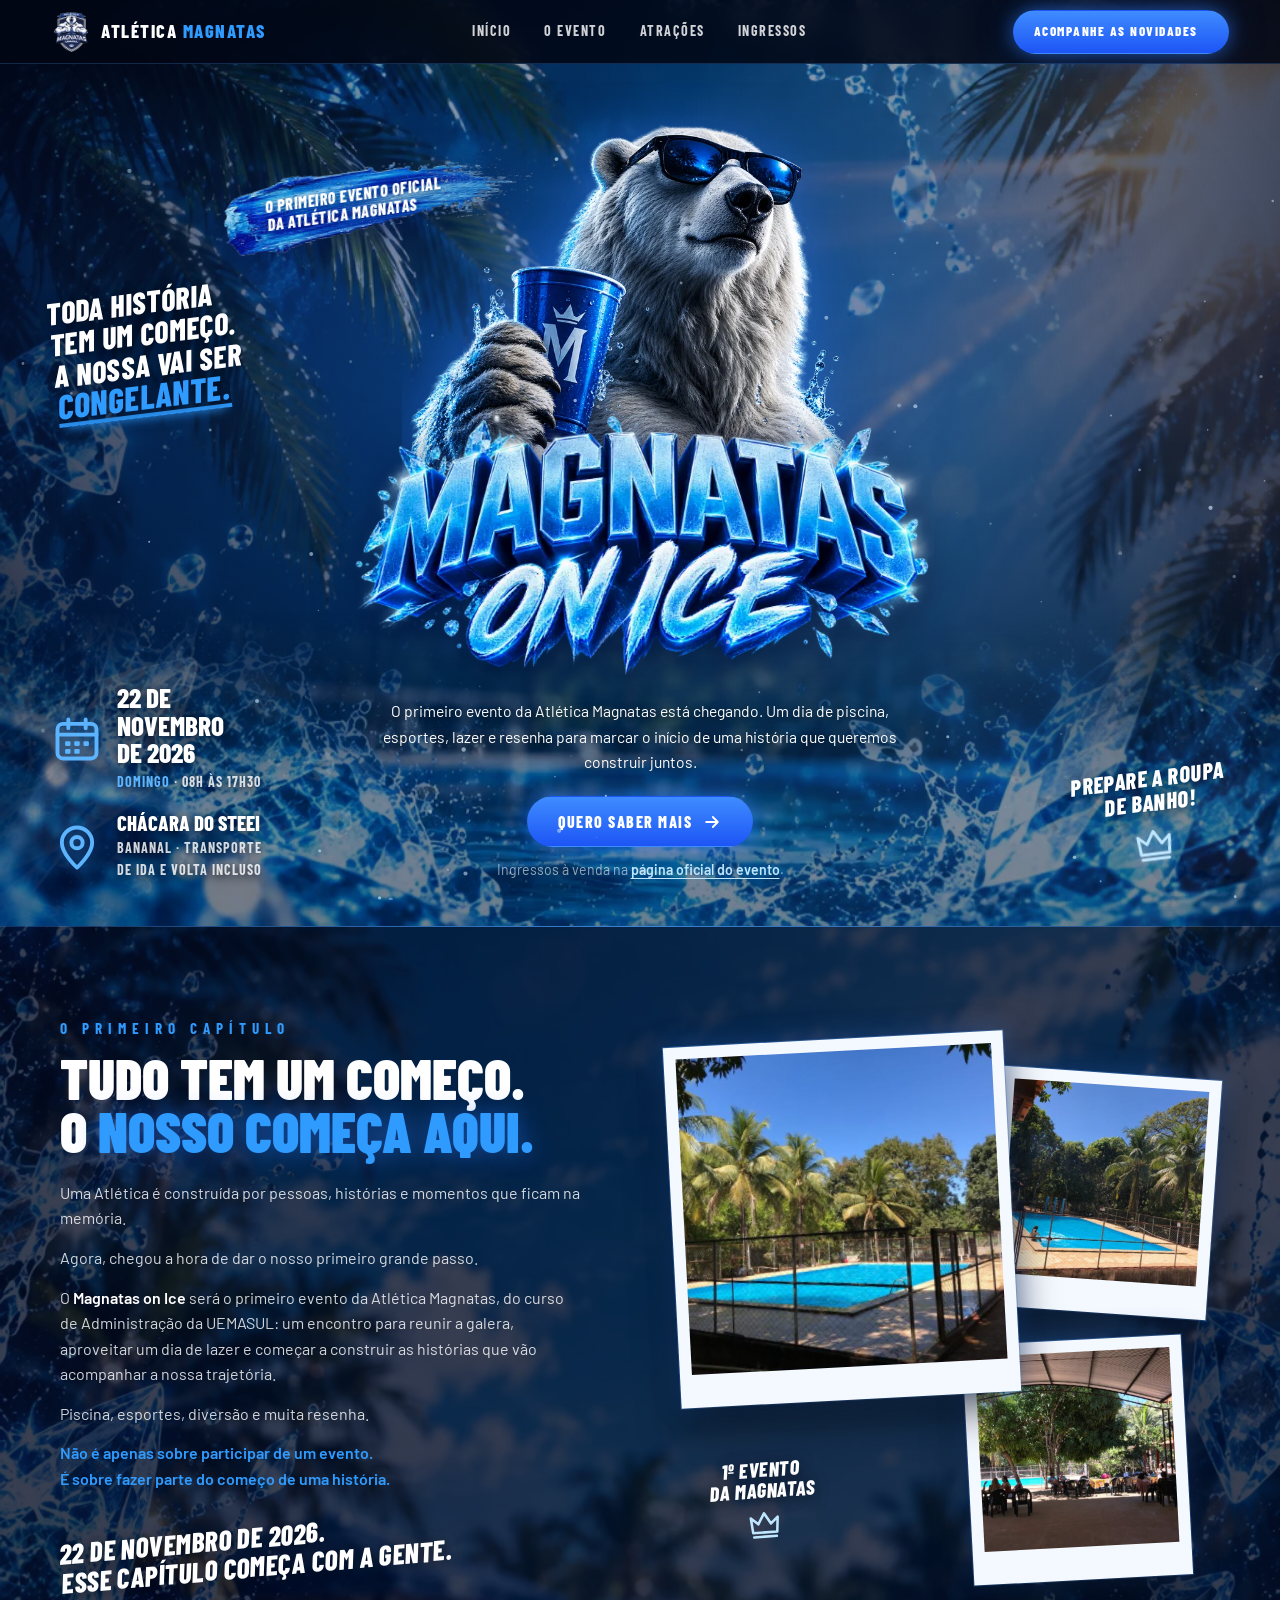
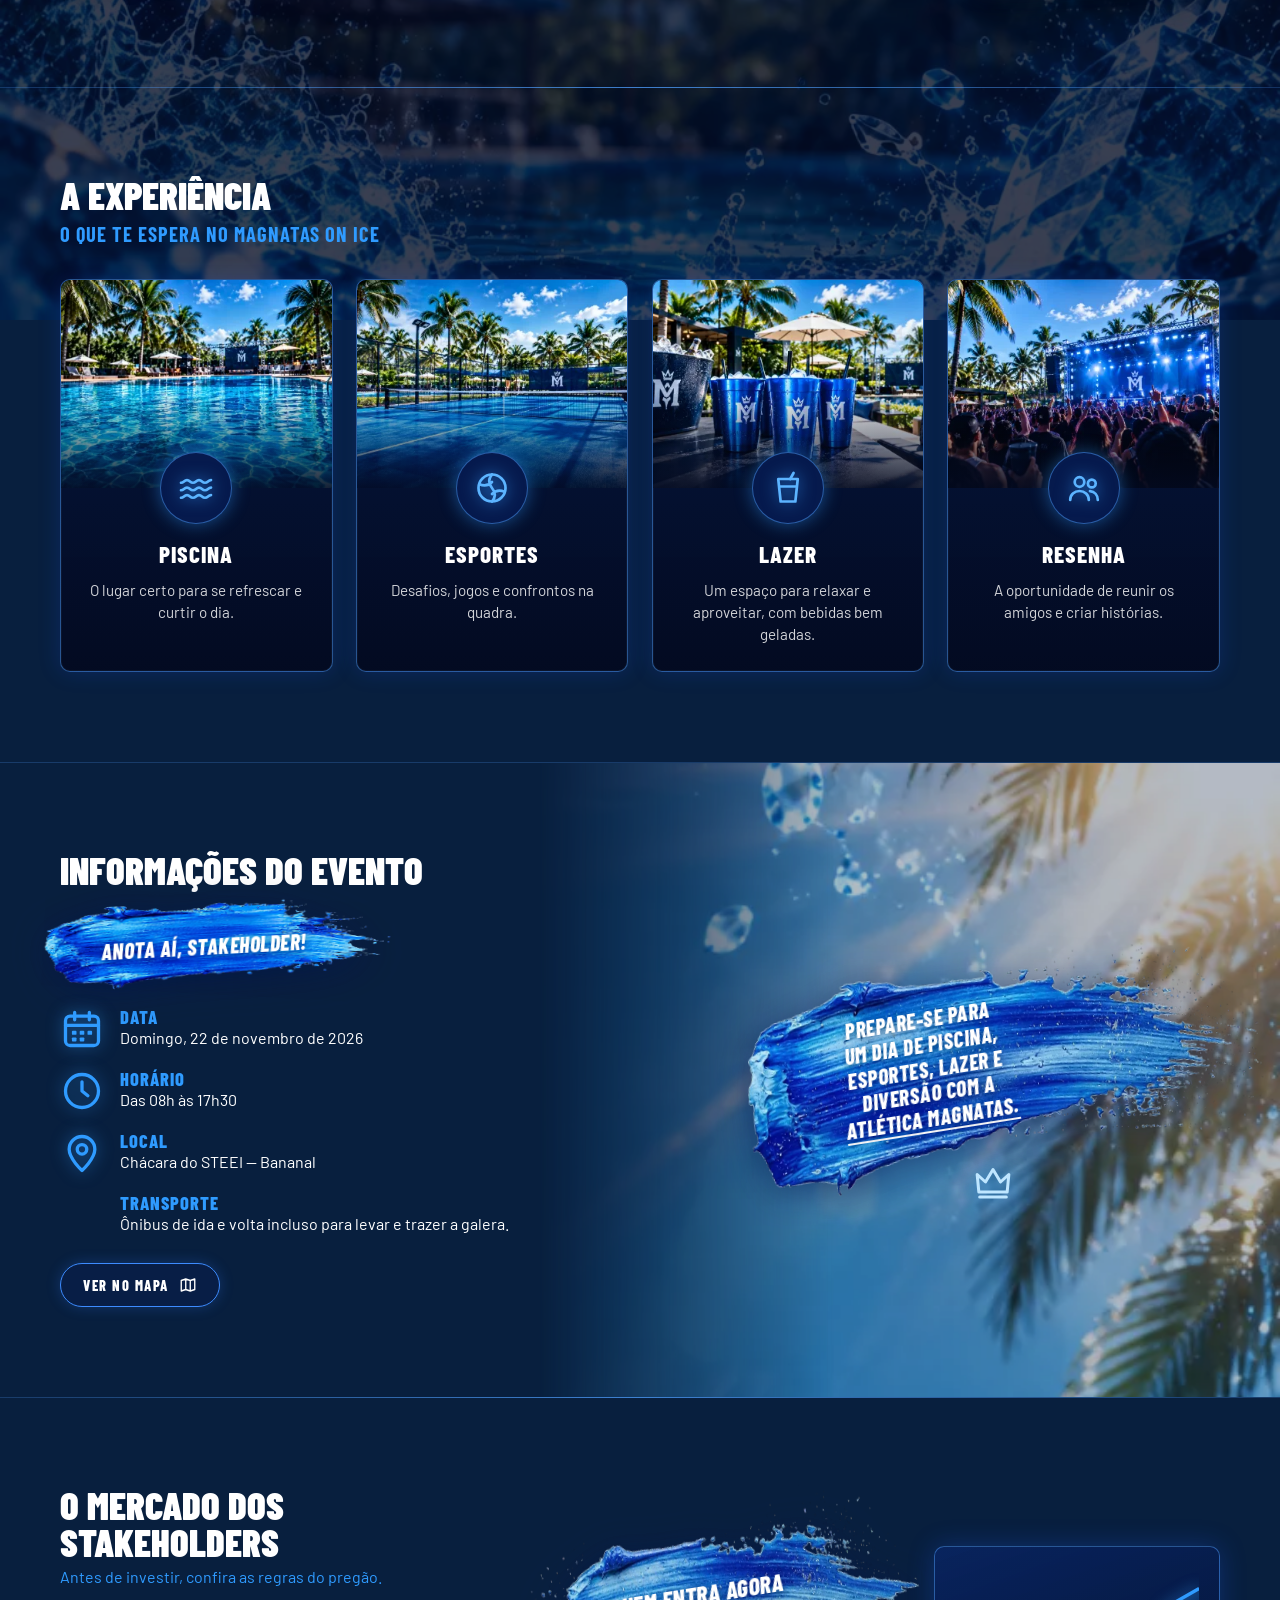
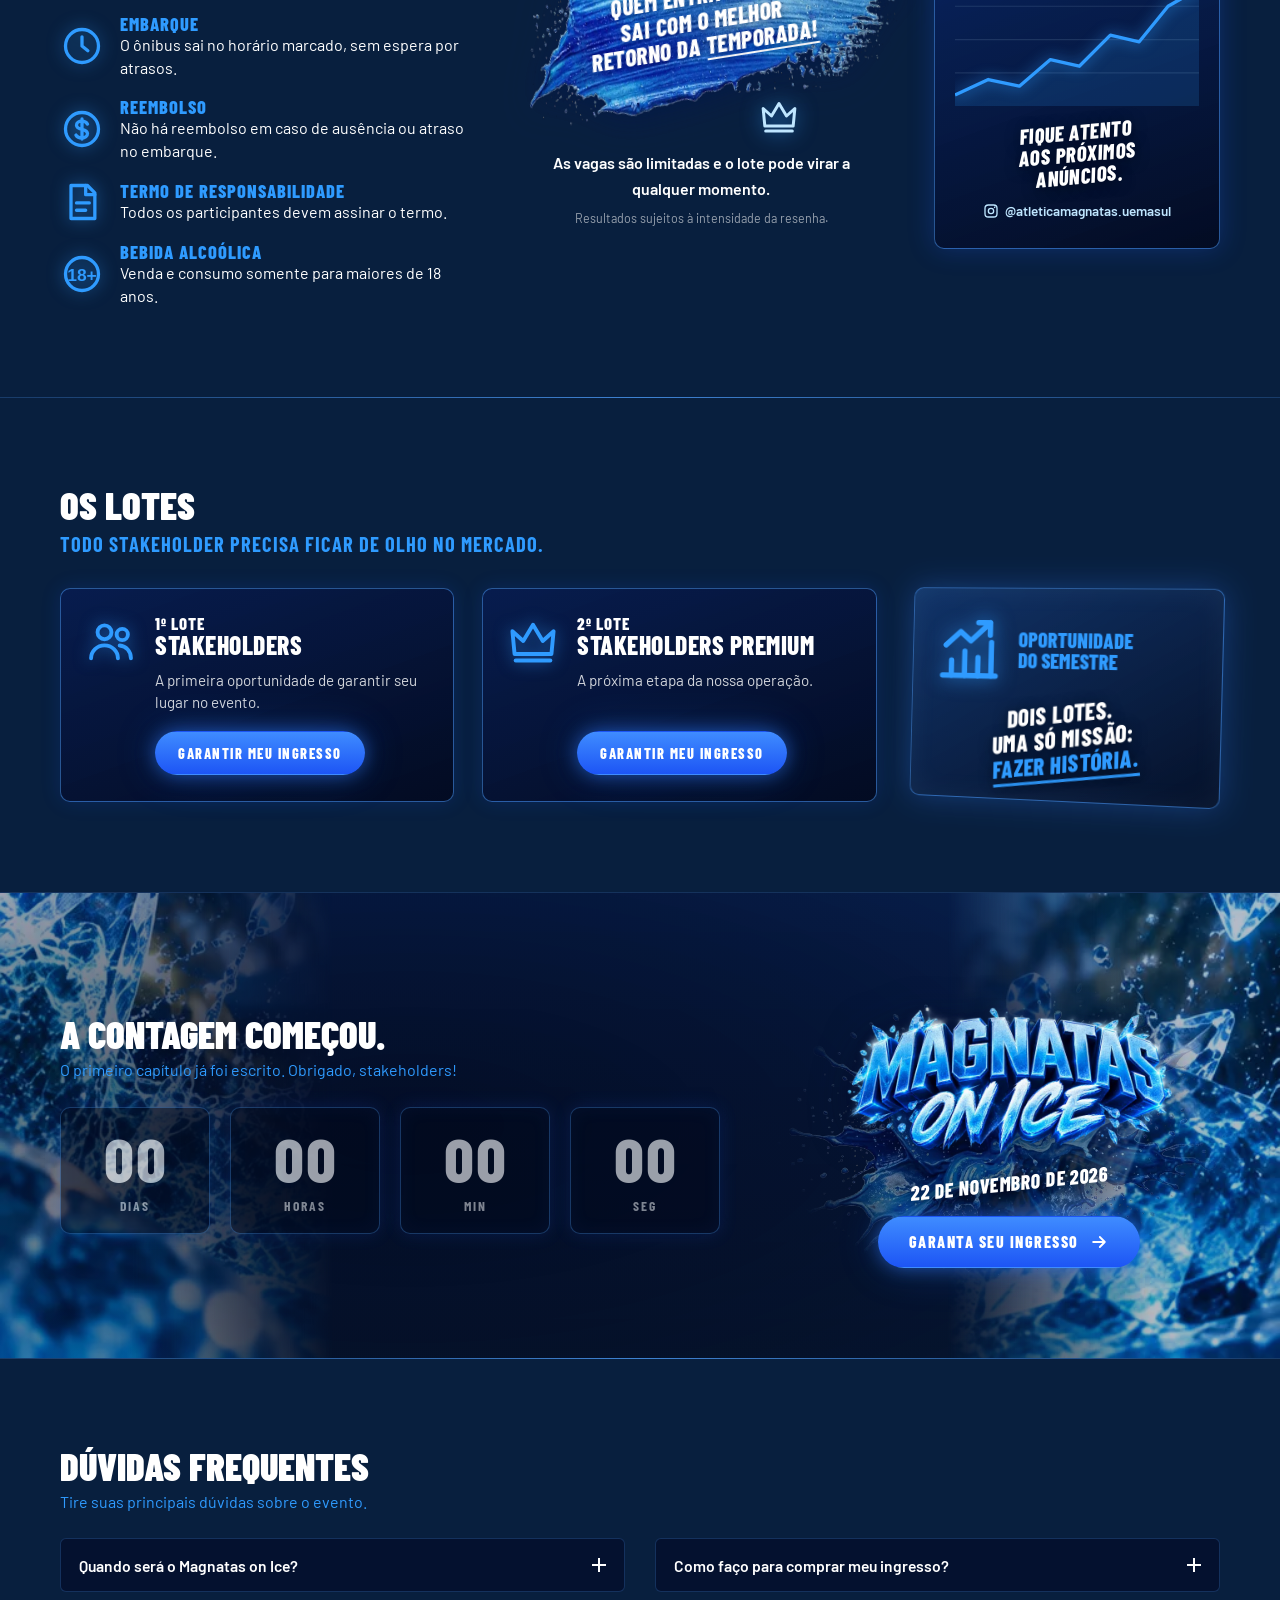
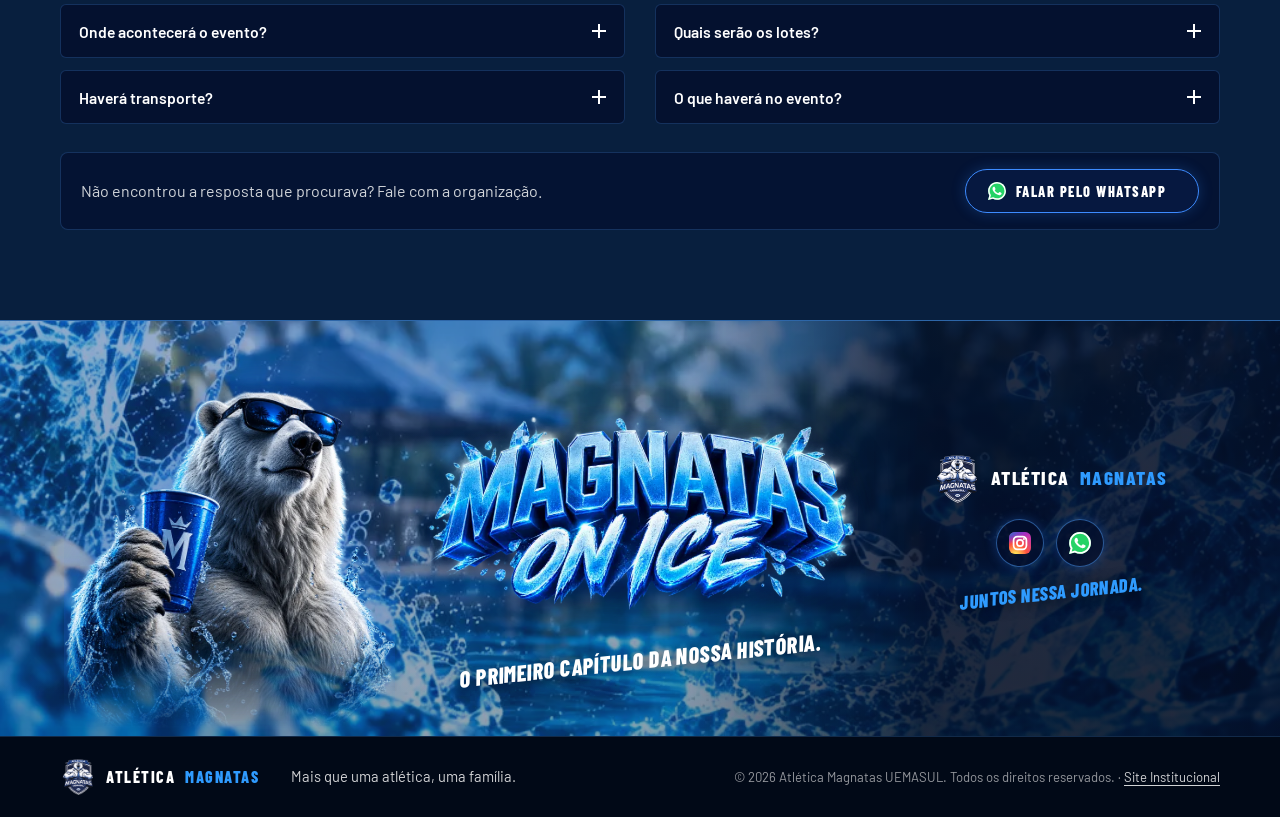
<file: index.html>
<!DOCTYPE html>
<html lang="pt-BR">
<head>
<meta charset="UTF-8">
<meta name="viewport" content="width=device-width, initial-scale=1.0">
<title>Magnatas on Ice — Atlética Magnatas UEMASUL</title>
<meta name="description" content="Magnatas on Ice, o primeiro evento da Atlética Magnatas UEMASUL. Domingo, 22 de novembro de 2026, das 08h às 17h30, na Chácara do STEEI (Bananal).">
<meta name="theme-color" content="#02040E">
<!-- Prévia de compartilhamento (WhatsApp, Telegram, Facebook, X). URLs absolutas do domínio oficial na Vercel.
     Capa: img/compartilhamento/capa-magnatas-on-ice.jpg (cópia otimizada do PNG original 1600x836, mesma pasta).
     Se trocar a imagem, mude também o nome do arquivo: as plataformas guardam a prévia em cache pela URL. -->
<link rel="canonical" href="https://magnatas-sand.vercel.app/">
<meta property="og:type" content="website">
<meta property="og:locale" content="pt_BR">
<meta property="og:site_name" content="Atlética Magnatas UEMASUL">
<meta property="og:url" content="https://magnatas-sand.vercel.app/">
<meta property="og:title" content="MAGNATAS ON ICE | O Verão Vai Congelar">
<meta property="og:description" content="Prepare a roupa de banho e a disposição! Dia 22 de novembro de 2026, a Atlética Magnatas espera você para um dia de piscina, esportes, lazer e diversão.">
<meta property="og:image" content="https://magnatas-sand.vercel.app/magnatas-on-ice/img/compartilhamento/capa-magnatas-on-ice.jpg">
<meta property="og:image:secure_url" content="https://magnatas-sand.vercel.app/magnatas-on-ice/img/compartilhamento/capa-magnatas-on-ice.jpg">
<meta property="og:image:type" content="image/jpeg">
<meta property="og:image:width" content="1600">
<meta property="og:image:height" content="836">
<meta property="og:image:alt" content="Arte do Magnatas on Ice: urso-polar de óculos escuros com copo azul da Atlética Magnatas, logotipo do evento, data 22 de novembro de 2026 e Chácara do STEEI.">
<meta name="twitter:card" content="summary_large_image">
<meta name="twitter:title" content="MAGNATAS ON ICE | O Verão Vai Congelar">
<meta name="twitter:description" content="Prepare a roupa de banho e a disposição! Dia 22 de novembro de 2026, a Atlética Magnatas espera você para um dia de piscina, esportes, lazer e diversão.">
<meta name="twitter:image" content="https://magnatas-sand.vercel.app/magnatas-on-ice/img/compartilhamento/capa-magnatas-on-ice.jpg">
<meta name="twitter:image:alt" content="Arte do Magnatas on Ice: urso-polar de óculos escuros com copo azul da Atlética Magnatas, logotipo do evento, data 22 de novembro de 2026 e Chácara do STEEI.">
<link rel="icon" type="image/png" href="magnatas-on-ice/img/logo-sm.png">
<!-- Fontes Barlow hospedadas localmente (fonts/, licença OFL). Pré-carrega só os pesos do título. -->
<link rel="preload" as="font" type="font/woff2" href="magnatas-on-ice/fonts/barlow-condensed-800.woff2" crossorigin>
<link rel="preload" as="font" type="font/woff2" href="magnatas-on-ice/fonts/barlow-condensed-800-italic.woff2" crossorigin>
<link rel="preload" as="image" type="image/webp" href="magnatas-on-ice/img/fundo-paraiso-tropical-gelo-agua.webp">
<link rel="stylesheet" href="magnatas-on-ice/css/style.css">
<script src="magnatas-on-ice/js/main.js" defer></script>
</head>
<body>

<!-- Ícones (traço em currentColor) -->
<svg width="0" height="0" class="sr-only" aria-hidden="true" focusable="false">
  <symbol id="icone-instagram" viewBox="0 0 24 24"><rect x="3" y="3" width="18" height="18" rx="5" fill="none" stroke="currentColor" stroke-width="2"/><circle cx="12" cy="12" r="4" fill="none" stroke="currentColor" stroke-width="2"/><circle cx="17.5" cy="6.5" r="1.2" fill="currentColor"/></symbol>
  <!-- Logomarca do Instagram (degradê da marca), usada ao lado do WhatsApp no rodapé -->
  <radialGradient id="ig-degrade" cx="7" cy="25.5" r="25" gradientUnits="userSpaceOnUse"><stop offset="0" stop-color="#FFDD55"/><stop offset=".1" stop-color="#FFDD55"/><stop offset=".5" stop-color="#FF543E"/><stop offset="1" stop-color="#C837AB"/></radialGradient>
  <radialGradient id="ig-degrade-roxo" cx="-3" cy="1.5" r="12" gradientTransform="matrix(.2 1 -2.6 .52 1.5 3.7)" gradientUnits="userSpaceOnUse"><stop offset="0" stop-color="#3771C8"/><stop offset=".13" stop-color="#3771C8"/><stop offset="1" stop-color="#6600FF" stop-opacity="0"/></radialGradient>
  <symbol id="icone-instagram-marca" viewBox="0 0 24 24"><rect width="24" height="24" rx="6.5" fill="url(#ig-degrade)"/><rect width="24" height="24" rx="6.5" fill="url(#ig-degrade-roxo)"/><rect x="5" y="5" width="14" height="14" rx="4.2" fill="none" stroke="#FFF" stroke-width="1.9"/><circle cx="12" cy="12" r="3.4" fill="none" stroke="#FFF" stroke-width="1.9"/><circle cx="16.3" cy="7.7" r="1.05" fill="#FFF"/></symbol>
  <symbol id="icone-whatsapp" viewBox="0 0 24 24"><path d="M20.464 3.488A11.815 11.815 0 0 0 12.05 0C5.495 0 .16 5.335.157 11.892c0 2.096.547 4.142 1.588 5.945L.057 24l6.305-1.654a11.882 11.882 0 0 0 5.683 1.448h.005c6.554 0 11.89-5.335 11.893-11.893a11.821 11.821 0 0 0-3.48-8.413z" fill="#25D366"/><path d="M17.472 14.382c-.297-.149-1.758-.867-2.03-.967-.273-.099-.471-.148-.67.15-.197.297-.767.966-.94 1.164-.173.199-.347.223-.644.075-.297-.15-1.255-.463-2.39-1.475-.883-.788-1.48-1.761-1.653-2.059-.173-.297-.018-.458.13-.606.134-.133.298-.347.446-.52.149-.174.198-.298.298-.497.099-.198.05-.371-.025-.52-.075-.149-.669-1.612-.916-2.207-.242-.579-.487-.5-.669-.51-.173-.008-.371-.01-.57-.01-.198 0-.52.074-.792.372-.272.297-1.04 1.016-1.04 2.479 0 1.462 1.065 2.875 1.213 3.074.149.198 2.096 3.2 5.077 4.487.709.306 1.262.489 1.694.625.712.227 1.36.195 1.871.118.571-.085 1.758-.719 2.006-1.413.248-.694.248-1.289.173-1.413-.074-.124-.272-.198-.57-.347m-5.421 7.403h-.004a9.87 9.87 0 0 1-5.031-1.378l-.361-.214-3.741.982.998-3.648-.235-.374a9.86 9.86 0 0 1-1.51-5.26c.001-5.45 4.436-9.884 9.888-9.884 2.64 0 5.122 1.03 6.988 2.898a9.825 9.825 0 0 1 2.893 6.994c-.003 5.45-4.437 9.884-9.885 9.884m8.413-18.297A11.815 11.815 0 0 0 12.05 0C5.495 0 .16 5.335.157 11.892c0 2.096.547 4.142 1.588 5.945L.057 24l6.305-1.654a11.882 11.882 0 0 0 5.683 1.448h.005c6.554 0 11.89-5.335 11.893-11.893a11.821 11.821 0 0 0-3.48-8.413z" fill="#FFF"/></symbol>
  <symbol id="icone-calendario" viewBox="0 0 24 24"><g fill="none" stroke="currentColor" stroke-width="1.8" stroke-linecap="round"><rect x="3" y="5" width="18" height="16" rx="2.5"/><path d="M3 10h18M8 3v4M16 3v4"/></g><g fill="currentColor"><rect x="6.5" y="13" width="2.5" height="2.2" rx=".5"/><rect x="10.75" y="13" width="2.5" height="2.2" rx=".5"/><rect x="15" y="13" width="2.5" height="2.2" rx=".5"/><rect x="6.5" y="16.6" width="2.5" height="2.2" rx=".5"/><rect x="10.75" y="16.6" width="2.5" height="2.2" rx=".5"/></g></symbol>
  <symbol id="icone-relogio" viewBox="0 0 24 24"><g fill="none" stroke="currentColor" stroke-width="1.8" stroke-linecap="round" stroke-linejoin="round"><circle cx="12" cy="12" r="9"/><path d="M12 7v5l3.2 2.6"/></g></symbol>
  <symbol id="icone-local" viewBox="0 0 24 24"><g fill="none" stroke="currentColor" stroke-width="1.8" stroke-linejoin="round"><path d="M12 21.5s-7-6.3-7-11.5a7 7 0 0 1 14 0c0 5.2-7 11.5-7 11.5z"/><circle cx="12" cy="10" r="2.6"/></g></symbol>
  <symbol id="icone-ondas" viewBox="0 0 24 24"><g fill="none" stroke="currentColor" stroke-width="1.8" stroke-linecap="round"><path d="M2 8.5c2 0 2-1.8 4-1.8s2 1.8 4 1.8 2-1.8 4-1.8 2 1.8 4 1.8 2-1.8 4-1.8"/><path d="M2 13.5c2 0 2-1.8 4-1.8s2 1.8 4 1.8 2-1.8 4-1.8 2 1.8 4 1.8 2-1.8 4-1.8"/><path d="M2 18.5c2 0 2-1.8 4-1.8s2 1.8 4 1.8 2-1.8 4-1.8 2 1.8 4 1.8 2-1.8 4-1.8"/></g></symbol>
  <symbol id="icone-bola" viewBox="0 0 24 24"><g fill="none" stroke="currentColor" stroke-width="1.8" stroke-linecap="round"><circle cx="12" cy="12" r="9"/><path d="M12 3c-2.5 3-2.5 6 0 9s2.5 6 0 9M3.6 9.5c3.3 1.4 6.2.8 8.4-1.5M20.4 14.5c-3.3-1.4-6.2-.8-8.4 1.5"/></g></symbol>
  <symbol id="icone-copo" viewBox="0 0 24 24"><g fill="none" stroke="currentColor" stroke-width="1.8" stroke-linecap="round" stroke-linejoin="round"><path d="M5.5 6h13l-1.6 15H7.1z"/><path d="M6.3 11h11.4M13.5 6l2.2-4"/></g></symbol>
  <symbol id="icone-pessoas" viewBox="0 0 24 24"><g fill="none" stroke="currentColor" stroke-width="1.8" stroke-linecap="round"><circle cx="9" cy="8" r="3.2"/><path d="M2.8 20c0-3.4 2.8-6 6.2-6s6.2 2.6 6.2 6"/><circle cx="17.2" cy="9" r="2.6"/><path d="M16 14.1c3 .3 5.2 2.6 5.2 5.9"/></g></symbol>
  <symbol id="icone-coroa" viewBox="0 0 24 24"><g fill="none" stroke="currentColor" stroke-width="1.8" stroke-linejoin="round" stroke-linecap="round"><path d="M3.5 18 2.5 7.5l5 4.5L12 4.5l4.5 7.5 5-4.5-1 10.5z"/><path d="M4 21h16"/></g></symbol>
  <symbol id="icone-grafico" viewBox="0 0 24 24"><g fill="none" stroke="currentColor" stroke-width="1.8" stroke-linecap="round" stroke-linejoin="round"><path d="M3 21h18"/><path d="M6 21v-5M10.5 21v-8M15 21v-6M19.5 21V10"/><path d="M4 11l5-4.5 3.5 3L19 3.5M15 3.5h4v4"/></g></symbol>
  <symbol id="icone-seta" viewBox="0 0 24 24"><path d="M5 12h14M13 6l6 6-6 6" fill="none" stroke="currentColor" stroke-width="2.2" stroke-linecap="round" stroke-linejoin="round"/></symbol>
  <symbol id="icone-mapa" viewBox="0 0 24 24"><path d="M9 4 3 6v14l6-2 6 2 6-2V4l-6 2-6-2zM9 4v14M15 6v14" fill="none" stroke="currentColor" stroke-width="1.8" stroke-linejoin="round"/></symbol>
  <symbol id="icone-documento" viewBox="0 0 24 24"><g fill="none" stroke="currentColor" stroke-width="1.8" stroke-linejoin="round" stroke-linecap="round"><path d="M6 3h9l4 4v14H6z"/><path d="M14 3v5h5M9 12.5h7M9 16.5h5"/></g></symbol>
  <symbol id="icone-moeda" viewBox="0 0 24 24"><g fill="none" stroke="currentColor" stroke-width="1.8" stroke-linecap="round"><circle cx="12" cy="12" r="9"/><path d="M12 6.5v11M15 9.3c-.6-1-1.7-1.6-3-1.6-1.8 0-3 .9-3 2.2 0 3 6 1.6 6 4.6 0 1.4-1.3 2.4-3.1 2.4-1.4 0-2.6-.6-3.2-1.6"/></g></symbol>
  <symbol id="icone-idade" viewBox="0 0 24 24"><circle cx="12" cy="12" r="9" fill="none" stroke="currentColor" stroke-width="1.8"/><text x="12" y="15.6" text-anchor="middle" font-family="Arial, sans-serif" font-size="9.5" font-weight="700" fill="currentColor">18+</text></symbol>
</svg>

<!-- Neve: uma única camada fixa do tamanho da tela, sobre todas as seções (decorativa, sem receber cliques) -->
<canvas class="neve" aria-hidden="true"></canvas>
<a class="skip-link" href="#conteudo">Pular para o conteúdo</a>

<!-- ═══ MENU ═══ -->
<header class="topbar" id="topo">
  <a class="brand" href="#inicio" aria-label="Atlética Magnatas — início da página">
    <img src="magnatas-on-ice/img/logo-sm.png" alt="" width="40" height="40">
    <span class="brand-text">Atlética <em>Magnatas</em></span>
  </a>

  <nav class="nav" id="nav" aria-label="Seções da página">
    <a href="#inicio">Início</a>
    <a href="#capitulo" data-secao="capitulo">O evento</a>
    <a href="#experiencia" data-secao="experiencia">Atrações</a>
    <a href="#lotes" data-secao="lotes">Ingressos</a>
    <a href="#faq" data-secao="faq" class="nav-extra">Dúvidas</a>
  </nav>

  <div class="topbar-acoes">
    <a class="btn btn-primario btn-sm topbar-cta" href="https://www.instagram.com/atleticamagnatas.uemasul/" target="_blank" rel="noopener">
      Acompanhe as novidades<span class="sr-only"> no Instagram (abre em nova aba)</span>
    </a>
    <button class="menu-toggle" id="menuToggle" aria-label="Abrir menu" aria-expanded="false" aria-controls="nav">
      <span></span><span></span><span></span>
    </button>
  </div>
</header>

<main id="conteudo">

  <!-- ═══ HERO ═══ -->
  <!-- O fundo oficial é global (css: body::before); .hero-fundo só reforça a leitura -->
  <section class="hero" id="inicio" aria-labelledby="hero-titulo">
    <div class="hero-fundo" aria-hidden="true"></div>
    <div class="hero-gelo" aria-hidden="true"></div>

    <div class="hero-palco">
      <!-- Mascote oficial: estático dentro do hero (sai de cena junto com ele ao rolar).
           Original: img/urso-magnatas-on-ice.png (1178x1335, transparente); a página usa as versões WebP.
           Se mudar a largura do mascote no CSS, ajuste também o "sizes". -->
      <div class="hero-mascote">
        <picture>
          <source type="image/webp"
                  srcset="magnatas-on-ice/img/urso-magnatas-on-ice-760.webp 760w, magnatas-on-ice/img/urso-magnatas-on-ice.webp 1178w"
                  sizes="(orientation: landscape) and (max-height: 500px) calc((100vh - 96px) * 0.8824), (min-width: 901px) min(46vw, 640px), min(98vw, 560px)">
          <img src="magnatas-on-ice/img/urso-magnatas-on-ice.png" width="1178" height="1335" fetchpriority="high" decoding="async"
               alt="Mascote do evento: urso-polar de óculos escuros azuis segurando um copo azul com o M da Atlética, entre respingos de água congelada.">
        </picture>
      </div>

      <p class="hero-tag pincel"><span>O primeiro evento oficial<br>da Atlética Magnatas</span></p>

      <div class="hero-centro">
        <!-- Logotipo oficial da campanha. Original: img/logo-magnatas-on-ice.png (1672x941, transparente).
             Se mudar a largura do título no CSS, ajuste também o "sizes". -->
        <h1 class="hero-titulo" id="hero-titulo">
          <picture>
            <source type="image/webp"
                    srcset="magnatas-on-ice/img/logo-magnatas-on-ice-800.webp 800w, magnatas-on-ice/img/logo-magnatas-on-ice-1400.webp 1400w"
                    sizes="(orientation: landscape) and (max-height: 500px) min(36vw, 75vh), (min-width: 901px) min(46vw, 680px, 100vh - 300px), min(92vw, 520px)">
            <img src="magnatas-on-ice/img/logo-magnatas-on-ice.png" width="1672" height="941" alt="Magnatas on Ice" fetchpriority="high" decoding="async">
          </picture>
        </h1>
        <p class="hero-texto">O primeiro evento da Atlética Magnatas está chegando. Um dia de piscina, esportes, lazer e resenha para marcar o início de uma história que queremos construir juntos.</p>
        <div class="hero-acoes">
          <a class="btn btn-primario" href="#capitulo">Quero saber mais <svg width="20" height="20" aria-hidden="true" focusable="false"><use href="#icone-seta"/></svg></a>
        </div>
        <p class="hero-nota">Ingressos à venda na <a data-ingressos href="https://www.sympla.com.br/evento/magnatas-on-ice/3632754?share_id=whatsapp" target="_blank" rel="noopener noreferrer">página oficial do evento<span class="sr-only"> (abre em nova aba)</span></a>.</p>
      </div>

      <p class="hero-slogan manuscrito" aria-hidden="true">Toda história<br>tem um começo.<br>A nossa vai ser<br><strong>congelante.</strong></p>

      <ul class="hero-dados">
        <li>
          <svg class="hero-dados-icone" width="44" height="44" aria-hidden="true" focusable="false"><use href="#icone-calendario"/></svg>
          <span><strong class="hero-data">22 de novembro<br>de 2026</strong><span class="hero-dia"><em>Domingo</em> · 08h às 17h30</span></span>
        </li>
        <li>
          <svg class="hero-dados-icone" width="44" height="44" aria-hidden="true" focusable="false"><use href="#icone-local"/></svg>
          <span><strong>Chácara do STEEI</strong><span class="hero-dia">Bananal · transporte de ida e volta incluso</span></span>
        </li>
      </ul>

      <p class="hero-roupa manuscrito" aria-hidden="true">Prepare a roupa<br>de banho!
        <svg width="40" height="40" focusable="false"><use href="#icone-coroa"/></svg>
      </p>
    </div>
  </section>

  <!-- ═══ O PRIMEIRO CAPÍTULO ═══ -->
  <section class="secao capitulo" id="capitulo" aria-labelledby="capitulo-titulo">
    <div class="container capitulo-grid">
      <div class="capitulo-texto">
        <p class="secao-tag">O primeiro capítulo</p>
        <h2 class="secao-titulo" id="capitulo-titulo">Tudo tem um começo.<br>O <span class="destaque">nosso começa aqui.</span></h2>
        <p>Uma Atlética é construída por pessoas, histórias e momentos que ficam na memória.</p>
        <p>Agora, chegou a hora de dar o nosso primeiro grande passo.</p>
        <p>O <strong>Magnatas on Ice</strong> será o primeiro evento da Atlética Magnatas, do curso de Administração da UEMASUL: um encontro para reunir a galera, aproveitar um dia de lazer e começar a construir as histórias que vão acompanhar a nossa trajetória.</p>
        <p>Piscina, esportes, diversão e muita resenha.</p>
        <p class="capitulo-destaque">Não é apenas sobre participar de um evento.<br>É sobre fazer parte do começo de uma história.</p>
        <p class="capitulo-assinatura manuscrito">22 de novembro de 2026.<br>Esse capítulo começa com a gente.</p>
      </div>

      <!-- Fotos reais do local do evento (Chácara do STEEI). Recortes da montagem original "local do evento.png",
           sem tratamento, em img/local/. -->
      <div class="capitulo-fotos">
        <figure class="polaroid polaroid-principal"><img src="magnatas-on-ice/img/local/local-magnatas-piscina-01.png" alt="Piscina do local do evento vista de frente, cercada por palmeiras" width="283" height="283" loading="lazy" decoding="async"></figure>
        <figure class="polaroid polaroid-apoio-1"><img src="magnatas-on-ice/img/local/local-magnatas-piscina-03.png" alt="Piscina do local do evento vista de outro ângulo, com coqueiros ao fundo" width="283" height="283" loading="lazy" decoding="async"></figure>
        <figure class="polaroid polaroid-apoio-2"><img src="magnatas-on-ice/img/local/local-magnatas-area-coberta-04.png" alt="Área coberta do local do evento, com mesas e cadeiras de frente para a piscina" width="283" height="283" loading="lazy" decoding="async"></figure>
        <p class="capitulo-selo manuscrito" aria-hidden="true">1º evento<br>da Magnatas <svg width="34" height="34" focusable="false"><use href="#icone-coroa"/></svg></p>
      </div>
    </div>
  </section>

  <!-- ═══ A EXPERIÊNCIA ═══ -->
  <section class="secao experiencia" id="experiencia" aria-labelledby="experiencia-titulo">
    <div class="container">
      <h2 class="secao-titulo secao-titulo-sm" id="experiencia-titulo">A experiência</h2>
      <p class="secao-sub">O que te espera no Magnatas on Ice</p>
      <!-- Imagens ilustrativas da experiência em img/experiencia/ (originais .png; a página usa WebP 480/800). -->
      <ul class="cards-experiencia">
        <li class="card-exp card-exp-piscina">
          <div class="card-midia"><img src="magnatas-on-ice/img/experiencia/experiencia-piscina-800.webp" srcset="magnatas-on-ice/img/experiencia/experiencia-piscina-480.webp 480w, magnatas-on-ice/img/experiencia/experiencia-piscina-800.webp 800w" sizes="(max-width: 380px) 92vw, (max-width: 900px) 46vw, 270px" alt="Ilustração: piscina ao ar livre cercada por palmeiras, em dia de sol" width="800" height="451" loading="lazy" decoding="async"></div>
          <span class="card-icone" aria-hidden="true"><svg width="30" height="30" focusable="false"><use href="#icone-ondas"/></svg></span>
          <h3>Piscina</h3>
          <p>O lugar certo para se refrescar e curtir o dia.</p>
        </li>
        <li class="card-exp card-exp-esportes">
          <div class="card-midia"><img src="magnatas-on-ice/img/experiencia/experiencia-esportes-800.webp" srcset="magnatas-on-ice/img/experiencia/experiencia-esportes-480.webp 480w, magnatas-on-ice/img/experiencia/experiencia-esportes-800.webp 800w" sizes="(max-width: 380px) 92vw, (max-width: 900px) 46vw, 270px" alt="Ilustração: quadra esportiva azul com rede, entre palmeiras" width="800" height="451" loading="lazy" decoding="async"></div>
          <span class="card-icone" aria-hidden="true"><svg width="30" height="30" focusable="false"><use href="#icone-bola"/></svg></span>
          <h3>Esportes</h3>
          <p>Desafios, jogos e confrontos na quadra.</p>
        </li>
        <li class="card-exp card-exp-lazer">
          <div class="card-midia"><img src="magnatas-on-ice/img/experiencia/experiencia-lazer-800.webp" srcset="magnatas-on-ice/img/experiencia/experiencia-lazer-480.webp 480w, magnatas-on-ice/img/experiencia/experiencia-lazer-800.webp 800w" sizes="(max-width: 380px) 92vw, (max-width: 900px) 46vw, 270px" alt="Ilustração: copos azuis com o M da Atlética e bebidas no gelo, à beira da piscina" width="800" height="451" loading="lazy" decoding="async"></div>
          <span class="card-icone" aria-hidden="true"><svg width="30" height="30" focusable="false"><use href="#icone-copo"/></svg></span>
          <h3>Lazer</h3>
          <p>Um espaço para relaxar e aproveitar, com bebidas bem geladas.</p>
        </li>
        <li class="card-exp card-exp-resenha">
          <div class="card-midia"><img src="magnatas-on-ice/img/experiencia/experiencia-resenha-800.webp" srcset="magnatas-on-ice/img/experiencia/experiencia-resenha-480.webp 480w, magnatas-on-ice/img/experiencia/experiencia-resenha-800.webp 800w" sizes="(max-width: 380px) 92vw, (max-width: 900px) 46vw, 270px" alt="Ilustração: público reunido diante de um palco com luzes azuis, entre palmeiras" width="800" height="451" loading="lazy" decoding="async"></div>
          <span class="card-icone" aria-hidden="true"><svg width="30" height="30" focusable="false"><use href="#icone-pessoas"/></svg></span>
          <h3>Resenha</h3>
          <p>A oportunidade de reunir os amigos e criar histórias.</p>
        </li>
      </ul>
    </div>
  </section>

  <!-- ═══ INFORMAÇÕES DO EVENTO ═══ -->
  <!-- Dados conferidos na página oficial do evento (início 22/11/2026 08:00 -03:00, término 17:30). -->
  <section class="secao informacoes" id="informacoes" aria-labelledby="info-titulo">
    <div class="container info-grid">
      <div class="info-coluna">
        <h2 class="secao-titulo secao-titulo-sm" id="info-titulo">Informações do evento</h2>
        <p class="pincel pincel-sub"><span>Anota aí, stakeholder!</span></p>
        <ul class="lista-icones">
          <li><svg width="40" height="40" aria-hidden="true" focusable="false"><use href="#icone-calendario"/></svg><span><strong>Data</strong>Domingo, 22 de novembro de 2026</span></li>
          <li><svg width="40" height="40" aria-hidden="true" focusable="false"><use href="#icone-relogio"/></svg><span><strong>Horário</strong>Das 08h às 17h30</span></li>
          <li><svg width="40" height="40" aria-hidden="true" focusable="false"><use href="#icone-local"/></svg><span><strong>Local</strong>Chácara do STEEI — Bananal</span></li>
          <li class="sem-icone"><span><strong>Transporte</strong>Ônibus de ida e volta incluso para levar e trazer a galera.</span></li>
        </ul>
        <!-- Link oficial do local (Chácara do STEEI — Bananal) no Google Maps -->
        <a class="btn btn-contorno btn-sm" href="https://maps.app.goo.gl/6aMqxwr9tk5iqEum7?g_st=iw" target="_blank" rel="noopener noreferrer">
          Ver no mapa <svg width="18" height="18" aria-hidden="true" focusable="false"><use href="#icone-mapa"/></svg><span class="sr-only"> (abre em nova aba)</span>
        </a>
      </div>
      <div class="info-arte" aria-hidden="true">
        <p class="pincel pincel-citacao"><span>Prepare-se para<br>um dia de piscina,<br>esportes, lazer e<br>diversão com a<br><u>Atlética Magnatas.</u></span></p>
        <svg class="coroa-solta" width="40" height="40" focusable="false"><use href="#icone-coroa"/></svg>
      </div>
    </div>
  </section>

  <!-- ═══ O MERCADO DOS STAKEHOLDERS ═══ -->
  <!-- Regras: "Informações importantes" da página oficial do evento -->
  <section class="secao mercado" id="mercado" aria-labelledby="mercado-titulo">
    <div class="container mercado-grid">
      <div class="mercado-coluna">
        <h2 class="secao-titulo secao-titulo-sm" id="mercado-titulo">O mercado dos stakeholders</h2>
        <p class="secao-sub secao-sub-sm">Antes de investir, confira as regras do pregão.</p>
        <ul class="lista-icones">
          <li><svg width="40" height="40" aria-hidden="true" focusable="false"><use href="#icone-relogio"/></svg><span><strong>Embarque</strong>O ônibus sai no horário marcado, sem espera por atrasos.</span></li>
          <li><svg width="40" height="40" aria-hidden="true" focusable="false"><use href="#icone-moeda"/></svg><span><strong>Reembolso</strong>Não há reembolso em caso de ausência ou atraso no embarque.</span></li>
          <li><svg width="40" height="40" aria-hidden="true" focusable="false"><use href="#icone-documento"/></svg><span><strong>Termo de responsabilidade</strong>Todos os participantes devem assinar o termo.</span></li>
          <li><svg width="40" height="40" aria-hidden="true" focusable="false"><use href="#icone-idade"/></svg><span><strong>Bebida alcoólica</strong>Venda e consumo somente para maiores de 18 anos.</span></li>
        </ul>
      </div>
      <div class="mercado-centro">
        <p class="pincel pincel-citacao"><span>Quem entra agora<br>sai com o melhor<br>retorno da <u>temporada!</u></span></p>
        <svg class="coroa-solta" width="40" height="40" aria-hidden="true" focusable="false"><use href="#icone-coroa"/></svg>
        <p class="mercado-aviso">As vagas são limitadas e o lote pode virar a qualquer momento.</p>
        <p class="mercado-letrinha">Resultados sujeitos à intensidade da resenha.</p>
      </div>
      <a class="mercado-painel" href="https://www.instagram.com/atleticamagnatas.uemasul/" target="_blank" rel="noopener">
        <svg class="mercado-grafico" viewBox="0 0 220 120" aria-hidden="true" focusable="false">
          <path class="grafico-grade" d="M0 30h220M0 60h220M0 90h220"/>
          <path class="grafico-area" d="M0 110 L30 96 L58 102 L86 78 L112 84 L140 56 L166 62 L192 30 L220 14 V120 H0 Z"/>
          <path class="grafico-linha" d="M0 110 L30 96 L58 102 L86 78 L112 84 L140 56 L166 62 L192 30 L220 14"/>
        </svg>
        <span class="manuscrito">Fique atento<br>aos próximos<br>anúncios.</span>
        <span class="mercado-painel-link"><svg width="16" height="16" aria-hidden="true" focusable="false"><use href="#icone-instagram"/></svg> @atleticamagnatas.uemasul<span class="sr-only"> no Instagram (abre em nova aba)</span></span>
      </a>
    </div>
  </section>

  <!-- ═══ OS LOTES ═══ -->
  <!-- Nomes dos lotes conferidos na página oficial. Valores e prazos ficam na página oficial (não repetidos aqui). -->
  <section class="secao lotes" id="lotes" aria-labelledby="lotes-titulo">
    <div class="container">
      <h2 class="secao-titulo secao-titulo-sm" id="lotes-titulo">Os lotes</h2>
      <p class="secao-sub">Todo stakeholder precisa ficar de olho no mercado.</p>
      <div class="lotes-grid">
        <article class="card-lote">
          <svg class="card-lote-icone" width="52" height="52" aria-hidden="true" focusable="false"><use href="#icone-pessoas"/></svg>
          <div>
            <p class="card-lote-ordem">1º lote</p>
            <h3>Stakeholders</h3>
            <p>A primeira oportunidade de garantir seu lugar no evento.</p>
            <a class="btn btn-primario btn-sm" data-ingressos href="https://www.sympla.com.br/evento/magnatas-on-ice/3632754?share_id=whatsapp" target="_blank" rel="noopener noreferrer">GARANTIR MEU INGRESSO<span class="sr-only"> o 1º lote, Stakeholders (abre em nova aba)</span></a>
          </div>
        </article>
        <article class="card-lote">
          <svg class="card-lote-icone" width="52" height="52" aria-hidden="true" focusable="false"><use href="#icone-coroa"/></svg>
          <div>
            <p class="card-lote-ordem">2º lote</p>
            <h3>Stakeholders Premium</h3>
            <p>A próxima etapa da nossa operação.</p>
            <a class="btn btn-primario btn-sm" data-ingressos href="https://www.sympla.com.br/evento/magnatas-on-ice/3632754?share_id=whatsapp" target="_blank" rel="noopener noreferrer">GARANTIR MEU INGRESSO<span class="sr-only"> o 2º lote, Stakeholders Premium (abre em nova aba)</span></a>
          </div>
        </article>
        <div class="lotes-oportunidade" aria-hidden="true">
          <svg width="74" height="74" focusable="false"><use href="#icone-grafico"/></svg>
          <p class="lotes-oportunidade-titulo">Oportunidade<br>do semestre</p>
          <p class="manuscrito">Dois lotes.<br>Uma só missão:<br><u>fazer história.</u></p>
        </div>
      </div>
      <p class="ingressos-status" data-sem-ingressos hidden>Ingressos <span class="selo">em breve</span></p>
    </div>
  </section>

  <!-- ═══ A CONTAGEM COMEÇOU ═══ -->
  <!-- Alvo: início oficial do evento, horário de Brasília (UTC-3; o Brasil não adota horário de verão). -->
  <section class="secao contagem" id="contagem" aria-labelledby="contagem-titulo"
           data-alvo="2026-11-22T08:00:00-03:00" data-fim="2026-11-22T17:30:00-03:00">
    <div class="contagem-gelo" aria-hidden="true"></div>
    <div class="container contagem-grid">
      <div>
        <h2 class="secao-titulo secao-titulo-sm" id="contagem-titulo">A contagem começou.</h2>
        <p class="secao-sub secao-sub-sm" data-contagem-sub>O grande dia está chegando.</p>
        <div class="contagem-caixas" role="timer" aria-label="Contagem regressiva para domingo, 22 de novembro de 2026, às 8h (horário de Brasília)">
          <div class="contagem-caixa"><span class="contagem-num" data-unidade="dias">--</span><span class="contagem-rotulo">Dias</span></div>
          <div class="contagem-caixa"><span class="contagem-num" data-unidade="horas">--</span><span class="contagem-rotulo">Horas</span></div>
          <div class="contagem-caixa"><span class="contagem-num" data-unidade="min">--</span><span class="contagem-rotulo">Min</span></div>
          <div class="contagem-caixa"><span class="contagem-num" data-unidade="seg">--</span><span class="contagem-rotulo">Seg</span></div>
        </div>
      </div>
      <div class="contagem-assinatura">
        <!-- Logotipo oficial (img/logo-magnatas-on-ice.png) no lugar da assinatura escrita -->
        <p class="logo-assinatura contagem-logo"><picture><source type="image/webp" srcset="magnatas-on-ice/img/logo-magnatas-on-ice-800.webp 800w, magnatas-on-ice/img/logo-magnatas-on-ice-1400.webp 1400w" sizes="(min-width: 901px) 340px, 260px"><img src="magnatas-on-ice/img/logo-magnatas-on-ice.png" width="1672" height="941" alt="Magnatas on Ice" loading="lazy" decoding="async"></picture></p>
        <p class="contagem-data manuscrito">22 de novembro de 2026</p>
        <a class="btn btn-primario" data-ingressos href="https://www.sympla.com.br/evento/magnatas-on-ice/3632754?share_id=whatsapp" target="_blank" rel="noopener noreferrer">Garanta seu ingresso <svg width="20" height="20" aria-hidden="true" focusable="false"><use href="#icone-seta"/></svg><span class="sr-only"> (abre em nova aba)</span></a>
      </div>
    </div>
  </section>

  <!-- ═══ DÚVIDAS FREQUENTES ═══ -->
  <!-- Respostas baseadas somente nas informações oficiais do evento. -->
  <section class="secao faq" id="faq" aria-labelledby="faq-titulo">
    <div class="container">
      <h2 class="secao-titulo secao-titulo-sm" id="faq-titulo">Dúvidas frequentes</h2>
      <p class="secao-sub secao-sub-sm">Tire suas principais dúvidas sobre o evento.</p>
      <div class="faq-lista">
        <details class="faq-item">
          <summary>Quando será o Magnatas on Ice?</summary>
          <p>No domingo, 22 de novembro de 2026, das 08h às 17h30.</p>
        </details>
        <details class="faq-item">
          <summary>Como faço para comprar meu ingresso?</summary>
          <p>Os ingressos são vendidos pela <a data-ingressos href="https://www.sympla.com.br/evento/magnatas-on-ice/3632754?share_id=whatsapp" target="_blank" rel="noopener noreferrer">página oficial do evento<span class="sr-only"> (abre em nova aba)</span></a>.</p>
        </details>
        <details class="faq-item">
          <summary>Onde acontecerá o evento?</summary>
          <p>Na Chácara do STEEI, no Povoado Bananal, em Governador Edison Lobão (MA), próximo a Imperatriz.</p>
        </details>
        <details class="faq-item">
          <summary>Quais serão os lotes?</summary>
          <p>São dois lotes: o 1º lote, Stakeholders, e o 2º lote, Stakeholders Premium. Valores e prazos estão na página oficial do evento.</p>
        </details>
        <details class="faq-item">
          <summary>Haverá transporte?</summary>
          <p>Sim. O ingresso inclui ônibus de ida e volta. O ônibus sai no horário marcado, sem espera por atrasos.</p>
        </details>
        <details class="faq-item">
          <summary>O que haverá no evento?</summary>
          <p>Piscina para curtir o dia todo, quadra para jogos e confrontos, bebidas bem geladas e muito espaço para relaxar, jogar e fazer amizades. Venda e consumo de bebida alcoólica somente para maiores de 18 anos.</p>
        </details>
      </div>
      <div class="contato-duvidas">
        <p>Não encontrou a resposta que procurava? Fale com a organização.</p>
        <a class="btn btn-contorno btn-sm" href="https://api.whatsapp.com/send?phone=5599984976707&amp;text=Ol%C3%A1%21%20Estou%20entrando%20em%20contato%20para%20tirar%20algumas%20d%C3%BAvidas%20sobre%20o%20evento%20*Magnatas%20on%20Ice*%20%F0%9F%A7%8A%F0%9F%90%BB%E2%80%8D%E2%9D%84%EF%B8%8F" target="_blank" rel="noopener noreferrer">
          <svg width="18" height="18" aria-hidden="true" focusable="false"><use href="#icone-whatsapp"/></svg>
          Falar pelo WhatsApp<span class="sr-only"> com a organização (abre em nova aba)</span>
        </a>
      </div>
    </div>
  </section>

  <!-- ═══ CHAMADA FINAL ═══ -->
  <section class="final" aria-labelledby="final-titulo">
    <!-- Mesmo arquivo do hero: o "sizes" é igual ao do hero de propósito, para o navegador
         reaproveitar a imagem já baixada em vez de buscar outra variante. -->
    <div class="final-mascote" aria-hidden="true">
      <picture>
        <source type="image/webp"
                srcset="magnatas-on-ice/img/urso-magnatas-on-ice-760.webp 760w, magnatas-on-ice/img/urso-magnatas-on-ice.webp 1178w"
                sizes="(orientation: landscape) and (max-height: 500px) calc((100vh - 96px) * 0.8824), (min-width: 901px) min(46vw, 640px), min(98vw, 560px)">
        <img src="magnatas-on-ice/img/urso-magnatas-on-ice.png" alt="" width="1178" height="1335" loading="lazy" decoding="async">
      </picture>
    </div>
    <div class="final-centro">
      <h2 class="logo-assinatura final-logo-ice" id="final-titulo"><picture><source type="image/webp" srcset="magnatas-on-ice/img/logo-magnatas-on-ice-800.webp 800w, magnatas-on-ice/img/logo-magnatas-on-ice-1400.webp 1400w" sizes="(min-width: 901px) 460px, min(80vw, 340px)"><img src="magnatas-on-ice/img/logo-magnatas-on-ice.png" width="1672" height="941" alt="Magnatas on Ice" loading="lazy" decoding="async"></picture></h2>
      <p class="final-frase manuscrito">O primeiro capítulo da nossa história.</p>
    </div>
    <div class="final-marca">
      <p class="final-logo"><img src="magnatas-on-ice/img/logo-sm.png" alt="" width="48" height="48" loading="lazy"> Atlética <em>Magnatas</em></p>
      <ul class="redes" aria-label="Redes da Atlética Magnatas">
        <li><a href="https://www.instagram.com/atleticamagnatas.uemasul/" target="_blank" rel="noopener" aria-label="Instagram da Atlética Magnatas (abre em nova aba)"><svg width="22" height="22" aria-hidden="true" focusable="false"><use href="#icone-instagram-marca"/></svg></a></li>
        <li><a href="https://api.whatsapp.com/send?phone=5599984976707&amp;text=Ol%C3%A1%21%20Estou%20entrando%20em%20contato%20para%20tirar%20algumas%20d%C3%BAvidas%20sobre%20o%20evento%20*Magnatas%20on%20Ice*%20%F0%9F%A7%8A%F0%9F%90%BB%E2%80%8D%E2%9D%84%EF%B8%8F" target="_blank" rel="noopener noreferrer" aria-label="Falar com a organização pelo WhatsApp (abre em nova aba)"><svg width="22" height="22" aria-hidden="true" focusable="false"><use href="#icone-whatsapp"/></svg></a></li>
      </ul>
      <p class="manuscrito final-juntos">Juntos nessa jornada.</p>
    </div>
  </section>

</main>

<!-- ═══ RODAPÉ ═══ -->
<footer class="rodape">
  <div class="container rodape-grid">
    <p class="rodape-marca"><img src="magnatas-on-ice/img/logo-sm.png" alt="" width="36" height="36" loading="lazy"> Atlética <em>Magnatas</em></p>
    <p class="rodape-frase">Mais que uma atlética, uma família.</p>
    <p class="rodape-copy">© <span data-ano>2026</span> Atlética Magnatas UEMASUL. Todos os direitos reservados. · <a href="/site-institucional/">Site Institucional</a></p>
  </div>
</footer>

<!-- ═══ BARRA FIXA (celular) ═══
     Aparece só depois que os botões do hero saem da tela e some ao chegar na chamada final e no rodapé.
     Sem link de ingressos, oferece o Instagram; com link, oferece os ingressos. -->
<aside class="barra-acao" aria-label="Atalho do evento">
  <span class="logo-assinatura barra-logo"><picture><source type="image/webp" srcset="magnatas-on-ice/img/logo-magnatas-on-ice-800.webp 800w, magnatas-on-ice/img/logo-magnatas-on-ice-1400.webp 1400w" sizes="110px"><img src="magnatas-on-ice/img/logo-magnatas-on-ice.png" width="1672" height="941" alt="Magnatas on Ice" loading="lazy" decoding="async"></picture></span>
  <a class="btn btn-primario btn-sm" data-ingressos href="https://www.sympla.com.br/evento/magnatas-on-ice/3632754?share_id=whatsapp" target="_blank" rel="noopener noreferrer">Ingressos<span class="sr-only"> (abre em nova aba)</span></a>
  <a class="btn btn-primario btn-sm" data-sem-ingressos href="https://www.instagram.com/atleticamagnatas.uemasul/" target="_blank" rel="noopener" hidden>
    <svg width="18" height="18" aria-hidden="true" focusable="false"><use href="#icone-instagram"/></svg>
    Seguir no Instagram<span class="sr-only"> (abre em nova aba)</span>
  </a>
</aside>

</body>
</html>
</file>
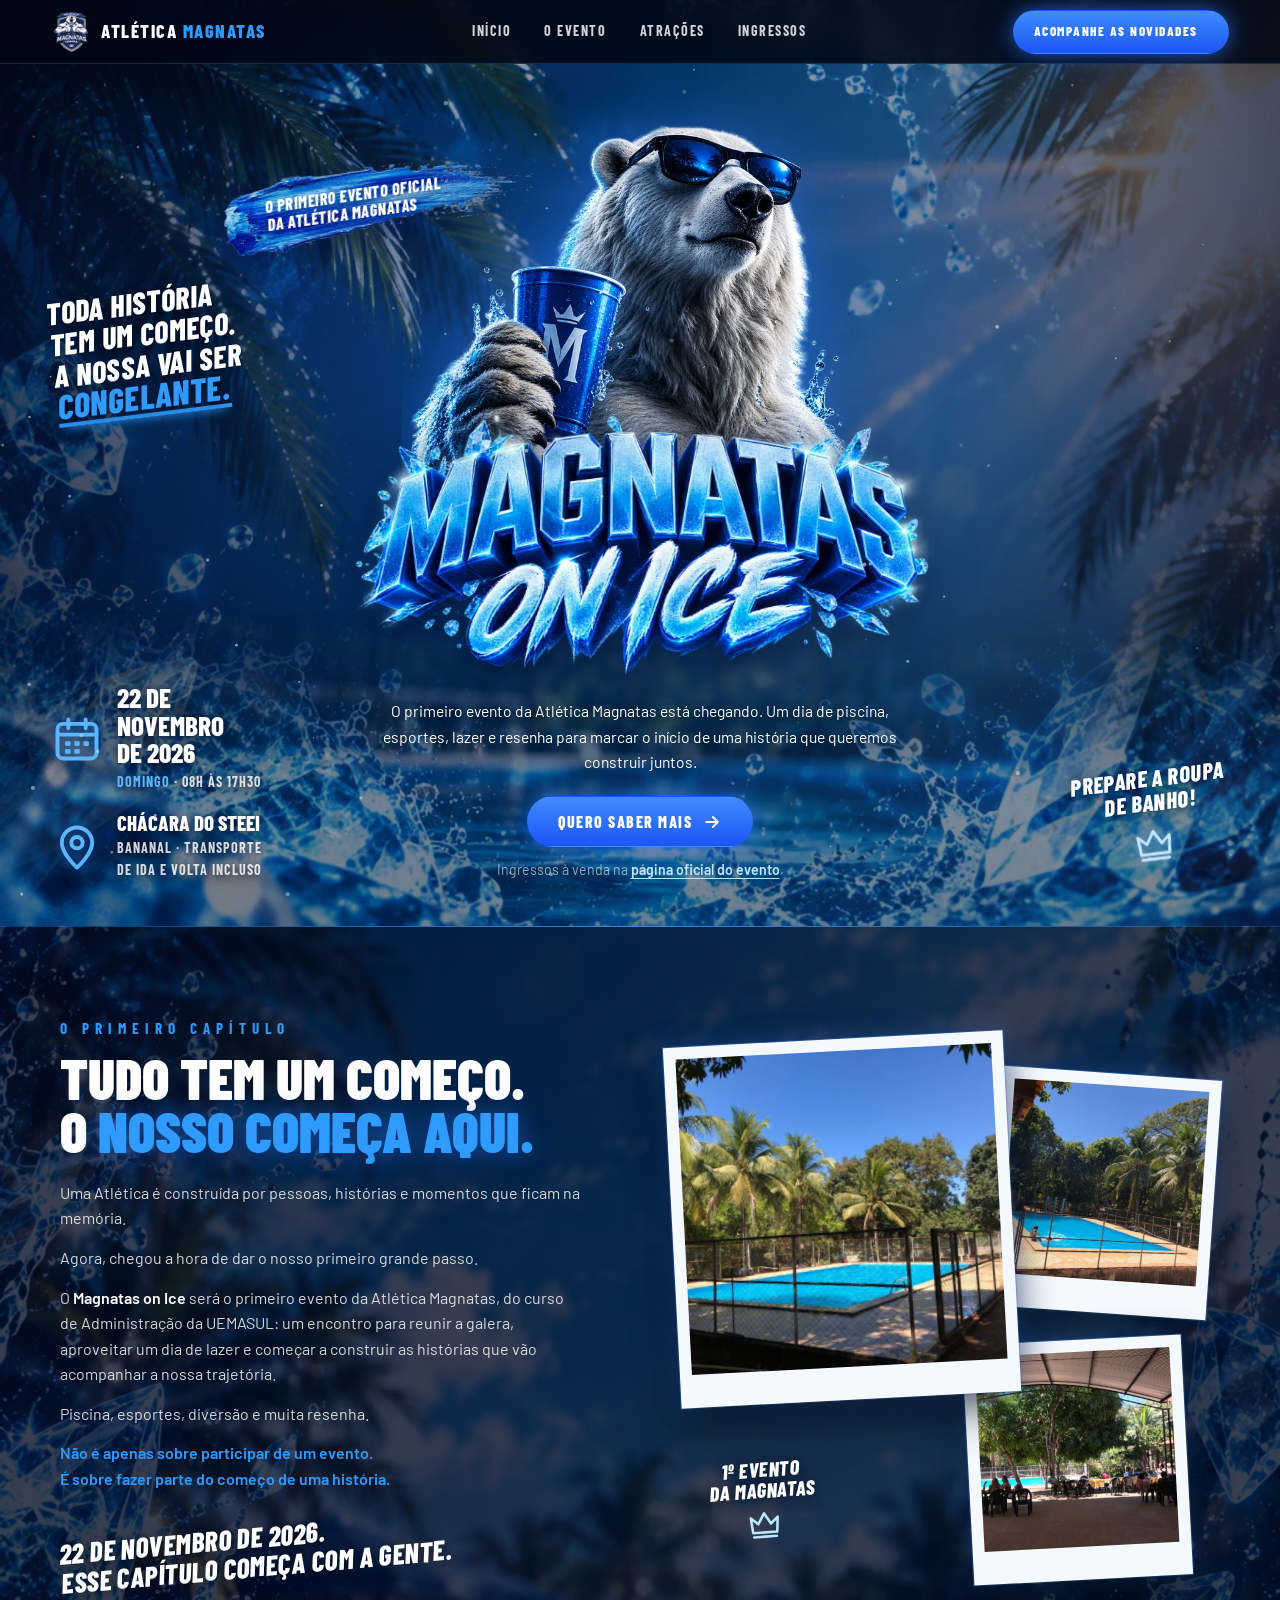
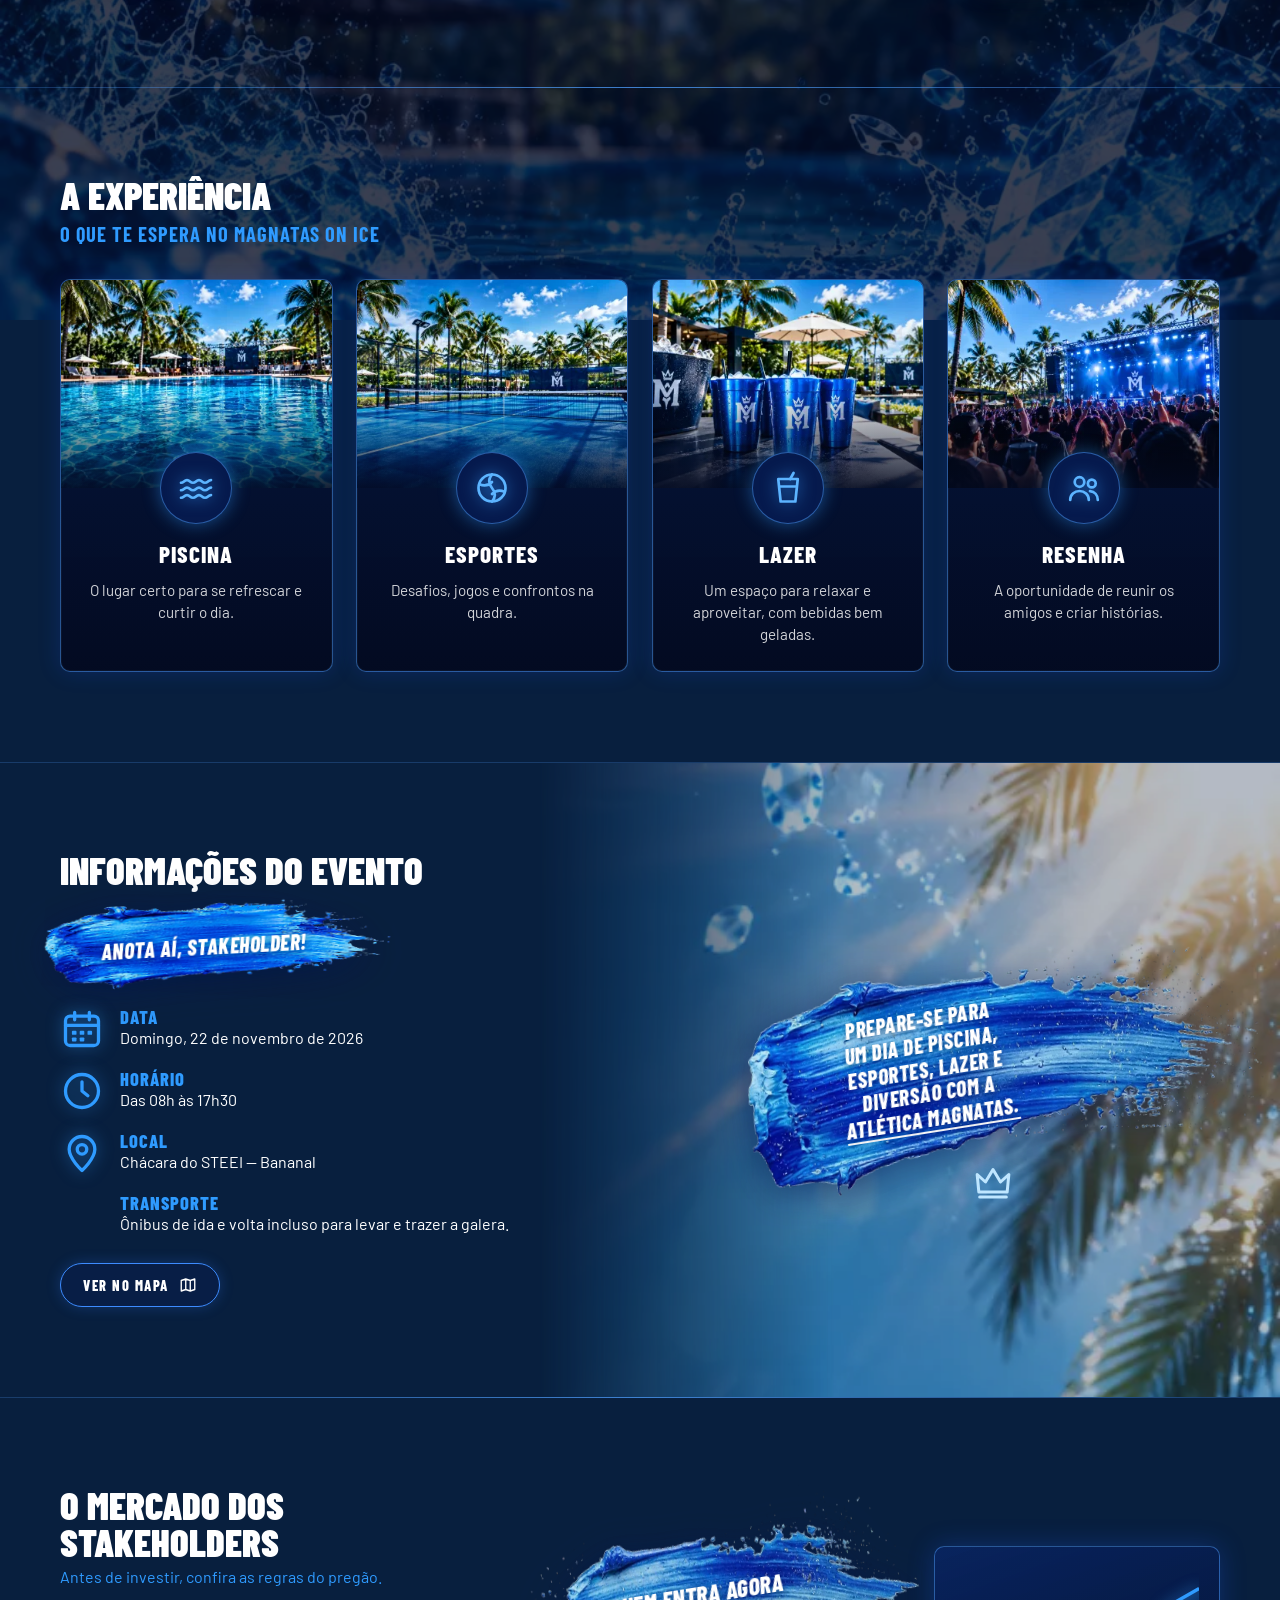
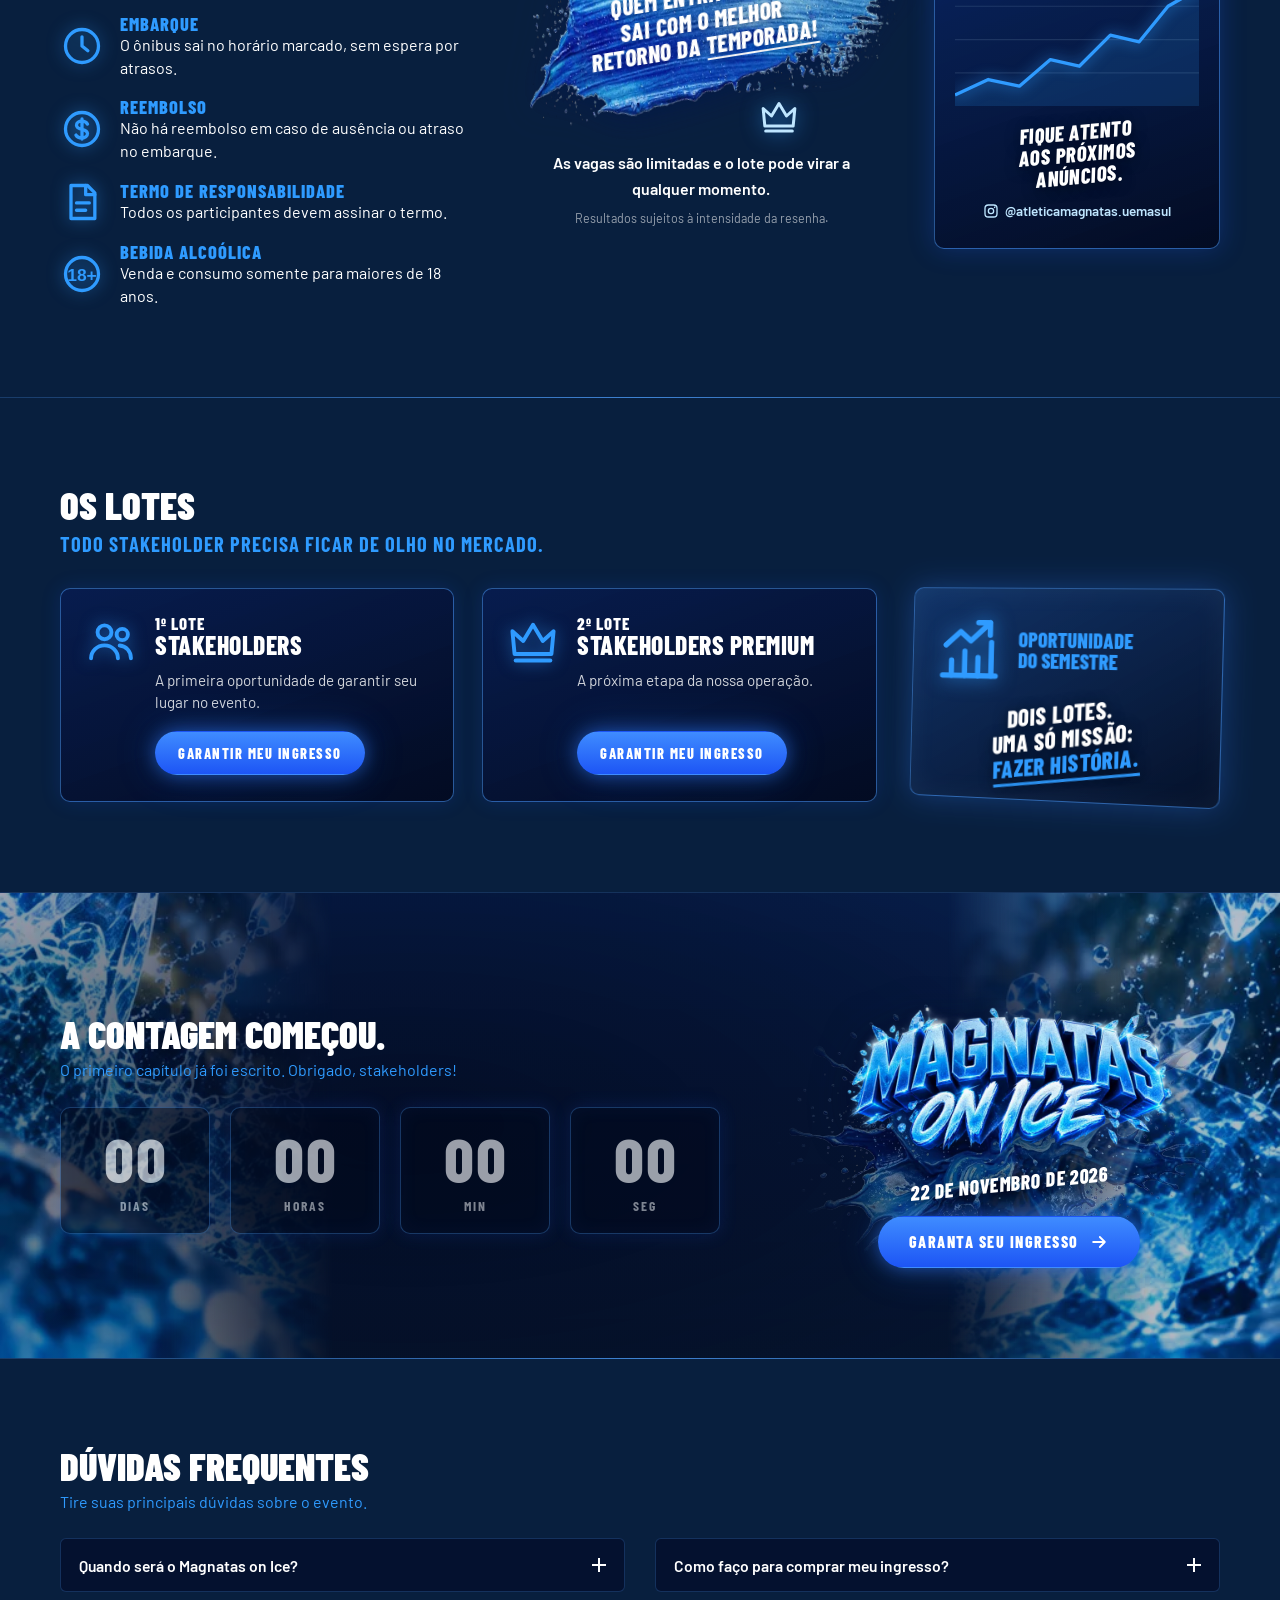
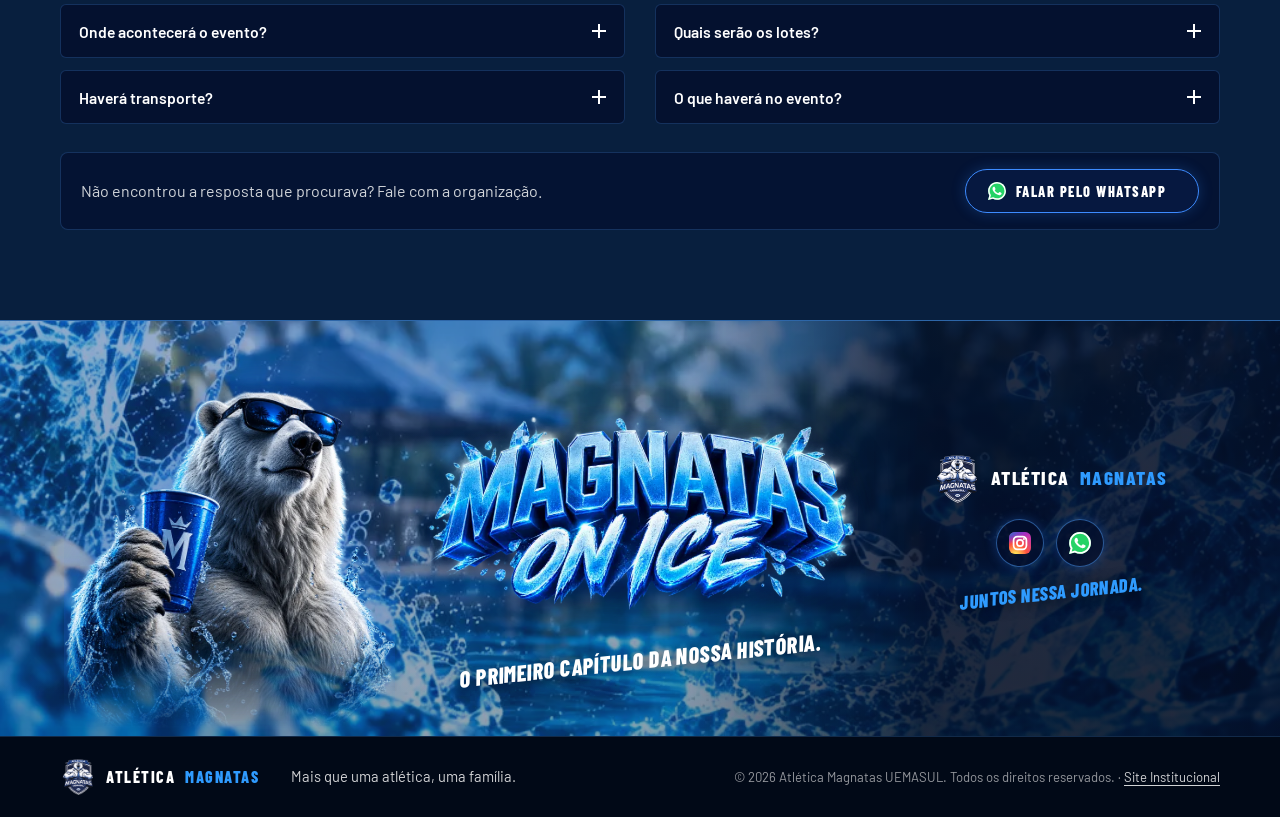
<file: magnatas-on-ice/index.html>
<!DOCTYPE html>
<html lang="pt-BR">
<head>
<meta charset="UTF-8">
<meta name="viewport" content="width=device-width, initial-scale=1.0">
<title>Magnatas on Ice — Atlética Magnatas UEMASUL</title>
<!-- A landing page do Magnatas on Ice agora é a página principal (index.html da raiz).
     Esta pasta guarda só os recursos dela (css/, js/, img/, fonts/).
     Este arquivo apenas leva quem acessar /magnatas-on-ice/ (links antigos) para a raiz. -->
<meta name="robots" content="noindex">
<link rel="canonical" href="../">
<meta http-equiv="refresh" content="0; url=../">
<script>location.replace('../' + location.hash);</script>
</head>
<body>
<p><a href="../">Ir para a página do Magnatas on Ice</a></p>
</body>
</html>
</file>
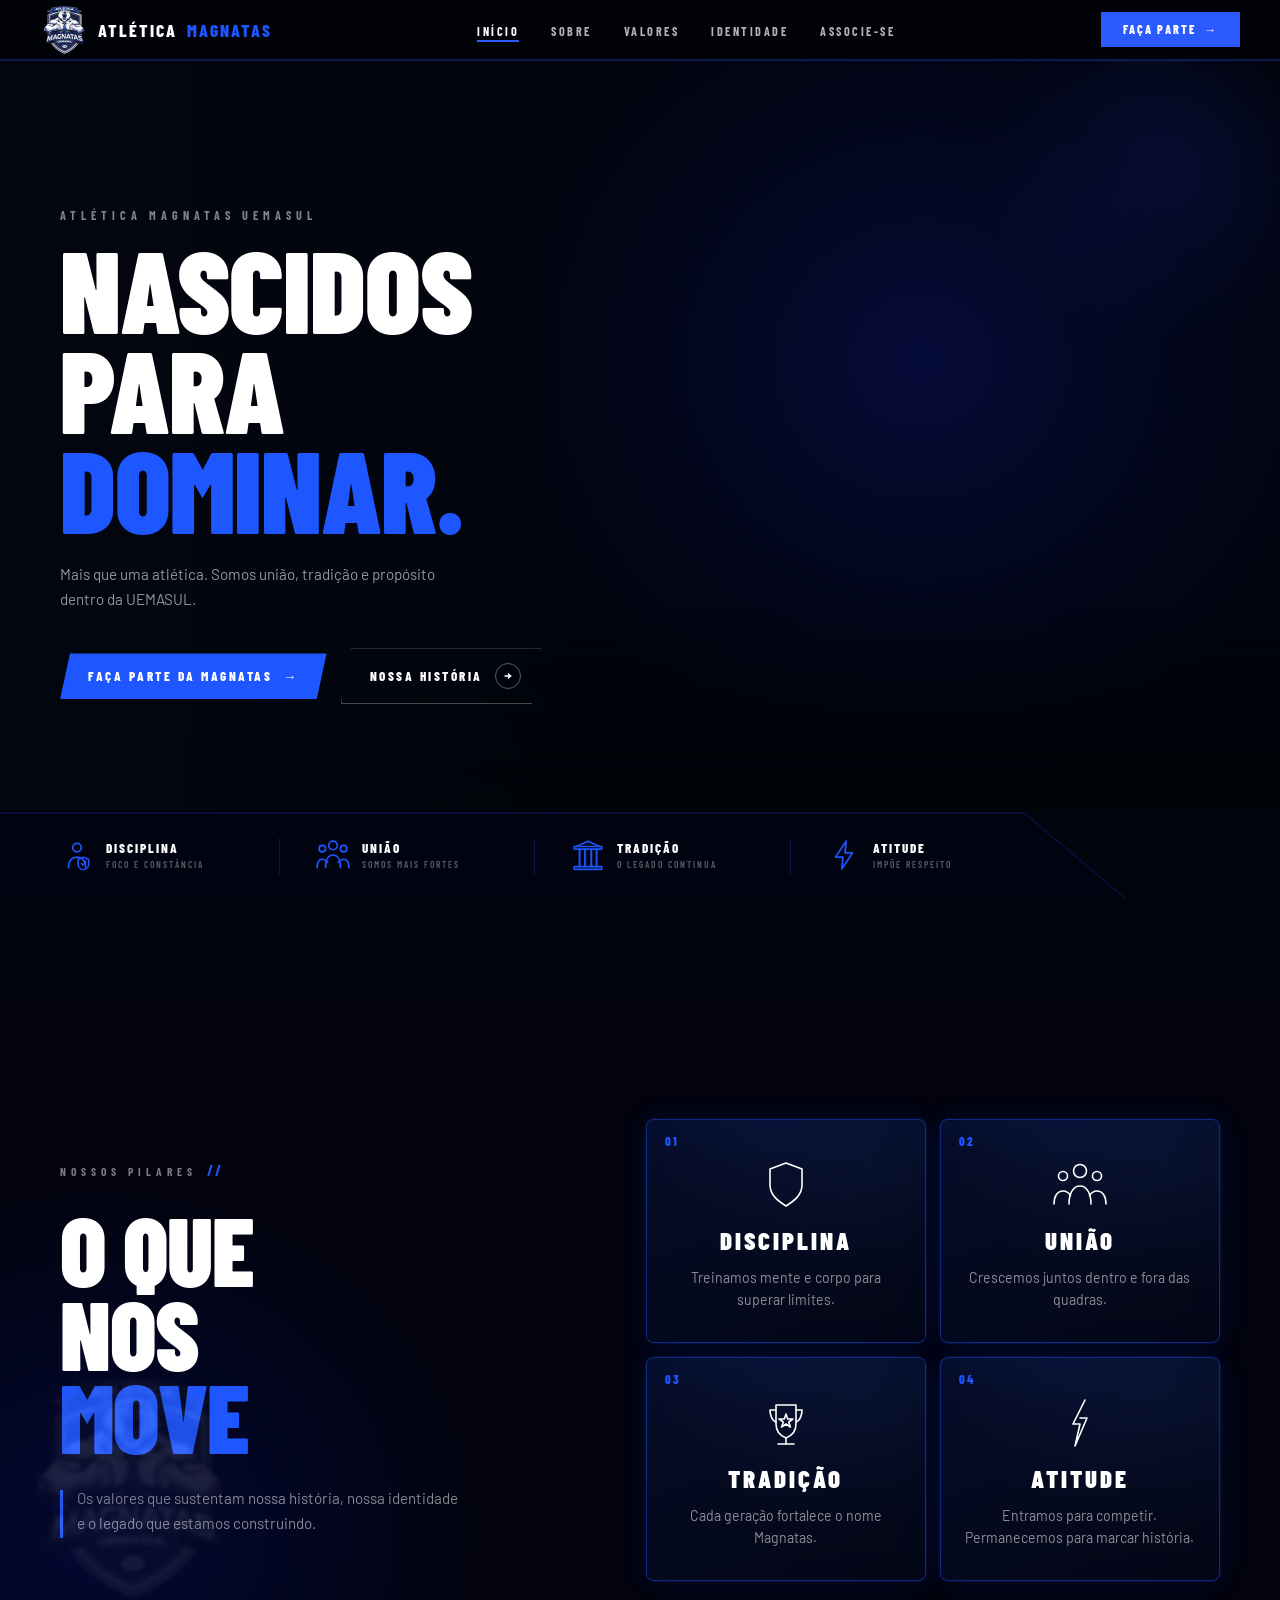
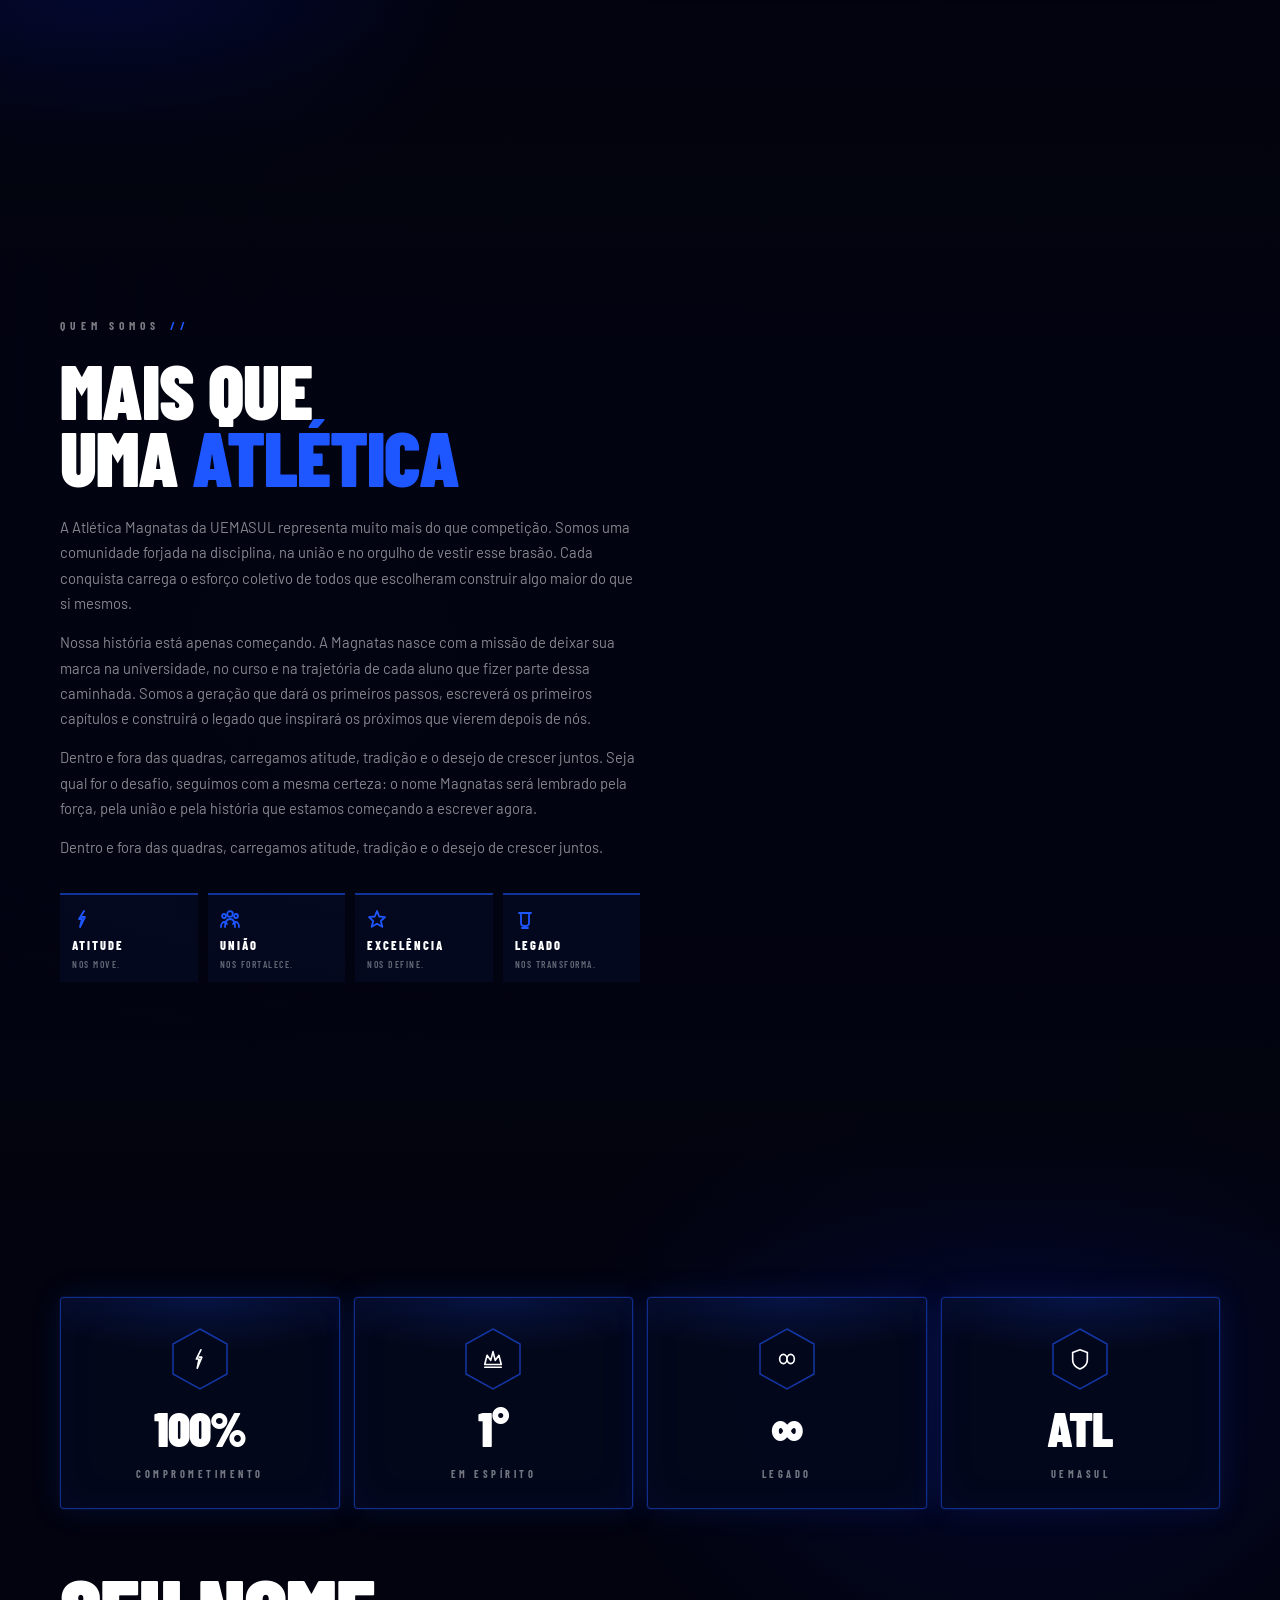
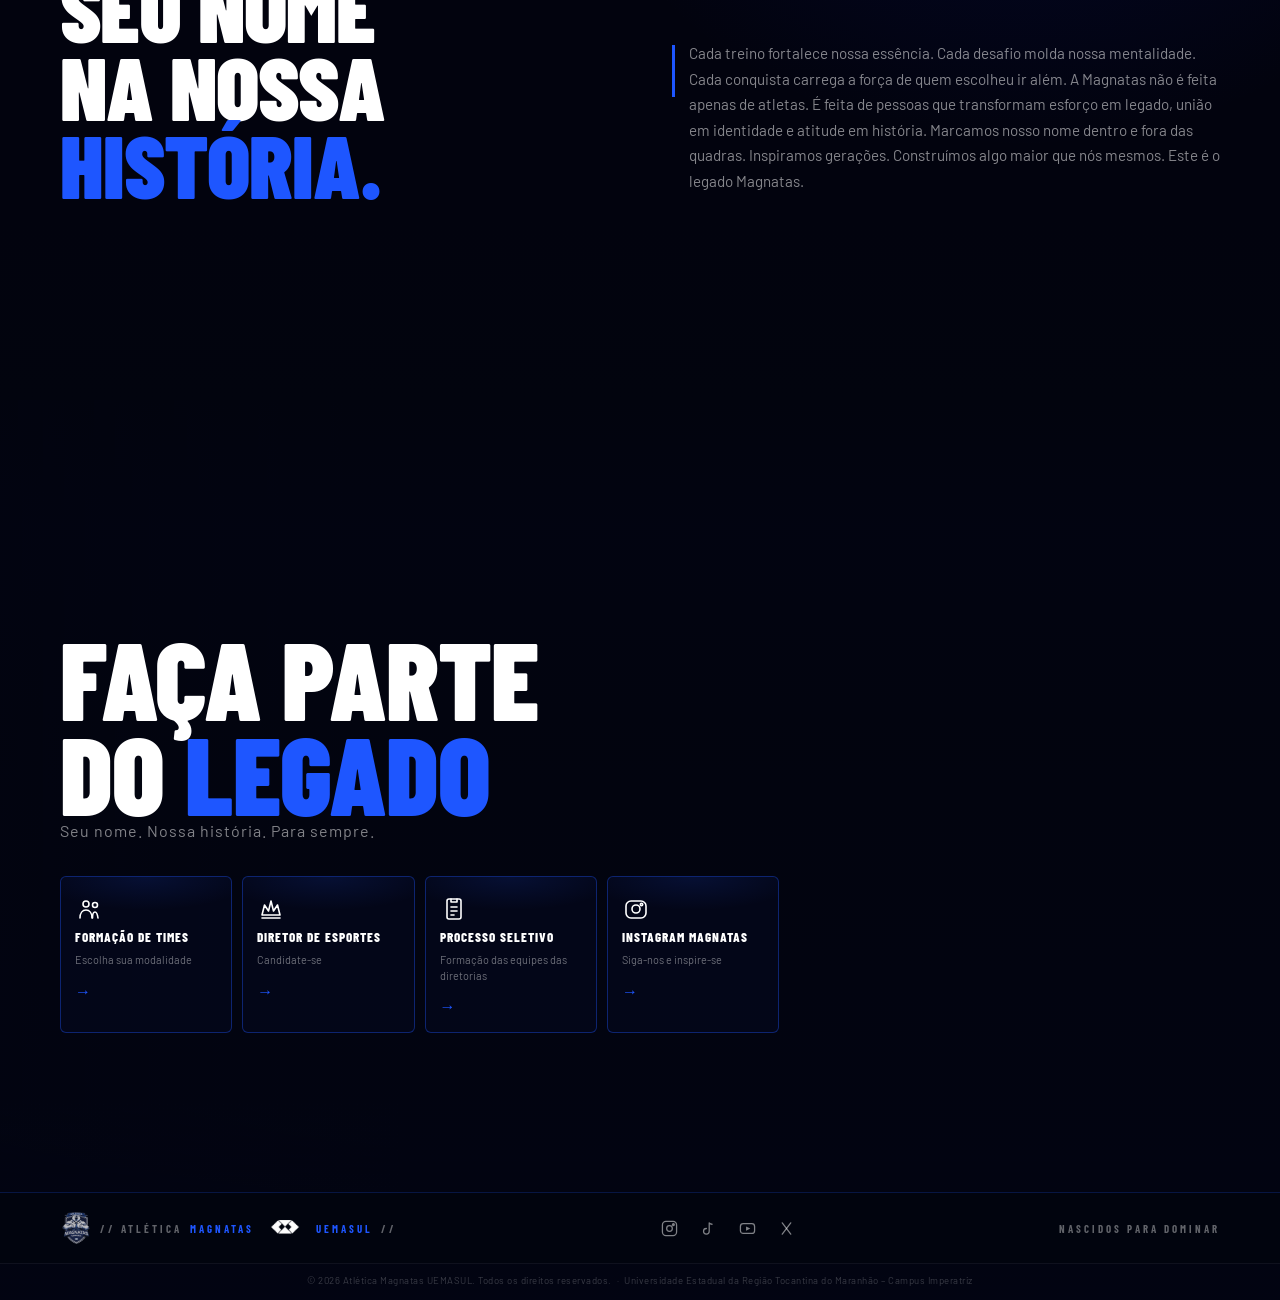
<file: site-institucional/index.html>
﻿<!DOCTYPE html>
<html lang="pt-BR">
<head>
<meta charset="UTF-8">
<script>
// Garante a barra final (/site-institucional/) para que os caminhos relativos apontem para esta pasta
if (location.protocol !== 'file:' && !location.pathname.endsWith('/') && !/\.html?$/.test(location.pathname)) {
  location.replace(location.pathname + '/' + location.search + location.hash);
}
</script>
<meta name="viewport" content="width=device-width, initial-scale=1.0">
<title>Atlética Magnatas — Hero</title>
<link rel="preconnect" href="https://fonts.googleapis.com">
<link rel="preconnect" href="https://fonts.gstatic.com" crossorigin>
<link href="https://fonts.googleapis.com/css2?family=Barlow+Condensed:wght@700;800;900&family=Barlow:wght@400;500&display=swap" rel="stylesheet">
<style>
*, *::before, *::after { box-sizing: border-box; margin: 0; padding: 0; }
html, body { width: 100%; min-height: 100%; }
body {
  font-family: 'Barlow', sans-serif;
  background: #02040E;
  color: #fff;
  overflow-x: hidden;
}
section {
  display: block;
  margin: 0 !important;
  padding-left: 0;
  padding-right: 0;
}

/* ═══ NAV ═══ */
nav {
  position: fixed;
  top: 0; left: 0; right: 0;
  z-index: 500;
  height: 60px;
  display: flex;
  align-items: center;
  justify-content: space-between;
  padding: 0 40px;
  background: rgba(0,3,8,0.95);
  backdrop-filter: blur(14px);
  border-bottom: 1px solid rgba(30,60,200,0.35);
}

.nav-logo {
  font-family: 'Barlow Condensed', sans-serif;
  font-size: 1.1rem;
  font-weight: 800;
  letter-spacing: 2px;
  text-transform: uppercase;
  color: #fff;
  text-decoration: none;
  white-space: nowrap;
  flex-shrink: 0;
  display: flex;
  align-items: center;
  gap: 10px;
}
.nav-logo span { color: #1E56FF; }
.nav-logo-img {
  height: 48px;
  width: auto;
  object-fit: contain;
  flex-shrink: 0;
  image-rendering: -webkit-optimize-contrast;
  image-rendering: auto;
}

.nav-links {
  display: flex;
  gap: 32px;
  list-style: none;
}
.nav-links a {
  font-family: 'Barlow Condensed', sans-serif;
  font-size: 0.76rem;
  font-weight: 700;
  letter-spacing: 2.5px;
  text-transform: uppercase;
  color: rgba(255,255,255,0.7);
  text-decoration: none;
  white-space: nowrap;
  transition: color .2s;
}
.nav-links a.active {
  color: #fff;
  border-bottom: 2px solid #2B5AFF;
  padding-bottom: 2px;
}
.nav-links a:hover { color: #fff; }

.btn-nav {
  font-family: 'Barlow Condensed', sans-serif;
  font-size: 0.76rem;
  font-weight: 800;
  letter-spacing: 2px;
  text-transform: uppercase;
  padding: 10px 22px;
  background: #2B5AFF;
  color: #fff;
  border: none;
  cursor: pointer;
  text-decoration: none;
  display: inline-flex;
  align-items: center;
  gap: 6px;
  white-space: nowrap;
  flex-shrink: 0;
  transition: background .2s;
}
.btn-nav:hover { background: #1240CC; }

.nav-hamburger {
  display: none;
  flex-direction: column;
  gap: 5px;
  cursor: pointer;
  background: none;
  border: none;
  padding: 6px;
  flex-shrink: 0;
}
.nav-hamburger span {
  display: block;
  width: 24px; height: 2px;
  background: #fff;
  border-radius: 2px;
  transition: all .3s;
  transform-origin: center;
}

/* Mobile drawer — slides from top, BELOW nav */
.nav-drawer {
  position: fixed;
  top: 60px; left: 0; right: 0;
  z-index: 499;
  background: rgba(4,6,15,0.98);
  border-bottom: 1px solid rgba(43,90,255,0.3);
  /* Hidden state */
  max-height: 0;
  overflow: hidden;
  transition: max-height .35s ease;
}
.nav-drawer.open {
  max-height: 400px;
}
.nav-drawer-inner {
  padding: 8px 24px 24px;
  display: flex;
  flex-direction: column;
  gap: 0;
}
.nav-drawer a {
  font-family: 'Barlow Condensed', sans-serif;
  font-size: 0.95rem;
  font-weight: 700;
  letter-spacing: 3px;
  text-transform: uppercase;
  color: rgba(255,255,255,0.75);
  text-decoration: none;
  padding: 14px 0;
  border-bottom: 1px solid rgba(255,255,255,0.06);
  display: block;
  transition: color .2s;
}
.nav-drawer a:hover { color: #fff; }
.nav-drawer .drawer-cta {
  margin-top: 16px;
  background: #2B5AFF;
  color: #fff;
  text-align: center;
  padding: 14px;
  font-family: 'Barlow Condensed', sans-serif;
  font-size: 0.88rem;
  font-weight: 800;
  letter-spacing: 2.5px;
  text-transform: uppercase;
  text-decoration: none;
  display: block;
  transition: background .2s;
  border-bottom: none !important;
}
.nav-drawer .drawer-cta:hover { background: #1A3BD4; }

/* ═══ HERO ═══ */
.hero {
  position: relative;
  width: 100%;
  min-height: 100vh;
  display: flex;
  flex-direction: column;
  overflow: hidden;
  background: #02040E;
  margin: 0;
  padding-top: 60px;
}

.hero-bg {
  position: absolute;
  inset: 0;
  z-index: 0;
  background:
    radial-gradient(ellipse 45% 60% at 72% 40%,
      rgba(6,14,70,0.75) 0%,
      rgba(3,8,35,0.5) 50%,
      transparent 75%),
    radial-gradient(ellipse 22% 30% at 90% 20%,
      rgba(15,35,130,0.4) 0%,
      transparent 60%),
    #02040E;
}
.hero-bg::after {
  content: '';
  position: absolute;
  bottom: 0; left: 0; right: 0;
  height: 22%;
  z-index: 1;
  pointer-events: none;
  background: linear-gradient(to bottom, transparent 0%, #02040E 100%);
}

.hero-geo {
  position: absolute;
  top: 0; right: 0;
  width: 42%; height: 65%;
  z-index: 1;
  pointer-events: none;
  opacity: 0.5;
}

.hero-mascot {
  position: absolute;
  right: -2%;
  top: 0;
  height: calc(100% - 88px);
  max-height: 100%;
  width: auto;
  z-index: 2;
  pointer-events: none;
  object-fit: contain;
  object-position: right bottom;
}

/* Video on right side */
.hero-video-wrap {
  position: absolute;
  right: 0;
  top: 0;
  width: auto;
  height: calc(100% - 88px);
  z-index: 2;
  background: transparent;
}
.hero-video-wrap video {
  height: 100%;
  width: auto;
  display: block;
  object-fit: contain;
  mix-blend-mode: lighten;
}
/* Fade left edge of video into the dark bg */
.hero-video-wrap::before {
  content: '';
  position: absolute;
  inset: 0;
  z-index: 3;
  pointer-events: none;
  background: linear-gradient(to right,
    #000308 0%,
    rgba(0,3,8,0.6) 20%,
    transparent 50%
  );
}
/* Fade bottom edge into stats bar */
.hero-video-wrap::after {
  content: '';
  position: absolute;
  bottom: 0; left: 0; right: 0;
  height: 25%;
  z-index: 3;
  pointer-events: none;
  background: linear-gradient(to bottom, transparent 0%, #000308 100%);
}
/* Cobre marca d'água no canto inferior direito */
.video-wm-cover {
  position: absolute;
  bottom: 0;
  right: 0;
  width: 220px;
  height: 52px;
  z-index: 6;
  pointer-events: none;
  background: #000308;
}

.hero-mascot-fade {
  position: absolute;
  top: 0; bottom: 88px; left: 0;
  width: 62%;
  z-index: 3;
  pointer-events: none;
  background: linear-gradient(to right,
    #04060F 0%, #04060F 22%,
    rgba(4,6,15,0.75) 45%,
    transparent 72%
  );
}

/* ── Content ── */
.hero-content {
  position: relative;
  z-index: 10;
  flex: 1;
  display: flex;
  flex-direction: column;
  justify-content: center;
  padding: 60px 60px 20px 60px;
  max-width: 620px;
}

.hero-eyebrow {
  font-family: 'Barlow Condensed', sans-serif;
  font-size: 0.76rem;
  font-weight: 700;
  letter-spacing: 5px;
  text-transform: uppercase;
  color: rgba(255,255,255,0.5);
  margin-bottom: 16px;
}

.hero-title {
  font-family: 'Barlow Condensed', sans-serif;
  font-weight: 900;
  font-size: clamp(4.5rem, 9vw, 9.5rem);
  line-height: 0.87;
  text-transform: uppercase;
  letter-spacing: -1px;
  margin-bottom: 24px;
}
.hero-title .white {
  display: block;
  color: #FFFFFF;
}
.hero-title .blue {
  display: block;
  color: #1E56FF;
}

.hero-sub {
  font-size: 0.95rem;
  color: rgba(255,255,255,0.58);
  line-height: 1.65;
  margin-bottom: 36px;
  max-width: 400px;
}

.hero-ctas {
  display: flex;
  gap: 14px;
  align-items: center;
  flex-wrap: nowrap;
}

.btn-primary {
  font-family: 'Barlow Condensed', sans-serif;
  font-size: 0.82rem;
  font-weight: 800;
  letter-spacing: 2.5px;
  text-transform: uppercase;
  padding: 15px 28px;
  background: #1E56FF;
  color: #fff;
  border: none;
  cursor: pointer;
  text-decoration: none;
  display: inline-flex;
  align-items: center;
  gap: 10px;
  clip-path: polygon(10px 0%,100% 0%,calc(100% - 10px) 100%,0% 100%);
  transition: background .2s, transform .15s;
  white-space: nowrap;
  flex-shrink: 0;
}
.btn-primary:hover { background: #1240CC; transform: translateY(-2px); }

.btn-ghost {
  font-family: 'Barlow Condensed', sans-serif;
  font-size: 0.82rem;
  font-weight: 800;
  letter-spacing: 2.5px;
  text-transform: uppercase;
  padding: 14px 20px 14px 28px;
  background: transparent;
  color: #fff;
  border: 1px solid rgba(255,255,255,0.28);
  cursor: pointer;
  text-decoration: none;
  display: inline-flex;
  align-items: center;
  gap: 12px;
  clip-path: polygon(10px 0%,100% 0%,calc(100% - 10px) 100%,0% 100%);
  transition: border-color .2s, color .2s, transform .15s;
  white-space: nowrap;
  flex-shrink: 0;
}
.btn-ghost:hover { border-color: #1E56FF; color: #7BA7FF; transform: translateY(-2px); }

/* Circle arrow icon on NOSSA HISTÓRIA */
.btn-ghost-icon {
  width: 26px; height: 26px;
  border: 1.5px solid rgba(255,255,255,0.35);
  border-radius: 50%;
  display: flex; align-items: center; justify-content: center;
  flex-shrink: 0;
  transition: border-color .2s;
}
.btn-ghost:hover .btn-ghost-icon { border-color: #1E56FF; }
.btn-ghost-icon svg { width: 10px; height: 10px; }

/* ═══ STATS BAR ═══ */
.hero-stats {
  position: relative;
  z-index: 10;
  width: 100%;
  height: 88px;
  display: flex;
  align-items: center;
  flex-shrink: 0;
}

/* Dark background with diagonal clip */
.hero-stats-bg {
  position: absolute;
  inset: 0;
  background: rgba(2,4,18,0.95);
  clip-path: polygon(0 0, 80% 0, 88% 100%, 0 100%);
  backdrop-filter: blur(8px);
}

/* Diagonal border line drawn as SVG on top */
.hero-stats-line {
  position: absolute;
  top: 0; left: 0;
  width: 100%; height: 100%;
  pointer-events: none;
  overflow: visible;
}

.stats-inner {
  position: relative;
  z-index: 2;
  display: flex;
  align-items: center;
  width: 82%;
  padding: 0 40px 0 60px;
}
.stat-item {
  display: flex;
  align-items: center;
  gap: 12px;
  flex: 1;
  border-right: 1px solid rgba(30,86,255,0.22);
  padding-right: 36px;
  margin-right: 36px;
}
.stat-item:last-child { border-right: none; margin-right: 0; padding-right: 0; }
.stat-icon svg {
  width: 34px; height: 34px;
  stroke: #1E56FF; fill: none; stroke-width: 1.6;
  flex-shrink: 0;
}
.stat-label {
  font-family: 'Barlow Condensed', sans-serif;
  font-size: 0.82rem; font-weight: 800;
  letter-spacing: 2px; text-transform: uppercase;
  color: #fff; display: block; line-height: 1; margin-bottom: 3px;
}
.stat-sub {
  font-family: 'Barlow Condensed', sans-serif;
  font-size: 0.6rem; font-weight: 600;
  letter-spacing: 2px; text-transform: uppercase;
  color: rgba(255,255,255,0.35); display: block;
}

/* ═══════════════════
   MOBILE — max 768px
═══════════════════ */
@media (max-width: 768px) {

  /* ════ NAV ════ */
  nav {
    padding: 0 20px !important;
  }
  .nav-links { display: none !important; }
  .btn-nav   { display: none !important; }
  .nav-hamburger { display: flex !important; }
  .nav-logo  { font-size: 0.9rem !important; gap: 8px !important; }
  .nav-logo-img { height: 34px !important; }

  /* ════ HERO ════ */
  section#hero.hero {
    position: relative !important;
    width: 100% !important;
    min-height: 100vh !important;
    height: auto !important;
    overflow: hidden !important;
    display: flex !important;
    flex-direction: column !important;
    align-items: stretch !important;
    justify-content: space-between !important;
  }

  /* Wrap cobre o hero inteiro — sem isso o vídeo fica no canto */
  div.hero-video-wrap {
    position: absolute !important;
    top: 0 !important;
    left: 0 !important;
    right: 0 !important;
    bottom: 0 !important;
    width: 100% !important;
    height: 100% !important;
    z-index: 0 !important;
    background: transparent !important;
    background-color: transparent !important;
  }

  /* Vídeo preenche o wrap como fundo */
  div.hero-video-wrap video,
  section#hero.hero video {
    position: absolute !important;
    top: 0 !important;
    left: 0 !important;
    width: 100% !important;
    height: 100% !important;
    object-fit: cover !important;
    object-position: 70% center !important;
    mix-blend-mode: normal !important;
    opacity: 1 !important;
    visibility: visible !important;
    display: block !important;
    z-index: 0 !important;
  }

  /* Decorativos absolutos: mantém fora do flex flow */
  .hero-bg { position: absolute !important; }

  /* Oculta o fade escuro lateral — cobria o vídeo (z-index: 3) */
  .hero-mascot-fade { display: none !important; }

  /* Título menor para caber no mobile sem cortar */
  .hero-title {
    font-size: clamp(2.4rem, 9vw, 3.8rem) !important;
    line-height: 0.92 !important;
    margin-bottom: 16px !important;
  }

  .hero-sub {
    font-size: 0.88rem !important;
    margin-bottom: 24px !important;
  }

  /* Texto: na frente do vídeo e do overlay */
  div.hero-content,
  .hero-content {
    position: relative !important;
    z-index: 2 !important;
    flex: 1 !important;
    width: 100% !important;
    max-width: 100% !important;
    padding: 80px 1.5rem 1.5rem !important;
    display: flex !important;
    flex-direction: column !important;
    justify-content: flex-start !important;
    overflow: visible !important;
  }

  /* Stats: sempre visível na base */
  .hero-stats {
    position: relative !important;
    z-index: 10 !important;
    flex-shrink: 0 !important;
    width: 100% !important;
    height: auto !important;
    display: flex !important;
  }

  section#hero.hero::after {
    content: '' !important;
    position: absolute !important;
    top: 0 !important;
    left: 0 !important;
    width: 100% !important;
    height: 100% !important;
    background: linear-gradient(
      to right,
      rgba(0,0,0,0.75) 0%,
      rgba(0,0,0,0.45) 55%,
      rgba(0,0,0,0.0) 100%
    ) !important;
    z-index: 1 !important;
  }

  /* ── Video wrap: transparente, sem backgrounds escuros ── */
  div.hero-video-wrap {
    background: transparent !important;
    background-color: transparent !important;
  }

  div.hero-video-wrap video {
    opacity: 1 !important;
    visibility: visible !important;
    display: block !important;
  }

  /* Remove gradientes escuros do ::before e ::after do video-wrap */
  .hero-video-wrap::before {
    background: none !important;
    background-color: transparent !important;
  }
  .hero-video-wrap::after {
    background: none !important;
    background-color: transparent !important;
  }

  /* Oculta o bloco preto que cobre a marca d'água */
  .video-wm-cover {
    display: none !important;
  }

  /* ── Botões: empilhados verticalmente ── */
  .hero-ctas {
    display: flex !important;
    flex-direction: column !important;
    gap: 1rem !important;
    align-items: flex-start !important;
  }

  .hero-ctas .btn-primary,
  .hero-ctas .btn-ghost {
    width: 100% !important;
    justify-content: center !important;
    clip-path: none !important;
  }

  /* ── Stats: grid 2×2 ── */
  .hero-stats {
    position: relative !important;
    width: 100% !important;
    height: auto !important;
    flex-shrink: 0 !important;
    z-index: 10 !important;
  }

  .hero-stats-bg  { clip-path: none !important; }
  .hero-stats-line { display: none !important; }

  .stats-inner {
    width: 100% !important;
    padding: 0 !important;
    flex-wrap: wrap !important;
  }

  .stat-item {
    flex: 0 0 50% !important;
    border-right: none !important;
    border-bottom: 1px solid rgba(43,90,255,0.15) !important;
    margin-right: 0 !important;
    padding: 16px 20px !important;
    gap: 10px !important;
  }
  .stat-item:nth-child(1),
  .stat-item:nth-child(3) {
    border-right: 1px solid rgba(43,90,255,0.15) !important;
  }
  .stat-item:nth-child(3),
  .stat-item:nth-child(4) {
    border-bottom: none !important;
  }

  .stat-icon svg { width: 26px !important; height: 26px !important; }
  .stat-label    { font-size: 0.8rem !important; }
  .stat-sub      { font-size: 0.58rem !important; }
}

/* ════ EXTRA PEQUENO ≤ 480px ════ */
@media (max-width: 480px) {
  .nav-logo     { font-size: 0.8rem !important; }
  .nav-logo-img { height: 30px !important; }
  .stat-item    { padding: 14px 14px !important; }
  .stat-label   { font-size: 0.72rem !important; }
}

/* ═══ SEÇÃO 2 — PILARES ═══ */
.pilares {
  position: relative;
  width: 100%;
  min-height: 100vh;
  background: #02040E;
  display: flex;
  align-items: center;
  overflow: hidden;
  padding: 100px 0;
  margin: 0;
  isolation: isolate;
}

.pilares-bg {
  position: absolute;
  inset: 0;
  pointer-events: none;
  background-image: url('imagem-02.jpg');
  background-size: cover;
  background-position: center;
  background-repeat: no-repeat;
  background-attachment: fixed;
}
.pilares-bg::after {
  content: '';
  position: absolute;
  inset: 0;
  background:
    linear-gradient(to bottom, #02040E 0%, transparent 18%, transparent 80%, #02040E 100%),
    radial-gradient(ellipse 50% 65% at 8% 70%, rgba(10,30,200,0.20) 0%, transparent 60%),
    rgba(2, 4, 14, 0.72);
}

.pilares-inner {
  position: relative;
  z-index: 2;
  display: grid;
  grid-template-columns: 1fr 1.1fr;
  gap: 64px;
  max-width: 1280px;
  margin: 0 auto;
  padding: 0 60px;
  width: 100%;
  align-items: center;
}

/* ── Left: texto ── */
.pilares-left {
  position: relative;
  display: flex;
  flex-direction: column;
  justify-content: center;
  gap: 28px;
}

.pilares-eyebrow {
  font-family: 'Barlow Condensed', sans-serif;
  font-size: 0.72rem;
  font-weight: 700;
  letter-spacing: 5px;
  text-transform: uppercase;
  color: rgba(255,255,255,0.48);
  display: flex;
  align-items: center;
  gap: 10px;
}
.pilares-eyebrow::after {
  content: '//';
  color: #1E56FF;
  font-size: 0.9rem;
  letter-spacing: 2px;
}

.pilares-title {
  font-family: 'Barlow Condensed', sans-serif;
  font-weight: 900;
  font-size: clamp(4.5rem, 7.5vw, 9rem);
  line-height: 0.87;
  text-transform: uppercase;
  letter-spacing: -1px;
  color: #fff;
}
.pilares-title .blue { color: #1E56FF; }

.pilares-desc {
  display: flex;
  gap: 14px;
  align-items: flex-start;
  max-width: 400px;
}
.pilares-desc-bar {
  width: 3px;
  min-height: 48px;
  background: #1E56FF;
  flex-shrink: 0;
  margin-top: 4px;
}
.pilares-desc p {
  font-size: 0.95rem;
  color: rgba(255,255,255,0.52);
  line-height: 1.65;
}

.pilares-logo-float {
  position: absolute;
  bottom: -60px;
  left: -40px;
  width: 220px;
  opacity: 0.10;
  pointer-events: none;
  filter: blur(2px) saturate(0);
}

/* ── Right: grid 2×2 ── */
.pilares-grid {
  display: grid;
  grid-template-columns: 1fr 1fr;
  gap: 14px;
}

.pilar-card {
  position: relative;
  background: rgba(4, 8, 28, 0.88);
  border: 1px solid rgba(30, 86, 255, 0.45);
  border-radius: 8px;
  padding: 36px 24px 30px;
  display: flex;
  flex-direction: column;
  align-items: center;
  text-align: center;
  gap: 14px;
  overflow: hidden;
  box-shadow:
    0 0 0 1px rgba(30,86,255,0.10),
    0 0 28px rgba(30,86,255,0.12),
    inset 0 0 36px rgba(30,86,255,0.04);
  transition: box-shadow .35s, border-color .35s;
}
.pilar-card:hover {
  border-color: rgba(30,86,255,0.88);
  box-shadow:
    0 0 0 1px rgba(30,86,255,0.20),
    0 0 48px rgba(30,86,255,0.32),
    inset 0 0 48px rgba(30,86,255,0.08);
}

/* Brilho interno superior */
.pilar-card::before {
  content: '';
  position: absolute;
  top: 0; left: 0; right: 0;
  height: 50%;
  background: radial-gradient(ellipse 80% 60% at 50% 0%, rgba(30,86,255,0.14) 0%, transparent 80%);
  pointer-events: none;
}

/* Fundo "fotográfico" simulado com gradiente escuro */
.pilar-card-bg {
  position: absolute;
  inset: 0;
  z-index: 0;
  background:
    linear-gradient(160deg, rgba(8,18,55,0.55) 0%, rgba(3,6,20,0.80) 100%),
    radial-gradient(ellipse 120% 80% at 80% 20%, rgba(20,45,100,0.5) 0%, transparent 65%);
}

.pilar-num {
  position: absolute;
  top: 14px;
  left: 18px;
  font-family: 'Barlow Condensed', sans-serif;
  font-size: 0.78rem;
  font-weight: 800;
  letter-spacing: 2px;
  color: #1E56FF;
  z-index: 2;
}

.pilar-icon {
  position: relative;
  z-index: 2;
  width: 58px;
  height: 58px;
  display: flex;
  align-items: center;
  justify-content: center;
}
.pilar-icon svg {
  width: 54px;
  height: 54px;
  stroke: #fff;
  fill: none;
  stroke-width: 1.6;
  stroke-linecap: round;
  stroke-linejoin: round;
}

.pilar-name {
  position: relative;
  z-index: 2;
  font-family: 'Barlow Condensed', sans-serif;
  font-size: 1.55rem;
  font-weight: 900;
  letter-spacing: 3px;
  text-transform: uppercase;
  color: #fff;
  line-height: 1;
}

.pilar-text {
  position: relative;
  z-index: 2;
  font-size: 0.88rem;
  color: rgba(255,255,255,0.55);
  line-height: 1.6;
}

/* ── Pilares mobile ── */
@media (max-width: 900px) {
  .pilares { padding: 80px 0; }
  .pilares-inner {
    grid-template-columns: 1fr;
    gap: 48px;
    padding: 0 24px;
  }
  .pilares-title { font-size: clamp(4rem, 16vw, 6rem); }
  .pilares-logo-float { display: none; }
}
@media (max-width: 480px) {
  .pilares-grid { gap: 10px; }
  .pilar-card { padding: 30px 16px 22px; gap: 10px; }
  .pilar-name { font-size: 1.3rem; }
  .pilar-text { font-size: 0.82rem; }
  .pilar-icon svg { width: 44px; height: 44px; }
}

/* ═══ SEÇÃO 3 — SOBRE ═══ */
.sobre {
  position: relative;
  width: 100%;
  min-height: 100vh;
  display: flex;
  align-items: center;
  overflow: hidden;
  padding: 100px 0;
  margin: 0;
}

.sobre-bg {
  position: absolute;
  inset: 0;
  z-index: 0;
  background-image: url('imagem-02.jpg');
  background-size: cover;
  background-position: center;
  background-repeat: no-repeat;
  background-attachment: fixed;
}
.sobre-bg::after {
  content: '';
  position: absolute;
  inset: 0;
  background:
    linear-gradient(to bottom, #02040E 0%, transparent 16%, transparent 80%, #02040E 100%),
    radial-gradient(ellipse 65% 90% at 25% 50%, rgba(2,4,18,0.88) 0%, transparent 70%),
    rgba(2, 4, 18, 0.65);
}

.sobre-inner {
  position: relative;
  z-index: 2;
  width: 100%;
  max-width: 1280px;
  margin: 0 auto;
  padding: 0 60px;
}

/* ── Esquerda: texto ── */
.sobre-left {
  display: flex;
  flex-direction: column;
  gap: 24px;
  max-width: 50%;
}

.sobre-eyebrow {
  font-family: 'Barlow Condensed', sans-serif;
  font-size: 0.72rem;
  font-weight: 700;
  letter-spacing: 5px;
  text-transform: uppercase;
  color: rgba(255,255,255,0.48);
  display: flex;
  align-items: center;
  gap: 10px;
}
.sobre-eyebrow::after {
  content: '//';
  color: #1E56FF;
}

.sobre-title {
  font-family: 'Barlow Condensed', sans-serif;
  font-weight: 900;
  font-size: clamp(3.8rem, 6vw, 7rem);
  line-height: 0.88;
  text-transform: uppercase;
  letter-spacing: -1px;
  color: #fff;
}
.sobre-title .blue { color: #1E56FF; }

.sobre-text {
  display: flex;
  flex-direction: column;
  gap: 14px;
}
.sobre-text p {
  font-size: 0.92rem;
  color: rgba(255,255,255,0.52);
  line-height: 1.72;
}

/* Pills de valores */
.sobre-values {
  display: grid;
  grid-template-columns: repeat(4, 1fr);
  gap: 10px;
  margin-top: 8px;
}

.sobre-value {
  display: flex;
  flex-direction: column;
  align-items: flex-start;
  gap: 7px;
  padding: 14px 12px 12px;
  border-top: 2px solid rgba(30,86,255,0.55);
  background: rgba(8,15,50,0.40);
  transition: border-color .25s, background .25s;
}
.sobre-value:hover {
  border-color: #1E56FF;
  background: rgba(20,40,100,0.45);
}

.sobre-value-icon svg {
  width: 20px;
  height: 20px;
  stroke: #1E56FF;
  fill: none;
  stroke-width: 1.8;
  stroke-linecap: round;
  stroke-linejoin: round;
}

.sobre-value-label {
  font-family: 'Barlow Condensed', sans-serif;
  font-size: 0.78rem;
  font-weight: 800;
  letter-spacing: 2px;
  text-transform: uppercase;
  color: #fff;
  line-height: 1;
}

.sobre-value-sub {
  font-family: 'Barlow Condensed', sans-serif;
  font-size: 0.6rem;
  font-weight: 600;
  letter-spacing: 1.5px;
  text-transform: uppercase;
  color: rgba(255,255,255,0.38);
}

/* ── Direita: vídeo mascote ── */
.sobre-video-wrap {
  position: absolute;
  top: 50%;
  transform: translateY(-50%);
  right: -60px;
  width: auto;
  height: 100vh;
  background: transparent;
  z-index: 1;
  mix-blend-mode: lighten;
}

.sobre-video-wrap video {
  height: 100%;
  width: auto;
  display: block;
  object-fit: contain;
}

/* Fade esquerda — igual à seção 1 */
.sobre-video-wrap::before {
  content: '';
  position: absolute;
  inset: 0;
  z-index: 3;
  pointer-events: none;
  background: linear-gradient(to right,
    rgba(2,4,18,1) 0%,
    rgba(2,4,18,0.6) 20%,
    transparent 50%
  );
}

/* Fade inferior — igual à seção 1 */
.sobre-video-wrap::after {
  content: '';
  position: absolute;
  bottom: 0; left: 0; right: 0;
  height: 25%;
  z-index: 3;
  pointer-events: none;
  background: linear-gradient(to bottom, transparent 0%, rgba(2,4,18,1) 100%);
}

/* Cobre marca d'água inferior direita */
.sobre-wm-cover {
  position: absolute;
  bottom: 0;
  right: 0;
  width: 220px;
  height: 52px;
  z-index: 6;
  pointer-events: none;
  background: #02040E;
}

/* Badge logo canto superior direito */
.sobre-logo-badge {
  position: absolute;
  top: 16px;
  right: 8px;
  width: 76px;
  opacity: 0.88;
  z-index: 5;
  pointer-events: none;
}

/* ── Mobile ── */
@media (max-width: 900px) {
  .sobre { padding: 80px 0; }
  .sobre-inner { padding: 0 24px; }
  .sobre-left { max-width: 100%; }
  .sobre-video-wrap { opacity: 0.35; }
  .sobre-values { grid-template-columns: repeat(2, 1fr); }
}
@media (max-width: 480px) {
  .sobre-title { font-size: clamp(3rem, 14vw, 4.5rem); }
  .sobre-values { grid-template-columns: repeat(2, 1fr); gap: 8px; }
}

/* ═══ SEÇÃO 5 — CTA FINAL ═══ */
.cta-final {
  position: relative;
  width: 100%;
  min-height: 100vh;
  background-color: #02040E;
  background-image: url('imagem-02.jpg');
  background-size: cover;
  background-position: center;
  background-repeat: no-repeat;
  background-attachment: fixed;
  display: flex;
  flex-direction: column;
  align-items: stretch;
  overflow: hidden;
  margin: 0;
}
.cta-final-overlay {
  position: absolute;
  inset: 0;
  z-index: 1;
  pointer-events: none;
  background:
    linear-gradient(to bottom,
      #02040E 0%,
      rgba(2,4,18,0.70) 14%,
      rgba(2,4,18,0.18) 38%,
      rgba(2,4,18,0.55) 68%,
      rgba(2,4,18,0.92) 100%
    );
}


.cta-video-wrap {
  position: absolute;
  top: 50%;
  transform: translateY(-50%);
  right: -60px;
  width: auto;
  height: 100vh;
  background: transparent;
  z-index: 2;
  mix-blend-mode: lighten;
}
.cta-video-wrap video {
  height: 100%;
  width: auto;
  display: block;
  object-fit: contain;
}
.cta-video-wrap::before {
  content: '';
  position: absolute;
  inset: 0;
  z-index: 3;
  pointer-events: none;
  background: linear-gradient(to right,
    rgba(2,4,18,1) 0%,
    rgba(2,4,18,0.5) 18%,
    transparent 48%
  );
}
.cta-video-wrap::after {
  content: '';
  position: absolute;
  bottom: 0; left: 0; right: 0;
  height: 22%;
  z-index: 3;
  pointer-events: none;
  background: linear-gradient(to bottom, transparent 0%, rgba(2,4,18,1) 100%);
}
.cta-wm-cover {
  position: absolute;
  bottom: 0; right: 0;
  width: 220px; height: 52px;
  z-index: 6;
  pointer-events: none;
  background: #02040E;
}

.cta-final-inner {
  position: relative;
  z-index: 3;
  flex: 1;
  display: flex;
  flex-direction: column;
  justify-content: center;
  max-width: 1280px;
  margin: 0 auto;
  padding: 120px 60px 48px;
  width: 100%;
  gap: 36px;
}

.cta-title {
  font-family: 'Barlow Condensed', sans-serif;
  font-weight: 900;
  font-size: clamp(4.5rem, 8.5vw, 11rem);
  line-height: 0.87;
  text-transform: uppercase;
  letter-spacing: -1px;
  color: #fff;
  max-width: 58%;
}
.cta-title .blue { color: #1E56FF; }

.cta-sub {
  font-size: 1rem;
  color: rgba(255,255,255,0.50);
  letter-spacing: 1px;
  max-width: 380px;
}

/* 5 cards CTA */
.cta-cards {
  display: grid;
  grid-template-columns: repeat(4, 1fr);
  gap: 10px;
  max-width: 62%;
}

.cta-card {
  position: relative;
  text-decoration: none;
  color: inherit;
  background: rgba(4, 8, 28, 0.82);
  border: 1px solid rgba(30, 86, 255, 0.38);
  border-radius: 6px;
  padding: 18px 14px 16px;
  display: flex;
  flex-direction: column;
  gap: 7px;
  cursor: pointer;
  overflow: hidden;
  transition: border-color .3s, box-shadow .3s, background .3s;
}
.cta-card::before {
  content: '';
  position: absolute;
  top: 0; left: 0; right: 0;
  height: 45%;
  background: radial-gradient(ellipse 80% 60% at 50% 0%, rgba(30,86,255,0.12) 0%, transparent 80%);
  pointer-events: none;
}
.cta-card:hover {
  border-color: rgba(30,86,255,0.85);
  background: rgba(8,18,55,0.92);
  box-shadow: 0 0 32px rgba(30,86,255,0.25);
}

.cta-card-icon {
  position: relative;
  z-index: 2;
  width: 28px; height: 28px;
  display: flex;
  align-items: center;
  justify-content: center;
}
.cta-card-icon svg {
  width: 24px; height: 24px;
  stroke: #fff;
  fill: none;
  stroke-width: 1.6;
  stroke-linecap: round;
  stroke-linejoin: round;
}

.cta-card-title {
  position: relative;
  z-index: 2;
  font-family: 'Barlow Condensed', sans-serif;
  font-size: 0.82rem;
  font-weight: 800;
  letter-spacing: 1px;
  text-transform: uppercase;
  color: #fff;
  line-height: 1.2;
}

.cta-card-sub {
  position: relative;
  z-index: 2;
  font-size: 0.68rem;
  color: rgba(255,255,255,0.42);
  line-height: 1.4;
}

.cta-card-arrow {
  position: relative;
  z-index: 2;
  margin-top: 6px;
  color: #1E56FF;
  font-size: 1rem;
  font-weight: 700;
}

/* Barra footer */
.cta-footer {
  position: relative;
  z-index: 3;
  width: 100%;
  border-top: 1px solid rgba(30,86,255,0.22);
  background: rgba(2,4,14,0.85);
  padding: 16px 60px;
  display: flex;
  align-items: center;
  justify-content: space-between;
  gap: 20px;
}

.cta-footer-left {
  font-family: 'Barlow Condensed', sans-serif;
  font-size: 0.68rem;
  font-weight: 700;
  letter-spacing: 3px;
  text-transform: uppercase;
  color: rgba(255,255,255,0.38);
  white-space: nowrap;
  display: flex;
  align-items: center;
  gap: 8px;
}
.cta-footer-left span { color: #1E56FF; }

.cta-footer-copy {
  font-family: 'Barlow Condensed', sans-serif;
  font-size: 0.62rem;
  color: rgba(255,255,255,0.25);
  letter-spacing: 1px;
  white-space: nowrap;
}

.cta-footer-social {
  display: flex;
  gap: 22px;
  align-items: center;
}
.cta-footer-social a {
  color: rgba(255,255,255,0.50);
  transition: color .2s;
  display: flex;
  align-items: center;
}
.cta-footer-social a:hover { color: #fff; }
.cta-footer-social svg {
  width: 17px; height: 17px;
  stroke: currentColor;
  fill: none;
  stroke-width: 1.8;
  stroke-linecap: round;
  stroke-linejoin: round;
}

.cta-copyright {
  position: relative;
  z-index: 3;
  width: 100%;
  text-align: center;
  padding: 10px 24px 14px;
  font-family: 'Barlow', sans-serif;
  font-size: 0.60rem;
  color: rgba(255,255,255,0.22);
  letter-spacing: 0.5px;
  border-top: 1px solid rgba(255,255,255,0.05);
}

.cta-footer-right {
  font-family: 'Barlow Condensed', sans-serif;
  font-size: 0.68rem;
  font-weight: 700;
  letter-spacing: 3px;
  text-transform: uppercase;
  color: rgba(255,255,255,0.38);
  white-space: nowrap;
}

/* Mobile */
@media (max-width: 900px) {
  .cta-final-inner { padding: 100px 24px 40px; gap: 28px; }
  .cta-title { max-width: 100%; }
  .cta-cards { grid-template-columns: repeat(2, 1fr); max-width: 100%; }
  .cta-footer { padding: 14px 24px; flex-wrap: wrap; justify-content: center; gap: 14px; }
  .cta-video-wrap { opacity: 0.28; }
  .cta-footer-right { display: none; }
}
@media (max-width: 480px) {
  .cta-title { font-size: clamp(3.5rem, 14vw, 6rem); }
  .cta-cards { grid-template-columns: 1fr; }
}

/* ═══ SEÇÃO 4 — LEGADO ═══ */
.legado {
  position: relative;
  width: 100%;
  min-height: 100vh;
  background: #02040E;
  display: flex;
  align-items: center;
  overflow: hidden;
  padding: 100px 0;
  margin: 0;
  isolation: isolate;
}

.legado-bg {
  position: absolute;
  inset: 0;
  pointer-events: none;
  background-image: url('imagem-02.jpg');
  background-size: cover;
  background-position: center;
  background-repeat: no-repeat;
  background-attachment: fixed;
}
.legado-bg::after {
  content: '';
  position: absolute;
  inset: 0;
  background:
    linear-gradient(to bottom, #02040E 0%, transparent 18%, transparent 80%, #02040E 100%),
    radial-gradient(ellipse 60% 70% at 80% 30%, rgba(10,30,200,0.15) 0%, transparent 60%),
    rgba(2, 4, 14, 0.74);
}

.legado-inner {
  position: relative;
  z-index: 2;
  max-width: 1280px;
  margin: 0 auto;
  padding: 0 60px;
  width: 100%;
  display: flex;
  flex-direction: column;
  gap: 60px;
}

/* ── 4 stat cards ── */
.legado-stats {
  display: grid;
  grid-template-columns: repeat(4, 1fr);
  gap: 14px;
}

.legado-stat {
  position: relative;
  background: rgba(4, 8, 28, 0.92);
  border: 1px solid rgba(30, 86, 255, 0.50);
  border-radius: 4px;
  padding: 30px 20px 26px;
  display: flex;
  flex-direction: column;
  align-items: center;
  text-align: center;
  gap: 14px;
  overflow: hidden;
  box-shadow:
    0 0 0 1px rgba(30,86,255,0.10),
    0 0 32px rgba(30,86,255,0.14),
    inset 0 0 40px rgba(30,86,255,0.05);
  transition: box-shadow .35s, border-color .35s;
}
.legado-stat:hover {
  border-color: rgba(30,86,255,0.90);
  box-shadow:
    0 0 0 1px rgba(30,86,255,0.22),
    0 0 52px rgba(30,86,255,0.35),
    inset 0 0 52px rgba(30,86,255,0.09);
}
.legado-stat::before {
  content: '';
  position: absolute;
  top: 0; left: 0; right: 0;
  height: 50%;
  background: radial-gradient(ellipse 85% 65% at 50% 0%, rgba(30,86,255,0.16) 0%, transparent 80%);
  pointer-events: none;
}

/* ── Ícone hexagonal ── */
.legado-stat-icon {
  position: relative;
  z-index: 2;
  width: 56px;
  height: 62px;
  display: flex;
  align-items: center;
  justify-content: center;
}
.legado-stat-hex {
  position: absolute;
  inset: 0;
  width: 100%;
  height: 100%;
  overflow: visible;
}
.legado-stat-glyph {
  position: relative;
  z-index: 1;
  width: 22px;
  height: 22px;
  stroke: #fff;
  fill: none;
  stroke-width: 1.8;
  stroke-linecap: round;
  stroke-linejoin: round;
}

.legado-stat-value {
  position: relative;
  z-index: 2;
  font-family: 'Barlow Condensed', sans-serif;
  font-weight: 900;
  font-size: clamp(2.6rem, 3.8vw, 4rem);
  line-height: 1;
  color: #fff;
  text-transform: uppercase;
  letter-spacing: -1px;
}

.legado-stat-label {
  position: relative;
  z-index: 2;
  font-family: 'Barlow Condensed', sans-serif;
  font-size: 0.65rem;
  font-weight: 700;
  letter-spacing: 3.5px;
  text-transform: uppercase;
  color: rgba(255,255,255,0.45);
  line-height: 1.4;
}

/* ── Bottom: título + texto ── */
.legado-bottom {
  display: grid;
  grid-template-columns: 1fr 1fr;
  gap: 64px;
  align-items: flex-end;
}

.legado-title {
  font-family: 'Barlow Condensed', sans-serif;
  font-weight: 900;
  font-size: clamp(4rem, 7vw, 8.5rem);
  line-height: 0.87;
  text-transform: uppercase;
  letter-spacing: -1px;
  color: #fff;
}
.legado-title .blue { color: #1E56FF; }

.legado-right {
  display: flex;
  flex-direction: column;
  justify-content: flex-end;
  padding-bottom: 8px;
}

.legado-desc {
  display: flex;
  gap: 14px;
  align-items: flex-start;
}
.legado-desc-bar {
  width: 3px;
  min-height: 52px;
  background: #1E56FF;
  flex-shrink: 0;
  margin-top: 4px;
}
.legado-desc p {
  font-size: 0.95rem;
  color: rgba(255,255,255,0.52);
  line-height: 1.68;
}

/* ── Mobile ── */
@media (max-width: 900px) {
  .legado { padding: 80px 0; }
  .legado-inner { padding: 0 24px; gap: 40px; }
  .legado-stats { grid-template-columns: repeat(2, 1fr); }
  .legado-bottom { grid-template-columns: 1fr; gap: 32px; }
  .legado-title { font-size: clamp(3.5rem, 14vw, 6rem); }
}
@media (max-width: 480px) {
  .legado-stat { padding: 20px 12px 18px; }
  .legado-stat-value { font-size: 2rem; }
}

</style>
</head>
<body>

<!-- ═══ NAV ═══ -->
<nav>
  <a href="#" class="nav-logo">
    <img src="logo-sm.png" alt="Logo Atlética Magnatas" class="nav-logo-img" width="48" height="48">
    ATLÉTICA <span>MAGNATAS</span>
  </a>

  <ul class="nav-links">
    <li><a href="#" class="active">INÍCIO</a></li>
    <li><a href="#sobre">SOBRE</a></li>
    <li><a href="#valores">VALORES</a></li>
    <li><a href="#legado">IDENTIDADE</a></li>
    <li><a href="#associe">ASSOCIE-SE</a></li>
  </ul>

  <a href="#associe" class="btn-nav">FAÇA PARTE &nbsp;→</a>

  <button class="nav-hamburger" id="hamburger" aria-label="Abrir menu">
    <span id="h1"></span>
    <span id="h2"></span>
    <span id="h3"></span>
  </button>
</nav>

<!-- Drawer (aparece abaixo do nav, empurra conteúdo NÃO, é fixed) -->
<div class="nav-drawer" id="navDrawer">
  <div class="nav-drawer-inner">
    <a href="#" onclick="closeMenu()">INÍCIO</a>
    <a href="#sobre" onclick="closeMenu()">SOBRE</a>
    <a href="#valores" onclick="closeMenu()">VALORES</a>
    <a href="#legado" onclick="closeMenu()">IDENTIDADE</a>
    <a href="#associe" onclick="closeMenu()">ASSOCIE-SE</a>
    <a href="#associe" class="drawer-cta" onclick="closeMenu()">FAÇA PARTE →</a>
  </div>
</div>

<!-- ═══ HERO ═══ -->
<section class="hero" id="hero">

  <div class="hero-bg"></div>

  <!-- Geo SVG -->
  <svg class="hero-geo" viewBox="0 0 560 480" fill="none" xmlns="http://www.w3.org/2000/svg">
    <defs>
      <linearGradient id="gLine" x1="0" y1="0" x2="1" y2="1">
        <stop offset="0%" stop-color="#1A3BD4" stop-opacity="0.7"/>
        <stop offset="100%" stop-color="#0A1870" stop-opacity="0"/>
      </linearGradient>
      <linearGradient id="mFade" x1="0" y1="0" x2="1" y2="0">
        <stop offset="0%" stop-color="black"/>
        <stop offset="40%" stop-color="black" stop-opacity="0"/>
      </linearGradient>
      <mask id="gMask"><rect width="560" height="480" fill="url(#mFade)"/></mask>
    </defs>
    <g mask="url(#gMask)">
      <g fill="#3B6AFF" opacity="0.4"><circle cx="20" cy="20" r="1.5"/><circle cx="60" cy="20" r="1.5"/><circle cx="100" cy="20" r="1.5"/><circle cx="140" cy="20" r="1.5"/><circle cx="180" cy="20" r="1.5"/><circle cx="220" cy="20" r="1.5"/><circle cx="260" cy="20" r="1.5"/><circle cx="300" cy="20" r="1.5"/><circle cx="340" cy="20" r="1.5"/><circle cx="380" cy="20" r="1.5"/><circle cx="420" cy="20" r="1.5"/><circle cx="460" cy="20" r="1.5"/><circle cx="500" cy="20" r="1.5"/><circle cx="540" cy="20" r="1.5"/><circle cx="20" cy="60" r="1.5"/><circle cx="60" cy="60" r="1.5"/><circle cx="100" cy="60" r="1.5"/><circle cx="140" cy="60" r="1.5"/><circle cx="180" cy="60" r="1.5"/><circle cx="220" cy="60" r="1.5"/><circle cx="260" cy="60" r="1.5"/><circle cx="300" cy="60" r="1.5"/><circle cx="340" cy="60" r="1.5"/><circle cx="380" cy="60" r="1.5"/><circle cx="420" cy="60" r="1.5"/><circle cx="460" cy="60" r="1.5"/><circle cx="500" cy="60" r="1.5"/><circle cx="540" cy="60" r="1.5"/><circle cx="20" cy="100" r="1.5"/><circle cx="60" cy="100" r="1.5"/><circle cx="100" cy="100" r="1.5"/><circle cx="140" cy="100" r="1.5"/><circle cx="180" cy="100" r="1.5"/><circle cx="220" cy="100" r="1.5"/><circle cx="260" cy="100" r="1.5"/><circle cx="300" cy="100" r="1.5"/><circle cx="340" cy="100" r="1.5"/><circle cx="380" cy="100" r="1.5"/><circle cx="420" cy="100" r="1.5"/><circle cx="460" cy="100" r="1.5"/><circle cx="500" cy="100" r="1.5"/><circle cx="540" cy="100" r="1.5"/><circle cx="20" cy="140" r="1.5"/><circle cx="60" cy="140" r="1.5"/><circle cx="100" cy="140" r="1.5"/><circle cx="140" cy="140" r="1.5"/><circle cx="180" cy="140" r="1.5"/><circle cx="220" cy="140" r="1.5"/><circle cx="260" cy="140" r="1.5"/><circle cx="300" cy="140" r="1.5"/><circle cx="340" cy="140" r="1.5"/><circle cx="380" cy="140" r="1.5"/><circle cx="420" cy="140" r="1.5"/><circle cx="460" cy="140" r="1.5"/><circle cx="500" cy="140" r="1.5"/><circle cx="540" cy="140" r="1.5"/><circle cx="20" cy="180" r="1.5"/><circle cx="60" cy="180" r="1.5"/><circle cx="100" cy="180" r="1.5"/><circle cx="140" cy="180" r="1.5"/><circle cx="180" cy="180" r="1.5"/><circle cx="220" cy="180" r="1.5"/><circle cx="260" cy="180" r="1.5"/><circle cx="300" cy="180" r="1.5"/><circle cx="340" cy="180" r="1.5"/><circle cx="380" cy="180" r="1.5"/><circle cx="420" cy="180" r="1.5"/><circle cx="460" cy="180" r="1.5"/><circle cx="500" cy="180" r="1.5"/><circle cx="540" cy="180" r="1.5"/><circle cx="20" cy="220" r="1.5"/><circle cx="60" cy="220" r="1.5"/><circle cx="100" cy="220" r="1.5"/><circle cx="140" cy="220" r="1.5"/><circle cx="180" cy="220" r="1.5"/><circle cx="220" cy="220" r="1.5"/><circle cx="260" cy="220" r="1.5"/><circle cx="300" cy="220" r="1.5"/><circle cx="340" cy="220" r="1.5"/><circle cx="380" cy="220" r="1.5"/><circle cx="420" cy="220" r="1.5"/><circle cx="460" cy="220" r="1.5"/><circle cx="500" cy="220" r="1.5"/><circle cx="540" cy="220" r="1.5"/><circle cx="20" cy="260" r="1.5"/><circle cx="60" cy="260" r="1.5"/><circle cx="100" cy="260" r="1.5"/><circle cx="140" cy="260" r="1.5"/><circle cx="180" cy="260" r="1.5"/><circle cx="220" cy="260" r="1.5"/><circle cx="260" cy="260" r="1.5"/><circle cx="300" cy="260" r="1.5"/><circle cx="340" cy="260" r="1.5"/><circle cx="380" cy="260" r="1.5"/><circle cx="420" cy="260" r="1.5"/><circle cx="460" cy="260" r="1.5"/><circle cx="500" cy="260" r="1.5"/><circle cx="540" cy="260" r="1.5"/><circle cx="20" cy="300" r="1.5"/><circle cx="60" cy="300" r="1.5"/><circle cx="100" cy="300" r="1.5"/><circle cx="140" cy="300" r="1.5"/><circle cx="180" cy="300" r="1.5"/><circle cx="220" cy="300" r="1.5"/><circle cx="260" cy="300" r="1.5"/><circle cx="300" cy="300" r="1.5"/><circle cx="340" cy="300" r="1.5"/><circle cx="380" cy="300" r="1.5"/><circle cx="420" cy="300" r="1.5"/><circle cx="460" cy="300" r="1.5"/><circle cx="500" cy="300" r="1.5"/><circle cx="540" cy="300" r="1.5"/><circle cx="20" cy="340" r="1.5"/><circle cx="60" cy="340" r="1.5"/><circle cx="100" cy="340" r="1.5"/><circle cx="140" cy="340" r="1.5"/><circle cx="180" cy="340" r="1.5"/><circle cx="220" cy="340" r="1.5"/><circle cx="260" cy="340" r="1.5"/><circle cx="300" cy="340" r="1.5"/><circle cx="340" cy="340" r="1.5"/><circle cx="380" cy="340" r="1.5"/><circle cx="420" cy="340" r="1.5"/><circle cx="460" cy="340" r="1.5"/><circle cx="500" cy="340" r="1.5"/><circle cx="540" cy="340" r="1.5"/><circle cx="20" cy="380" r="1.5"/><circle cx="60" cy="380" r="1.5"/><circle cx="100" cy="380" r="1.5"/><circle cx="140" cy="380" r="1.5"/><circle cx="180" cy="380" r="1.5"/><circle cx="220" cy="380" r="1.5"/><circle cx="260" cy="380" r="1.5"/><circle cx="300" cy="380" r="1.5"/><circle cx="340" cy="380" r="1.5"/><circle cx="380" cy="380" r="1.5"/><circle cx="420" cy="380" r="1.5"/><circle cx="460" cy="380" r="1.5"/><circle cx="500" cy="380" r="1.5"/><circle cx="540" cy="380" r="1.5"/><circle cx="20" cy="420" r="1.5"/><circle cx="60" cy="420" r="1.5"/><circle cx="100" cy="420" r="1.5"/><circle cx="140" cy="420" r="1.5"/><circle cx="180" cy="420" r="1.5"/><circle cx="220" cy="420" r="1.5"/><circle cx="260" cy="420" r="1.5"/><circle cx="300" cy="420" r="1.5"/><circle cx="340" cy="420" r="1.5"/><circle cx="380" cy="420" r="1.5"/><circle cx="420" cy="420" r="1.5"/><circle cx="460" cy="420" r="1.5"/><circle cx="500" cy="420" r="1.5"/><circle cx="540" cy="420" r="1.5"/><circle cx="20" cy="460" r="1.5"/><circle cx="60" cy="460" r="1.5"/><circle cx="100" cy="460" r="1.5"/><circle cx="140" cy="460" r="1.5"/><circle cx="180" cy="460" r="1.5"/><circle cx="220" cy="460" r="1.5"/><circle cx="260" cy="460" r="1.5"/><circle cx="300" cy="460" r="1.5"/><circle cx="340" cy="460" r="1.5"/><circle cx="380" cy="460" r="1.5"/><circle cx="420" cy="460" r="1.5"/><circle cx="460" cy="460" r="1.5"/><circle cx="500" cy="460" r="1.5"/><circle cx="540" cy="460" r="1.5"/></g>
      <g stroke="url(#gLine)" stroke-width="1">
        <polyline points="560,0 500,60 460,60 400,120 360,120 280,200 240,200"/>
        <polyline points="520,0 460,60 420,60 360,120 320,120 240,200 200,200"/>
        <polyline points="480,0 420,60 380,60 320,120 280,120 200,200"/>
        <line x1="400" y1="0" x2="400" y2="60"/>
        <line x1="320" y1="60" x2="460" y2="60"/>
        <line x1="280" y1="120" x2="400" y2="120"/>
        <line x1="200" y1="200" x2="320" y2="200"/>
      </g>
      <g fill="#2B5AFF">
        <circle cx="500" cy="60" r="4"><animate attributeName="opacity" values="0.3;1;0.3" dur="2.5s" repeatCount="indefinite"/></circle>
        <circle cx="400" cy="120" r="4"><animate attributeName="opacity" values="0.3;1;0.3" dur="3.2s" repeatCount="indefinite"/></circle>
        <circle cx="280" cy="200" r="4"><animate attributeName="opacity" values="0.3;1;0.3" dur="2s" repeatCount="indefinite"/></circle>
      </g>
    </g>
  </svg>

  <!-- Video direito -->
  <div class="hero-video-wrap">
    <video autoplay muted loop playsinline>
      <source src="video-01-opt.mp4" type="video/mp4">
    </video>
    <div class="video-wm-cover"></div>
  </div>
  <div class="hero-mascot-fade"></div>

  <!-- Main content -->
  <div class="hero-content">
    <p class="hero-eyebrow">Atlética Magnatas UEMASUL</p>

    <h1 class="hero-title">
      <span class="white">NASCIDOS</span>
      <span class="white">PARA</span>
      <span class="blue">DOMINAR.</span>
    </h1>

    <p class="hero-sub">
      Mais que uma atlética. Somos união, tradição e propósito
      dentro da UEMASUL.
    </p>

    <div class="hero-ctas">
      <a href="#associe" class="btn-primary">FAÇA PARTE DA MAGNATAS &nbsp;→</a>
      <a href="#sobre" class="btn-ghost">
        NOSSA HISTÓRIA
        <span class="btn-ghost-icon">
          <svg viewBox="0 0 12 12" fill="none" stroke="currentColor" stroke-width="1.8" stroke-linecap="round" stroke-linejoin="round"><path d="M2.5 6h7M6.5 3.5L9 6l-2.5 2.5"/></svg>
        </span>
      </a>
    </div>
  </div>

  <!-- Stats bar -->
  <div class="hero-stats">
    <!-- Dark bg with diagonal clip -->
    <div class="hero-stats-bg"></div>
    <!-- SVG diagonal border line -->
    <svg class="hero-stats-line" viewBox="0 0 1440 88" preserveAspectRatio="none" xmlns="http://www.w3.org/2000/svg">
      <polyline
        points="0,1 1152,1 1267,87"
        fill="none"
        stroke="rgba(25,50,180,0.55)"
        stroke-width="1"
      />
    </svg>
    <div class="stats-inner">
      <!-- DISCIPLINA: person with shield/badge -->
      <div class="stat-item">
        <div class="stat-icon">
          <svg viewBox="0 0 32 32" fill="none" stroke="#1E56FF" stroke-width="1.6" stroke-linecap="round" stroke-linejoin="round">
            <!-- Person head -->
            <circle cx="16" cy="9" r="4"/>
            <!-- Person body -->
            <path d="M8 28v-2a8 8 0 0 1 16 0v2"/>
            <!-- Shield overlay bottom-right of icon -->
            <path d="M22 18 L27 20 L27 25 C27 27.5 24.5 29.5 22 30 C19.5 29.5 17 27.5 17 25 L17 20 Z" stroke-width="1.4"/>
            <path d="M20 24 L21.5 25.5 L24.5 22" stroke-width="1.4"/>
          </svg>
        </div>
        <div>
          <span class="stat-label">DISCIPLINA</span>
          <span class="stat-sub">FOCO E CONSTÂNCIA</span>
        </div>
      </div>

      <!-- UNIÃO: handshake 🤝 -->
      <div class="stat-item">
        <div class="stat-icon">
          <svg viewBox="0 0 32 32" fill="none" stroke="#1E56FF" stroke-width="1.5" stroke-linecap="round" stroke-linejoin="round">
            <!-- Pessoa esquerda -->
            <circle cx="6" cy="10" r="3"/>
            <path d="M1 28 C1 23 3 20 6 20 C8 20 9.5 21 11 23"/>
            <!-- Pessoa central -->
            <circle cx="16" cy="7" r="4"/>
            <path d="M9 28 C9 20 12 16 16 16 C20 16 23 20 23 28"/>
            <!-- Pessoa direita -->
            <circle cx="26" cy="10" r="3"/>
            <path d="M31 28 C31 23 29 20 26 20 C24 20 22.5 21 21 23"/>
          </svg>
        </div>
        <div>
          <span class="stat-label">UNIÃO</span>
          <span class="stat-sub">SOMOS MAIS FORTES</span>
        </div>
      </div>

      <!-- TRADIÇÃO: greek/roman columns (temple) -->
      <div class="stat-item">
        <div class="stat-icon">
          <svg viewBox="0 0 32 32" fill="none" stroke="#1E56FF" stroke-width="1.6" stroke-linecap="round" stroke-linejoin="round">
            <!-- Base -->
            <rect x="3" y="27" width="26" height="2.5" rx="0.5"/>
            <!-- Top entablature -->
            <rect x="3" y="8" width="26" height="2.5" rx="0.5"/>
            <!-- Pediment / triangle top -->
            <path d="M5 8 L16 3 L27 8"/>
            <!-- Columns -->
            <line x1="8" y1="10.5" x2="8" y2="27"/>
            <line x1="13" y1="10.5" x2="13" y2="27"/>
            <line x1="19" y1="10.5" x2="19" y2="27"/>
            <line x1="24" y1="10.5" x2="24" y2="27"/>
            <!-- Column flutes suggestion -->
            <line x1="8.8" y1="10.5" x2="8.8" y2="27" stroke-opacity="0.3"/>
            <line x1="13.8" y1="10.5" x2="13.8" y2="27" stroke-opacity="0.3"/>
            <line x1="19.8" y1="10.5" x2="19.8" y2="27" stroke-opacity="0.3"/>
            <line x1="24.8" y1="10.5" x2="24.8" y2="27" stroke-opacity="0.3"/>
          </svg>
        </div>
        <div>
          <span class="stat-label">TRADIÇÃO</span>
          <span class="stat-sub">O LEGADO CONTINUA</span>
        </div>
      </div>

      <!-- ATITUDE: lightning bolt -->
      <div class="stat-item">
        <div class="stat-icon">
          <svg viewBox="0 0 32 32" fill="none" stroke="#1E56FF" stroke-width="1.6" stroke-linecap="round" stroke-linejoin="round">
            <path d="M18 3 L8 18 L15 18 L14 29 L24 14 L17 14 Z" stroke-linejoin="round"/>
          </svg>
        </div>
        <div>
          <span class="stat-label">ATITUDE</span>
          <span class="stat-sub">IMPÕE RESPEITO</span>
        </div>
      </div>
    </div>
  </div>

</section>

<!-- ═══ SEÇÃO 2 — PILARES ═══ -->
<section class="pilares" id="valores">
  <div class="pilares-bg"></div>

  <div class="pilares-inner">

    <!-- Lado esquerdo: texto -->
    <div class="pilares-left">
      <span class="pilares-eyebrow">NOSSOS PILARES</span>

      <h2 class="pilares-title">
        O QUE<br>
        NOS<br>
        <span class="blue">MOVE</span>
      </h2>

      <div class="pilares-desc">
        <div class="pilares-desc-bar"></div>
        <p>Os valores que sustentam nossa história, nossa identidade e o legado que estamos construindo.</p>
      </div>

      <img src="logo-opt.png" class="pilares-logo-float" alt="" loading="lazy" decoding="async">
    </div>

    <!-- Lado direito: grid 2×2 -->
    <div class="pilares-grid">

      <!-- 01 DISCIPLINA -->
      <div class="pilar-card">
        <div class="pilar-card-bg"></div>
        <span class="pilar-num">01</span>
        <div class="pilar-icon">
          <svg viewBox="0 0 54 54" xmlns="http://www.w3.org/2000/svg">
            <!-- Escudo simples -->
            <path d="M27 5 L43 11 L43 27 C43 37 35 43 27 48 C19 43 11 37 11 27 L11 11 Z"/>
          </svg>
        </div>
        <span class="pilar-name">DISCIPLINA</span>
        <p class="pilar-text">Treinamos mente e corpo para superar limites.</p>
      </div>

      <!-- 02 UNIÃO -->
      <div class="pilar-card">
        <div class="pilar-card-bg"></div>
        <span class="pilar-num">02</span>
        <div class="pilar-icon">
          <svg viewBox="0 0 54 54" xmlns="http://www.w3.org/2000/svg">
            <!-- Pessoa esquerda -->
            <circle cx="10" cy="18" r="4.5"/>
            <path d="M1 46 C1 38 4.5 33 10 33 C13 33 15.5 34.5 17.5 37.5"/>
            <!-- Pessoa central (destaque) -->
            <circle cx="27" cy="13" r="6.5"/>
            <path d="M16 46 C16 35 20.5 28 27 28 C33.5 28 38 35 38 46"/>
            <!-- Pessoa direita -->
            <circle cx="44" cy="18" r="4.5"/>
            <path d="M53 46 C53 38 49.5 33 44 33 C41 33 38.5 34.5 36.5 37.5"/>
          </svg>
        </div>
        <span class="pilar-name">UNIÃO</span>
        <p class="pilar-text">Crescemos juntos dentro e fora das quadras.</p>
      </div>

      <!-- 03 TRADIÇÃO -->
      <div class="pilar-card">
        <div class="pilar-card-bg"></div>
        <span class="pilar-num">03</span>
        <div class="pilar-icon">
          <svg viewBox="0 0 54 54" xmlns="http://www.w3.org/2000/svg">
            <!-- Corpo do troféu -->
            <path d="M17 9 L37 9 L37 28 C37 36 32 40 27 42 C22 40 17 36 17 28 Z"/>
            <!-- Alça esquerda -->
            <path d="M17 14 L11 14 C11 14 11 24 17 26"/>
            <!-- Alça direita -->
            <path d="M37 14 L43 14 C43 14 43 24 37 26"/>
            <!-- Haste -->
            <line x1="27" y1="42" x2="27" y2="48"/>
            <!-- Base -->
            <line x1="19" y1="48" x2="35" y2="48"/>
            <!-- Estrela -->
            <polygon points="27,18 28.7,23 34,23 29.7,26 31.4,31 27,28 22.6,31 24.3,26 20,23 25.3,23"/>
          </svg>
        </div>
        <span class="pilar-name">TRADIÇÃO</span>
        <p class="pilar-text">Cada geração fortalece o nome Magnatas.</p>
      </div>

      <!-- 04 ATITUDE -->
      <div class="pilar-card">
        <div class="pilar-card-bg"></div>
        <span class="pilar-num">04</span>
        <div class="pilar-icon">
          <svg viewBox="0 0 54 54" xmlns="http://www.w3.org/2000/svg">
            <!-- Raio -->
            <polyline points="32,4 20,28 27,28 22,50 34,22 27,22"/>
          </svg>
        </div>
        <span class="pilar-name">ATITUDE</span>
        <p class="pilar-text">Entramos para competir. Permanecemos para marcar história.</p>
      </div>

    </div>
  </div>
</section>

<!-- ═══ SEÇÃO 3 — SOBRE ═══ -->
<section class="sobre" id="sobre">
  <div class="sobre-bg"></div>
  <div class="sobre-inner">

    <!-- Esquerda: texto -->
    <div class="sobre-left">
      <span class="sobre-eyebrow">QUEM SOMOS</span>

      <h2 class="sobre-title">
        MAIS QUE<br>
        UMA <span class="blue">ATLÉTICA</span>
      </h2>

      <div class="sobre-text">
        <p>A Atlética Magnatas da UEMASUL representa muito mais do que competição. Somos uma comunidade forjada na disciplina, na união e no orgulho de vestir esse brasão. Cada conquista carrega o esforço coletivo de todos que escolheram construir algo maior do que si mesmos.</p>
        <p>Nossa história está apenas começando. A Magnatas nasce com a missão de deixar sua marca na universidade, no curso e na trajetória de cada aluno que fizer parte dessa caminhada. Somos a geração que dará os primeiros passos, escreverá os primeiros capítulos e construirá o legado que inspirará os próximos que vierem depois de nós.</p>
        <p>Dentro e fora das quadras, carregamos atitude, tradição e o desejo de crescer juntos. Seja qual for o desafio, seguimos com a mesma certeza: o nome Magnatas será lembrado pela força, pela união e pela história que estamos começando a escrever agora.</p>
        <p>Dentro e fora das quadras, carregamos atitude, tradição e o desejo de crescer juntos.</p>
      </div>

      <div class="sobre-values">

        <!-- ATITUDE -->
        <div class="sobre-value">
          <div class="sobre-value-icon">
            <svg viewBox="0 0 20 20"><polyline points="12,2 7,10 10,10 8,18 13,8 10,8"/></svg>
          </div>
          <span class="sobre-value-label">ATITUDE</span>
          <span class="sobre-value-sub">Nos move.</span>
        </div>

        <!-- UNIÃO -->
        <div class="sobre-value">
          <div class="sobre-value-icon">
            <svg viewBox="0 0 20 20">
              <circle cx="10" cy="5" r="2.8"/>
              <path d="M5 18 C5 13 7 10 10 10 C13 10 15 13 15 18"/>
              <circle cx="4" cy="7" r="2"/>
              <path d="M1 18 C1 15 2.5 13 4 13 C5 13 6 13.5 7 15"/>
              <circle cx="16" cy="7" r="2"/>
              <path d="M19 18 C19 15 17.5 13 16 13 C15 13 14 13.5 13 15"/>
            </svg>
          </div>
          <span class="sobre-value-label">UNIÃO</span>
          <span class="sobre-value-sub">Nos fortalece.</span>
        </div>

        <!-- EXCELÊNCIA -->
        <div class="sobre-value">
          <div class="sobre-value-icon">
            <svg viewBox="0 0 20 20">
              <polygon points="10,2 12.2,7.5 18,8.2 13.8,12 15.3,17.8 10,14.8 4.7,17.8 6.2,12 2,8.2 7.8,7.5"/>
            </svg>
          </div>
          <span class="sobre-value-label">EXCELÊNCIA</span>
          <span class="sobre-value-sub">Nos define.</span>
        </div>

        <!-- LEGADO -->
        <div class="sobre-value">
          <div class="sobre-value-icon">
            <svg viewBox="0 0 20 20">
              <path d="M6 4 L6 14 C6 16 7.5 17 10 17 C12.5 17 14 16 14 14 L14 4"/>
              <path d="M4 4 L16 4"/>
              <line x1="10" y1="17" x2="10" y2="19"/>
              <line x1="7" y1="19" x2="13" y2="19"/>
            </svg>
          </div>
          <span class="sobre-value-label">LEGADO</span>
          <span class="sobre-value-sub">Nos transforma.</span>
        </div>

      </div>
    </div>

  </div>

  <!-- Vídeo mascote — posicionado absolutamente como na seção 1 -->
  <div class="sobre-video-wrap">
    <video class="lazy-video" muted loop playsinline preload="none">
      <source data-src="video-02-opt.mp4" type="video/mp4">
    </video>
    <!-- Cobre marca d'água -->
    <div class="sobre-wm-cover"></div>
  </div>

</section>

<!-- ═══ SEÇÃO 4 — LEGADO ═══ -->
<section class="legado" id="legado">
  <div class="legado-bg"></div>

  <div class="legado-inner">

    <!-- 4 stat cards -->
    <div class="legado-stats">

      <div class="legado-stat">
        <div class="legado-stat-icon">
          <svg class="legado-stat-hex" viewBox="0 0 56 62" fill="none" xmlns="http://www.w3.org/2000/svg">
            <polygon points="28,1 55,16 55,46 28,61 1,46 1,16" fill="rgba(4,8,28,0.95)" stroke="rgba(30,86,255,0.60)" stroke-width="1.5"/>
          </svg>
          <svg class="legado-stat-glyph" viewBox="0 0 24 24"><polyline points="13,2 8,12 11,12 9,22 14,10 11,10"/></svg>
        </div>
        <span class="legado-stat-value">100%</span>
        <span class="legado-stat-label">COMPROMETIMENTO</span>
      </div>

      <div class="legado-stat">
        <div class="legado-stat-icon">
          <svg class="legado-stat-hex" viewBox="0 0 56 62" fill="none" xmlns="http://www.w3.org/2000/svg">
            <polygon points="28,1 55,16 55,46 28,61 1,46 1,16" fill="rgba(4,8,28,0.95)" stroke="rgba(30,86,255,0.60)" stroke-width="1.5"/>
          </svg>
          <svg class="legado-stat-glyph" viewBox="0 0 24 24">
            <path d="M3 18 L5.5 8 L9.5 13.5 L12 4 L14.5 13.5 L18.5 8 L21 18 Z"/>
            <line x1="3" y1="21" x2="21" y2="21"/>
          </svg>
        </div>
        <span class="legado-stat-value">1°</span>
        <span class="legado-stat-label">EM ESPÍRITO</span>
      </div>

      <div class="legado-stat">
        <div class="legado-stat-icon">
          <svg class="legado-stat-hex" viewBox="0 0 56 62" fill="none" xmlns="http://www.w3.org/2000/svg">
            <polygon points="28,1 55,16 55,46 28,61 1,46 1,16" fill="rgba(4,8,28,0.95)" stroke="rgba(30,86,255,0.60)" stroke-width="1.5"/>
          </svg>
          <svg class="legado-stat-glyph" viewBox="0 0 24 24">
            <path d="M12,12 C12,9.2 13.8,7 16,7 C18.2,7 20,9.2 20,12 C20,14.8 18.2,17 16,17 C13.8,17 12,14.8 12,12 C12,9.2 10.2,7 8,7 C5.8,7 4,9.2 4,12 C4,14.8 5.8,17 8,17 C10.2,17 12,14.8 12,12 Z"/>
          </svg>
        </div>
        <span class="legado-stat-value">∞</span>
        <span class="legado-stat-label">LEGADO</span>
      </div>

      <div class="legado-stat">
        <div class="legado-stat-icon">
          <svg class="legado-stat-hex" viewBox="0 0 56 62" fill="none" xmlns="http://www.w3.org/2000/svg">
            <polygon points="28,1 55,16 55,46 28,61 1,46 1,16" fill="rgba(4,8,28,0.95)" stroke="rgba(30,86,255,0.60)" stroke-width="1.5"/>
          </svg>
          <svg class="legado-stat-glyph" viewBox="0 0 24 24">
            <path d="M12 2 L20 5 L20 13 C20 17.5 16.5 21 12 23 C7.5 21 4 17.5 4 13 L4 5 Z"/>
          </svg>
        </div>
        <span class="legado-stat-value">ATL</span>
        <span class="legado-stat-label">UEMASUL</span>
      </div>

    </div>

    <!-- Título + texto -->
    <div class="legado-bottom">

      <h2 class="legado-title">
        SEU NOME<br>
        NA NOSSA<br>
        <span class="blue">HISTÓRIA.</span>
      </h2>

      <div class="legado-right">
        <div class="legado-desc">
          <div class="legado-desc-bar"></div>
          <p>Cada treino fortalece nossa essência. Cada desafio molda nossa mentalidade. Cada conquista carrega a força de quem escolheu ir além. A Magnatas não é feita apenas de atletas. É feita de pessoas que transformam esforço em legado, união em identidade e atitude em história. Marcamos nosso nome dentro e fora das quadras. Inspiramos gerações. Construímos algo maior que nós mesmos. Este é o legado Magnatas.</p>
        </div>
      </div>

    </div>

  </div>
</section>

<!-- ═══ SEÇÃO 5 — CTA FINAL ═══ -->
<section class="cta-final" id="associe">
  <div class="cta-final-overlay"></div>

  <!-- Vídeo mascote -->
  <div class="cta-video-wrap">
    <video class="lazy-video" muted loop playsinline preload="none">
      <source data-src="video-05-opt.mp4" type="video/mp4">
    </video>
    <div class="cta-wm-cover"></div>
  </div>

  <!-- Conteúdo -->
  <div class="cta-final-inner">

    <div>
      <h2 class="cta-title">
        FAÇA PARTE<br>
        DO <span class="blue">LEGADO</span>
      </h2>
      <p class="cta-sub">Seu nome. Nossa história. Para sempre.</p>
    </div>

    <!-- 5 cards CTA -->
    <div class="cta-cards">

      <a class="cta-card" href="https://forms.gle/Gy3eSf7oBir2VPuA8" target="_blank" rel="noopener">
        <div class="cta-card-icon">
          <svg viewBox="0 0 24 24">
            <circle cx="9" cy="7" r="3"/>
            <path d="M3 21 C3 16 5.5 13 9 13 C12.5 13 15 16 15 21"/>
            <circle cx="18" cy="8" r="2.5"/>
            <path d="M15.5 21 C15.5 17.5 16.5 15 18 15 C19.5 15 20.5 17.5 21 21"/>
          </svg>
        </div>
        <span class="cta-card-title">FORMAÇÃO DE TIMES</span>
        <span class="cta-card-sub">Escolha sua modalidade</span>
        <span class="cta-card-arrow">→</span>
      </a>

      <a class="cta-card" href="https://forms.gle/a6EJpALckdPViQE48" target="_blank" rel="noopener">
        <div class="cta-card-icon">
          <svg viewBox="0 0 24 24">
            <path d="M3 18 L5.5 8 L9.5 14 L12 4 L14.5 14 L18.5 8 L21 18 Z"/>
            <line x1="3" y1="21" x2="21" y2="21"/>
          </svg>
        </div>
        <span class="cta-card-title">DIRETOR DE ESPORTES</span>
        <span class="cta-card-sub">Candidate-se</span>
        <span class="cta-card-arrow">→</span>
      </a>

      <a class="cta-card" href="https://forms.gle/CG5uPeFnZopw6yJn8" target="_blank" rel="noopener">
        <div class="cta-card-icon">
          <svg viewBox="0 0 24 24">
            <rect x="5" y="2" width="14" height="20" rx="2"/>
            <path d="M9 2 L9 5 L15 5 L15 2"/>
            <line x1="9" y1="10" x2="15" y2="10"/>
            <line x1="9" y1="14" x2="15" y2="14"/>
            <line x1="9" y1="18" x2="12" y2="18"/>
          </svg>
        </div>
        <span class="cta-card-title">PROCESSO SELETIVO</span>
        <span class="cta-card-sub">Formação das equipes das diretorias</span>
        <span class="cta-card-arrow">→</span>
      </a>

      <a class="cta-card" href="https://www.instagram.com/atleticamagnatas.uemasul/" target="_blank" rel="noopener">
        <div class="cta-card-icon">
          <svg viewBox="0 0 24 24">
            <rect x="2" y="4" width="20" height="17" rx="5"/>
            <circle cx="12" cy="12" r="4"/>
            <circle cx="17.5" cy="7.5" r="1.2"/>
          </svg>
        </div>
        <span class="cta-card-title">INSTAGRAM MAGNATAS</span>
        <span class="cta-card-sub">Siga-nos e inspire-se</span>
        <span class="cta-card-arrow">→</span>
      </a>


    </div>

  </div>

  <!-- Barra footer -->
  <div class="cta-footer">
    <div class="cta-footer-left">
      <img src="logo-sm.png" alt="" loading="lazy" style="height:32px;width:auto;opacity:0.75;flex-shrink:0;">
      // ATLÉTICA <span>MAGNATAS</span><img src="logo-adm-opt.png" alt="UEMASUL" loading="lazy" style="height:38px;width:auto;flex-shrink:0;vertical-align:middle;margin:0 4px;"><span>UEMASUL</span> //
    </div>

    <div class="cta-footer-social">
      <a href="https://www.instagram.com/atleticamagnatas.uemasul/" target="_blank" rel="noopener" aria-label="Instagram">
        <svg viewBox="0 0 24 24"><rect x="2" y="2" width="20" height="20" rx="5"/><circle cx="12" cy="12" r="4"/><circle cx="17.5" cy="6.5" r="1.2" style="stroke-width:2"/></svg>
      </a>
      <a href="#" aria-label="TikTok">
        <svg viewBox="0 0 24 24"><path d="M9 12a4 4 0 1 0 4 4V4a5 5 0 0 0 4 2"/></svg>
      </a>
      <a href="#" aria-label="YouTube">
        <svg viewBox="0 0 24 24"><rect x="2" y="5" width="20" height="14" rx="4"/><polygon points="10,9 16,12 10,15" style="fill:currentColor;stroke:none"/></svg>
      </a>
      <a href="#" aria-label="X">
        <svg viewBox="0 0 24 24"><line x1="18" y1="4" x2="6" y2="20"/><line x1="6" y1="4" x2="18" y2="20"/></svg>
      </a>
    </div>

    <span class="cta-footer-right">NASCIDOS PARA DOMINAR</span>
  </div>

  <div class="cta-copyright">
    © 2026 Atlética Magnatas UEMASUL. Todos os direitos reservados. &nbsp;·&nbsp; Universidade Estadual da Região Tocantina do Maranhão – Campus Imperatriz
  </div>

</section>

<script>
const drawer = document.getElementById('navDrawer');
const h1 = document.getElementById('h1');
const h2 = document.getElementById('h2');
const h3 = document.getElementById('h3');
let open = false;

document.getElementById('hamburger').addEventListener('click', () => {
  open = !open;
  drawer.classList.toggle('open', open);
  if (open) {
    h1.style.transform = 'rotate(45deg) translate(5px, 5px)';
    h2.style.opacity = '0';
    h3.style.transform = 'rotate(-45deg) translate(5px, -5px)';
  } else {
    h1.style.transform = '';
    h2.style.opacity = '';
    h3.style.transform = '';
  }
});

function closeMenu() {
  open = false;
  drawer.classList.remove('open');
  h1.style.transform = '';
  h2.style.opacity = '';
  h3.style.transform = '';
}

// Carrega os vídeos fora da primeira tela só quando estiverem perto de aparecer
(function () {
  const videos = document.querySelectorAll('video.lazy-video');
  const load = v => {
    v.querySelectorAll('source[data-src]').forEach(s => { s.src = s.dataset.src; s.removeAttribute('data-src'); });
    v.load();
    v.play().catch(() => {});
  };
  if (!('IntersectionObserver' in window)) { videos.forEach(load); return; }
  const io = new IntersectionObserver(entries => {
    entries.forEach(e => { if (e.isIntersecting) { load(e.target); io.unobserve(e.target); } });
  }, { rootMargin: '300px 0px' });
  videos.forEach(v => io.observe(v));
})();
</script>

</body>
</html>
</file>
<file: magnatas-on-ice/css/style.css>
/* ═══════════════════════════════════════════════════════════
   Magnatas on Ice — landing page do evento
   Caminhos relativos a esta pasta (css/), para funcionar na raiz do site e aberto direto no navegador
   ═══════════════════════════════════════════════════════════ */

/* ── Fontes (Barlow, SIL OFL — ver fonts/OFL.txt) ──────────
   Subconjunto latin do Google Fonts, só os pesos usados.
   font-display: swap evita texto invisível enquanto carregam. */
@font-face { font-family: 'Barlow Condensed'; font-style: normal; font-weight: 700; font-display: swap; src: url('../fonts/barlow-condensed-700.woff2') format('woff2'); }
@font-face { font-family: 'Barlow Condensed'; font-style: normal; font-weight: 800; font-display: swap; src: url('../fonts/barlow-condensed-800.woff2') format('woff2'); }
@font-face { font-family: 'Barlow Condensed'; font-style: italic; font-weight: 800; font-display: swap; src: url('../fonts/barlow-condensed-800-italic.woff2') format('woff2'); }
@font-face { font-family: 'Barlow Condensed'; font-style: normal; font-weight: 900; font-display: swap; src: url('../fonts/barlow-condensed-900.woff2') format('woff2'); }
@font-face { font-family: 'Barlow'; font-style: normal; font-weight: 400; font-display: swap; src: url('../fonts/barlow-400.woff2') format('woff2'); }
@font-face { font-family: 'Barlow'; font-style: normal; font-weight: 600; font-display: swap; src: url('../fonts/barlow-600.woff2') format('woff2'); }

:root {
  --azul: #1E5BFF;
  --azul-claro: #3D8BFF;
  --azul-vivo: #2F9BFF;      /* subtítulos e destaques azuis da arte */
  --gelo: #BFE6FF;
  --gelo-claro: #E8F6FF;
  --fundo: #02040E;
  --painel: rgba(3, 10, 32, 0.78);     /* faixas das seções sobre o fundo oficial */
  --painel-forte: rgba(4, 13, 40, 0.92);
  --branco: #FFFFFF;
  --texto: rgba(255, 255, 255, 0.82);
  --texto-suave: rgba(255, 255, 255, 0.58);
  --borda: rgba(79, 160, 255, 0.22);
  --borda-forte: rgba(79, 160, 255, 0.5);
  --brilho: 0 0 18px rgba(47, 123, 255, 0.55), 0 0 44px rgba(47, 123, 255, 0.22);
  --fonte-titulo: 'Barlow Condensed', 'Arial Narrow', sans-serif;
  --fonte-texto: 'Barlow', system-ui, sans-serif;
  --topbar-h: 64px;
  --barra-h: 0px;
  --fundo-arte: #1F6FA8;       /* base amostrada da região central escura do fundo oficial */
  --fundo-largura: 100vw;
  --pincel: url('../img/pincelada.svg');
  --arte: url('../img/fundo-paraiso-tropical-gelo-agua.webp');  /* mesmo arquivo do fundo global */
}

*, *::before, *::after { box-sizing: border-box; margin: 0; padding: 0; }

/* scroll-padding-bottom: elementos focados pelo teclado não ficam sob a barra fixa do celular */
html {
  scroll-behavior: smooth;
  scroll-padding-top: calc(var(--topbar-h) + 12px);
  scroll-padding-bottom: calc(var(--barra-h) + 12px);
}

body {
  background: var(--fundo-arte);
  color: var(--texto);
  font-family: var(--fonte-texto);
  font-size: 1rem;
  line-height: 1.6;
  overflow-x: hidden;
  overflow-x: clip;
  -webkit-font-smoothing: antialiased;
}

/* ── Fundo oficial da campanha ──────────────────────────────
   Uma única camada fixa atrás de toda a página. A arte (vertical, 1024x1536; original em img/fundo-paraiso-tropical-gelo-agua.png) ocupa a largura
   da tela e é percorrida de cima a baixo conforme a rolagem.
   js/main.js atualiza --fundo-progresso (0 a 1); sem JS, mostra o topo da arte. */
body::before {
  content: ''; position: fixed; z-index: -1; pointer-events: none;
  top: 0; left: 50%; width: var(--fundo-largura); aspect-ratio: 1024 / 1536;
  background: var(--arte) center top / 100% auto no-repeat;
  transform: translate3d(-50%, calc(var(--fundo-progresso, 0) * min(0px, 100vh - 100%)), 0);
  will-change: transform;
}

img { max-width: 100%; display: block; }
a { color: inherit; }
[hidden] { display: none !important; }

.sr-only {
  position: absolute !important; width: 1px; height: 1px; padding: 0; margin: -1px;
  overflow: hidden; clip: rect(0 0 0 0); white-space: nowrap; border: 0;
}

.container { width: min(1160px, 100% - 48px); margin-inline: auto; }

.skip-link {
  position: absolute; left: 16px; top: -60px; z-index: 100;
  background: var(--azul); color: var(--branco); padding: 10px 16px;
  font-weight: 600; text-decoration: none; transition: top .2s;
}
.skip-link:focus { top: 12px; }

:focus-visible { outline: 2px solid var(--gelo); outline-offset: 3px; }

/* ── Tipografia de apoio ────────────────────────────────── */
/* Letra "manuscrita" das frases soltas da arte: Barlow Condensed itálica, inclinada */
.manuscrito {
  font-family: var(--fonte-titulo); font-style: italic; font-weight: 800;
  text-transform: uppercase; line-height: 1.02; letter-spacing: .5px;
  color: var(--branco); transform: rotate(-7deg);
  text-shadow: 0 2px 14px rgba(0, 0, 0, .55);
}
.manuscrito strong, .manuscrito u { color: var(--azul-vivo); font-weight: 800; text-decoration-thickness: 3px; text-underline-offset: 6px; }

/* Faixa de pincel azul atrás de frases de destaque */
.pincel { display: inline-block; background: var(--pincel) center / 100% 100% no-repeat; padding: .55em 1.5em .6em; filter: drop-shadow(0 6px 18px rgba(0, 20, 80, .55)); }
.pincel > span {
  display: block; font-family: var(--fonte-titulo); font-style: italic; font-weight: 800;
  text-transform: uppercase; line-height: 1.05; color: var(--branco); letter-spacing: .5px;
}
.pincel u { text-decoration-thickness: 2px; text-underline-offset: 4px; }

.secao-tag {
  font-family: var(--fonte-titulo); font-weight: 700; font-size: .95rem;
  letter-spacing: 6px; text-transform: uppercase; color: var(--azul-vivo); margin-bottom: 10px;
}
.secao-titulo {
  font-family: var(--fonte-titulo); font-weight: 900; text-transform: uppercase;
  font-size: clamp(2.3rem, 4.4vw, 3.6rem); line-height: .95; color: var(--branco);
  margin-bottom: 22px;
}
.secao-titulo-sm { font-size: clamp(1.9rem, 3vw, 2.6rem); margin-bottom: 4px; }
.secao-sub {
  font-family: var(--fonte-titulo); font-weight: 700; text-transform: uppercase;
  font-size: clamp(1.05rem, 1.6vw, 1.3rem); letter-spacing: 1px; color: var(--azul-vivo);
  margin-bottom: 28px;
}
.secao-sub-sm { font-family: var(--fonte-texto); font-weight: 400; text-transform: none; letter-spacing: 0; font-size: 1rem; margin-bottom: 24px; }
.destaque { color: var(--azul-vivo); text-shadow: 0 0 24px rgba(47, 123, 255, .5); }
.coroa-solta { color: var(--gelo); filter: drop-shadow(0 0 10px rgba(47, 155, 255, .7)); }

/* ── Botões ─────────────────────────────────────────────── */
.btn {
  display: inline-flex; align-items: center; justify-content: center; gap: 10px;
  min-height: 48px; padding: 12px 30px; border-radius: 999px;
  font-family: var(--fonte-titulo); font-size: 1rem; font-weight: 800;
  letter-spacing: 1.5px; text-transform: uppercase; text-decoration: none; text-align: center;
  border: 1.5px solid transparent; cursor: pointer;
  transition: background .25s, color .25s, box-shadow .25s, transform .25s, border-color .25s;
}
.btn-primario { background: linear-gradient(180deg, #3F8CFF, #1D55F5); color: var(--branco); box-shadow: var(--brilho); }
.btn-primario:hover { background: linear-gradient(180deg, #5A9DFF, #2A63FF); transform: translateY(-2px); }
.btn-contorno { background: rgba(10, 30, 80, .45); color: var(--branco); border-color: var(--azul-claro); box-shadow: 0 0 14px rgba(47, 123, 255, .25); }
.btn-contorno:hover { background: rgba(30, 91, 255, .25); border-color: var(--gelo); }
.btn-sm { min-height: 44px; padding: 8px 22px; font-size: .9rem; }
.btn svg { flex-shrink: 0; }

/* Ingressos sem link confirmado: texto informativo, não um botão */
.ingressos-status {
  display: flex; align-items: center; gap: 10px; margin-top: 18px;
  font-family: var(--fonte-titulo); font-weight: 700; font-size: .95rem;
  letter-spacing: 2.5px; text-transform: uppercase; color: var(--texto);
}
.selo {
  font-family: var(--fonte-texto); font-size: .75rem; font-weight: 600; line-height: 1.4;
  letter-spacing: 1.5px; padding: 3px 9px; border-radius: 2px;
  background: rgba(232, 246, 255, .14); color: var(--gelo-claro); border: 1px solid rgba(191, 230, 255, .28);
}

/* ── Menu ───────────────────────────────────────────────── */
.topbar {
  position: fixed; inset: 0 0 auto; z-index: 50; height: var(--topbar-h);
  display: flex; align-items: center; justify-content: space-between; gap: 24px;
  padding: 0 clamp(16px, 4vw, 56px);
  background: rgba(2, 6, 20, .86); backdrop-filter: blur(12px);
  border-bottom: 1px solid var(--borda);
  transition: background .3s;
}
.topbar.rolou { background: rgba(2, 5, 16, .95); }
.brand { display: flex; align-items: center; gap: 10px; text-decoration: none; flex-shrink: 0; }
.brand img { width: 40px; height: 40px; }
.brand-text {
  font-family: var(--fonte-titulo); font-weight: 800; font-size: 1.15rem;
  letter-spacing: 1.5px; text-transform: uppercase; color: var(--branco);
}
.brand-text em { font-style: normal; color: var(--azul-vivo); }

.nav { display: flex; align-items: center; gap: clamp(18px, 2.6vw, 40px); }
.nav a {
  font-family: var(--fonte-titulo); font-size: .88rem; font-weight: 700;
  letter-spacing: 1.5px; text-transform: uppercase; text-decoration: none;
  color: var(--texto); position: relative; padding: 6px 0; transition: color .2s;
}
.nav a::after {
  content: ''; position: absolute; left: 0; right: 100%; bottom: -2px; height: 2px;
  background: var(--azul-vivo); box-shadow: 0 0 8px var(--azul-vivo); transition: right .25s;
}
.nav a:hover, .nav a:focus-visible { color: var(--branco); }
.nav a:hover::after { right: 0; }
.nav .nav-extra { display: none; }  /* "Dúvidas" só no menu do celular, como na arte */

.topbar-acoes { display: flex; align-items: center; gap: 12px; }
.topbar-cta { padding-inline: 20px; font-size: .82rem; }

.menu-toggle {
  display: none; width: 48px; height: 48px; background: none; border: 0; cursor: pointer;
  flex-direction: column; align-items: center; justify-content: center; gap: 6px;
}
.menu-toggle span { width: 24px; height: 2px; background: var(--branco); transition: transform .3s, opacity .3s; }
.menu-toggle[aria-expanded="true"] span:nth-child(1) { transform: translateY(8px) rotate(45deg); }
.menu-toggle[aria-expanded="true"] span:nth-child(2) { opacity: 0; }
.menu-toggle[aria-expanded="true"] span:nth-child(3) { transform: translateY(-8px) rotate(-45deg); }

/* ── Hero ───────────────────────────────────────────────── */
.hero {
  position: relative; min-height: 100vh; min-height: 100svh;
  padding: calc(var(--topbar-h) + 18px) clamp(20px, 4vw, 64px) 44px;
  overflow: hidden; isolation: isolate;
  display: flex; flex-direction: column; justify-content: center;
}
.hero-fundo {
  position: absolute; inset: 0; z-index: -3;
  background:
    /* elipse larga que esmaece até a borda. Sem max()/min() no tamanho: o Chrome invalida o
       radial-gradient e, com ele, a declaração background inteira */
    radial-gradient(ellipse 75% 50% at 50% 38%, rgba(47, 123, 255, .26), rgba(47, 123, 255, .08) 55%, transparent),
    /* fundo diurno e claro: véu azul-marinho, mais forte nas laterais e na base (onde ficam os textos) */
    linear-gradient(90deg, rgba(1, 8, 30, .62), rgba(1, 8, 30, .18) 32%, rgba(1, 8, 30, .18) 68%, rgba(1, 8, 30, .62)),
    linear-gradient(180deg, rgba(1, 8, 30, .25) 0%, rgba(1, 8, 30, .45) 60%, rgba(1, 8, 30, .85) 100%);
}
/* Neve: camada fixa do tamanho da tela, sobre o conteúdo de todas as seções e abaixo do menu (50)
   e da barra do celular (40). Não recebe cliques nem toques; opacidade discreta para não atrapalhar a leitura. */
.neve { position: fixed; inset: 0; width: 100%; height: 100%; z-index: 30; pointer-events: none; opacity: .8; }
/* água congelada na base do hero: recorte do gelo da base da arte oficial */
.hero-gelo {
  position: absolute; left: 0; right: 0; bottom: 0; height: 34%; z-index: -1; pointer-events: none;
  background: var(--arte) center 100% / 100% auto no-repeat;
  opacity: .45;  /* a arte atual é clara na base: opacidade menor mantém a leitura dos dados do hero */
  -webkit-mask-image: linear-gradient(180deg, transparent 0%, #000 55%);
  mask-image: linear-gradient(180deg, transparent 0%, #000 55%);
}

/* --m: largura do mascote. Limitada pela largura e pela altura da tela (proporção 1178:1335),
   para o título e o botão aparecerem na primeira tela sem cortar a cabeça. */
.hero-palco {
  --m: clamp(325px, min(46vw, (100svh - 620px) * 1.7), 640px);
  position: relative; width: min(1320px, 100%); margin-inline: auto;
  display: grid; align-items: center; column-gap: clamp(16px, 2.5vw, 40px);
  grid-template-columns: minmax(0, 1fr) minmax(0, 680px) minmax(0, 1fr);
  grid-template-areas:
    "slogan mascote roupa"
    "dados  centro  roupa";
}

/* Mascote oficial: estático (sem animação, parallax, fixed ou sticky); sai de cena com o hero. */
.hero-mascote { grid-area: mascote; justify-self: center; align-self: end; width: var(--m); position: relative; pointer-events: none; }
.hero-mascote::before {
  content: ''; position: absolute; inset: 6% 2% 18%; border-radius: 50%; z-index: -1;
  background: radial-gradient(closest-side, rgba(47, 123, 255, .38), rgba(47, 123, 255, .1) 60%, transparent);
}
.hero-mascote img, .final-mascote img {
  width: 100%; height: auto;
  filter: drop-shadow(0 0 26px rgba(47, 123, 255, .4));
  -webkit-mask-image: linear-gradient(180deg, #000 72%, transparent 98%);
  mask-image: linear-gradient(180deg, #000 72%, transparent 98%);
}

.hero-tag {
  grid-area: mascote; justify-self: center; align-self: start; z-index: 2;
  /* ancorada à esquerda do mascote, na altura do ombro, sem cobrir a cabeça */
  margin-top: calc(var(--m) * .2); transform: translateX(calc(var(--m) * -.6)) rotate(-8deg);
  font-size: clamp(.9rem, 1.3vw, 1.2rem);
}

.hero-centro { grid-area: centro; position: relative; z-index: 1; text-align: center; margin-top: calc(var(--m) * -.5); }

/* Logotipo oficial em gelo (PNG transparente, com margem própria de brilho).
   Largura igual ao "sizes" do index.html; margem negativa compensa o respiro transparente da arte. */
.hero-titulo { width: min(100%, 46vw, 680px, 100svh - 300px); margin: -2% auto -3%; }
.hero-titulo img { width: 100%; height: auto; filter: drop-shadow(0 10px 24px rgba(0, 8, 40, .6)); }

.hero-texto { max-width: 520px; margin: 18px auto 0; color: var(--branco); font-size: clamp(.98rem, 1.15vw, 1.08rem); text-shadow: 0 2px 10px rgba(0, 0, 0, .7); }
.hero-acoes { display: flex; justify-content: center; margin-top: 22px; }
.hero-nota { margin-top: 12px; font-size: .88rem; color: var(--texto-suave); }
.hero-nota a { color: var(--gelo); font-weight: 600; text-underline-offset: 3px; }

.hero-slogan { grid-area: slogan; justify-self: start; font-size: clamp(1.5rem, 2.4vw, 2.3rem); }
.hero-slogan strong { display: inline-block; font-size: 1.12em; border-bottom: 4px solid var(--azul-vivo); box-shadow: 0 6px 12px -6px var(--azul-vivo); line-height: .95; }

.hero-dados { grid-area: dados; align-self: end; justify-self: start; list-style: none; display: grid; gap: 18px; }
.hero-dados li { display: flex; align-items: center; gap: 14px; }
.hero-dados { text-shadow: 0 2px 10px rgba(0, 4, 20, .85); }
.hero-dados-icone { flex-shrink: 0; width: 52px; height: 52px; color: #5CB4FF; filter: drop-shadow(0 0 8px rgba(47, 155, 255, .7)) drop-shadow(0 2px 6px rgba(0, 4, 20, .8)); }
.hero-dados strong { display: block; font-family: var(--fonte-titulo); font-weight: 800; text-transform: uppercase; color: var(--branco); font-size: 1.3rem; line-height: 1.02; }
.hero-data { font-size: 1.7rem !important; }
.hero-dia { display: block; margin-top: 4px; font-family: var(--fonte-titulo); font-weight: 700; text-transform: uppercase; font-size: .88rem; letter-spacing: 1px; color: var(--texto); }
.hero-dia em { font-style: normal; color: #5CB4FF; }

.hero-roupa { grid-area: roupa; align-self: end; justify-self: end; font-size: clamp(1.25rem, 1.8vw, 1.75rem); text-align: center; margin-bottom: 18px; }
.hero-roupa svg { display: block; margin: 10px auto 0; color: var(--gelo); filter: drop-shadow(0 0 10px rgba(47, 155, 255, .7)); }

/* ── Seções (faixas sobre o fundo oficial) ──────────────── */
.secao { position: relative; padding: clamp(56px, 7vw, 92px) 0; background: var(--painel); border-top: 1px solid var(--borda); }
.secao::before {
  /* fio de luz no topo de cada faixa */
  content: ''; position: absolute; left: 0; right: 0; top: -1px; height: 1px;
  background: linear-gradient(90deg, transparent, rgba(79, 160, 255, .7), transparent);
}

/* O primeiro capítulo */
.capitulo-grid { display: grid; grid-template-columns: minmax(0, 1fr) minmax(0, 1fr); gap: clamp(32px, 5vw, 72px); align-items: center; }
.capitulo-texto > p:not(.secao-tag) { max-width: 520px; margin-top: 14px; color: var(--texto); }
.capitulo-texto strong { color: var(--branco); }
.capitulo-texto > p.capitulo-destaque { color: var(--azul-vivo); font-weight: 600; }
.capitulo-texto > p.capitulo-assinatura { margin-top: 48px; color: var(--branco); font-size: clamp(1.35rem, 2.2vw, 1.85rem); transform: rotate(-5deg); transform-origin: left; }

/* Galeria: 3 fotos reais do local em polaroids inclinadas. A piscina vista de frente é a foto
   principal (maior e por cima); as outras duas descem em diagonal à direita e o selo ocupa o canto
   inferior esquerdo. As fotos são quadradas (283x283): aspect-ratio 1 mostra cada uma inteira. */
.capitulo-fotos { position: relative; aspect-ratio: 1 / 1.04; max-width: 560px; justify-self: center; width: 100%; }
.polaroid {
  position: absolute; width: 40%; margin: 0; background: #F4F8FF; padding: 2.2% 2.2% 6%;
  box-shadow: 0 18px 40px rgba(0, 0, 0, .55), 0 0 0 1px rgba(79, 160, 255, .35), 0 0 26px rgba(47, 123, 255, .35);
}
.polaroid img { width: 100%; height: auto; aspect-ratio: 1; object-fit: cover; }
.polaroid-principal { width: 62%; left: 0; top: 3%; transform: rotate(-3deg); z-index: 3; }
.polaroid-apoio-1 { right: 1%; top: 9%; transform: rotate(4deg); z-index: 1; }
.polaroid-apoio-2 { right: 6%; bottom: 2%; transform: rotate(-3deg); z-index: 2; }
.capitulo-selo { position: absolute; left: 7%; bottom: 9%; z-index: 4; font-size: clamp(1.1rem, 1.6vw, 1.45rem); text-align: center; transform: rotate(-4deg); }
.capitulo-selo svg { display: block; margin: 6px auto 0; color: var(--gelo); }

/* A experiência */
.cards-experiencia { list-style: none; display: grid; grid-template-columns: repeat(4, minmax(0, 1fr)); gap: clamp(14px, 1.8vw, 24px); }
.card-exp {
  position: relative; display: flex; flex-direction: column; align-items: center; text-align: center;
  padding: 0 18px 26px; border: 1px solid var(--borda-forte); border-radius: 10px; overflow: hidden;
  background: linear-gradient(180deg, rgba(6, 22, 66, .9), rgba(3, 10, 32, .95));
  box-shadow: 0 0 22px rgba(30, 91, 255, .18), inset 0 0 0 1px rgba(191, 230, 255, .04);
}
/* Mídia do card: imagem da experiência (img/experiencia/), com fade azul-escuro na base para o ícone */
.card-midia {
  position: relative; display: grid; place-items: center; width: calc(100% + 36px); aspect-ratio: 1.3; margin: 0 -18px; overflow: hidden;
}
.card-midia::after { content: ''; position: absolute; inset: 0; background: linear-gradient(180deg, transparent 55%, rgba(3, 10, 32, .9)); }
.card-midia img { position: absolute; inset: 0; width: 100%; height: 100%; object-fit: cover; }
.card-icone {
  position: relative; z-index: 1; margin-top: -36px; width: 72px; height: 72px; border-radius: 50%;
  display: grid; place-items: center; color: var(--azul-vivo);
  background: #061A4D; border: 1.5px solid var(--borda-forte); box-shadow: 0 0 18px rgba(47, 155, 255, .45);
}
.card-icone svg { width: 36px; height: 36px; color: #5CB4FF; filter: drop-shadow(0 0 8px rgba(47, 155, 255, .8)); }
.card-exp h3 { margin-top: 12px; font-family: var(--fonte-titulo); font-weight: 800; font-size: 1.45rem; letter-spacing: 1px; text-transform: uppercase; color: var(--branco); }
.card-exp p { margin-top: 6px; font-size: .95rem; line-height: 1.45; max-width: 220px; }

/* Lista com ícones (informações e mercado) */
.lista-icones { list-style: none; display: grid; gap: 18px; margin-bottom: 28px; }
.lista-icones li { display: flex; align-items: center; gap: 16px; }
.lista-icones svg { flex-shrink: 0; width: 44px; height: 44px; color: var(--azul-vivo); filter: drop-shadow(0 0 8px rgba(47, 155, 255, .55)); }
/* item sem ícone: o texto fica alinhado ao dos demais (44px do ícone + 16px de gap) */
.lista-icones li.sem-icone { padding-left: 60px; }
.lista-icones strong { display: block; font-family: var(--fonte-titulo); font-weight: 800; font-size: 1.15rem; letter-spacing: 1px; text-transform: uppercase; color: var(--azul-vivo); line-height: 1.1; }
.lista-icones span { color: var(--branco); line-height: 1.4; }

/* Informações do evento */
.informacoes { overflow: hidden; }
.informacoes::after {
  /* palmeiras e gelo da lateral direita da arte oficial, por trás da composição */
  content: ''; position: absolute; inset: 0 0 0 42%; z-index: 0; pointer-events: none;
  background: var(--arte) 100% 12% / 230% auto no-repeat; opacity: .7;
  -webkit-mask-image: linear-gradient(90deg, transparent, #000 40%);
  mask-image: linear-gradient(90deg, transparent, #000 40%);
}
.info-grid { position: relative; z-index: 1; display: grid; grid-template-columns: minmax(0, .95fr) minmax(0, 1.05fr); gap: 40px; align-items: center; }
.pincel-sub { margin: 10px 0 30px -10px; font-size: clamp(1.1rem, 1.7vw, 1.4rem); transform: rotate(-3deg); }
.info-arte { position: relative; display: grid; place-items: center; min-height: 340px; }
.pincel-citacao { font-size: clamp(1.15rem, 1.9vw, 1.6rem); transform: rotate(-9deg); text-align: center; }
.info-arte .coroa-solta { position: absolute; left: 58%; bottom: 14%; }

/* O mercado dos stakeholders */
.mercado-grid { display: grid; grid-template-columns: minmax(0, 1fr) minmax(0, .95fr) minmax(0, .7fr); gap: clamp(24px, 3vw, 44px); align-items: center; }
.mercado-coluna .lista-icones { margin-bottom: 0; }
.mercado-centro { text-align: center; display: grid; justify-items: center; gap: 10px; }
.mercado-centro .coroa-solta { margin: -6px 0 0 40%; }
.mercado-aviso { max-width: 300px; color: var(--branco); font-weight: 600; }
.mercado-letrinha { font-size: .78rem; color: var(--texto-suave); }
.mercado-painel {
  position: relative; display: grid; gap: 14px; justify-items: center; text-align: center; text-decoration: none;
  padding: 26px 20px; border: 1px solid var(--borda-forte); border-radius: 10px; overflow: hidden;
  background: linear-gradient(160deg, rgba(10, 40, 120, .55), rgba(3, 10, 32, .9));
  box-shadow: 0 0 26px rgba(30, 91, 255, .25); transition: border-color .25s, box-shadow .25s;
}
.mercado-painel:hover { border-color: var(--gelo); box-shadow: 0 0 34px rgba(47, 155, 255, .4); }
.mercado-grafico { width: 100%; height: auto; }
.grafico-grade { stroke: rgba(191, 230, 255, .12); stroke-width: 1; fill: none; }
.grafico-area { fill: rgba(47, 155, 255, .16); }
.grafico-linha { stroke: var(--azul-vivo); stroke-width: 3; fill: none; stroke-linejoin: round; filter: drop-shadow(0 0 6px rgba(47, 155, 255, .8)); }
.mercado-painel .manuscrito { font-size: 1.35rem; transform: rotate(-5deg); }
.mercado-painel-link { display: inline-flex; align-items: center; gap: 6px; font-size: .85rem; color: var(--gelo); font-weight: 600; }

/* Os lotes */
.lotes-grid { display: grid; grid-template-columns: minmax(0, 1fr) minmax(0, 1fr) minmax(0, .8fr); gap: clamp(16px, 2.2vw, 28px); align-items: stretch; }
.card-lote {
  display: flex; gap: 18px; padding: 26px 24px; border: 1px solid var(--borda-forte); border-radius: 10px;
  background: linear-gradient(160deg, rgba(8, 28, 84, .75), rgba(3, 10, 32, .92));
  box-shadow: 0 0 20px rgba(30, 91, 255, .15);
}
.card-lote > div { display: flex; flex-direction: column; align-items: flex-start; }
.card-lote .btn { margin-top: auto; }
.card-lote-icone { flex-shrink: 0; color: var(--azul-vivo); filter: drop-shadow(0 0 8px rgba(47, 155, 255, .55)); }
.card-lote-ordem { font-family: var(--fonte-titulo); font-weight: 800; text-transform: uppercase; color: var(--branco); font-size: 1.05rem; letter-spacing: 1px; line-height: 1; }
.card-lote h3 { font-family: var(--fonte-titulo); font-weight: 800; text-transform: uppercase; color: var(--branco); font-size: clamp(1.4rem, 2vw, 1.75rem); line-height: 1.05; letter-spacing: .5px; }
.card-lote p:not(.card-lote-ordem) { margin: 10px 0 18px; font-size: .95rem; line-height: 1.45; }
.lotes-oportunidade {
  display: grid; grid-template-columns: auto 1fr; align-items: center; gap: 8px 14px; padding: 24px 22px;
  border: 1px solid var(--borda-forte); border-radius: 10px; color: var(--azul-vivo);
  background: linear-gradient(150deg, rgba(47, 123, 255, .22), rgba(3, 10, 32, .7));
  box-shadow: 0 0 30px rgba(47, 123, 255, .3), inset 0 0 30px rgba(191, 230, 255, .06);
  transform: perspective(900px) rotateY(-10deg) rotate(1.5deg);
}
.lotes-oportunidade svg { filter: drop-shadow(0 0 10px rgba(47, 155, 255, .7)); }
.lotes-oportunidade-titulo { font-family: var(--fonte-titulo); font-weight: 800; text-transform: uppercase; font-size: 1.3rem; line-height: 1.05; color: var(--azul-vivo); }
.lotes-oportunidade .manuscrito { grid-column: 1 / -1; justify-self: center; font-size: clamp(1.3rem, 1.9vw, 1.6rem); text-align: center; margin-top: 6px; }

/* A contagem começou */
.contagem { overflow: hidden; background: linear-gradient(180deg, rgba(4, 18, 60, .88), rgba(3, 10, 32, .9)); }
.contagem-gelo {
  /* blocos de gelo nas laterais: recorte da base da arte oficial */
  position: absolute; inset: 0; pointer-events: none;
  background: var(--arte) 50% 100% / 100% auto no-repeat;
  -webkit-mask-image: linear-gradient(90deg, #000 0 10%, transparent 26% 74%, #000 90%);
  mask-image: linear-gradient(90deg, #000 0 10%, transparent 26% 74%, #000 90%);
  opacity: .7;  /* a arte é clara nas laterais: mantém o gelo sem apagar o subtítulo */
}
.contagem::after {
  /* véu escuro atrás do título, subtítulo e caixas (a arte de fundo é clara nas laterais) */
  content: ''; position: absolute; inset: 0; pointer-events: none;
  background: radial-gradient(ellipse 62% 75% at 32% 50%, rgba(2, 8, 28, .7), rgba(2, 8, 28, .25) 70%, transparent);
}
.contagem-grid { position: relative; z-index: 1; display: grid; grid-template-columns: minmax(0, 1.25fr) minmax(0, .75fr); gap: 32px; align-items: center; }
.contagem-caixas { display: grid; grid-template-columns: repeat(4, minmax(0, 150px)); gap: clamp(10px, 1.6vw, 20px); }
.contagem-caixa {
  display: grid; justify-items: center; padding: 20px 6px 16px; border-radius: 10px;
  border: 1px solid var(--borda-forte); background: rgba(2, 8, 26, .85);
  box-shadow: 0 0 18px rgba(30, 91, 255, .25), inset 0 0 18px rgba(47, 123, 255, .08);
}
.contagem-num { font-family: var(--fonte-titulo); font-weight: 800; font-size: clamp(2.6rem, 4.8vw, 4.1rem); line-height: 1; color: var(--branco); font-variant-numeric: tabular-nums; }
.contagem-rotulo { margin-top: 6px; font-family: var(--fonte-titulo); font-weight: 700; font-size: .85rem; letter-spacing: 2px; text-transform: uppercase; color: var(--texto); }
.contagem-encerrada .contagem-caixa { opacity: .6; }
.contagem-assinatura { display: grid; justify-items: center; text-align: center; gap: 4px; }
.contagem-data { font-size: clamp(1.1rem, 1.6vw, 1.4rem); transform: rotate(-6deg); margin-bottom: 18px; }

/* Logotipo oficial MAGNATAS ON ICE no lugar das assinaturas escritas (contagem, chamada final, barra do celular) */
.logo-assinatura { display: block; margin: 0; line-height: 0; }
.logo-assinatura img { display: block; width: 100%; height: auto; object-fit: contain; filter: drop-shadow(0 8px 20px rgba(0, 8, 40, .6)); }
.contagem-logo { width: clamp(240px, 26vw, 340px); }

/* Dúvidas frequentes */
.faq-lista { display: grid; grid-template-columns: repeat(2, minmax(0, 1fr)); gap: 12px clamp(16px, 2.4vw, 32px); align-items: start; }
.faq-item { border: 1px solid var(--borda); border-radius: 6px; background: rgba(4, 14, 44, .8); transition: border-color .2s; }
.faq-item[open] { border-color: var(--borda-forte); box-shadow: 0 0 16px rgba(30, 91, 255, .18); }
.faq-item summary {
  display: flex; align-items: center; justify-content: space-between; gap: 16px;
  min-height: 52px; padding: 12px 18px; cursor: pointer; list-style: none;
  font-weight: 600; color: var(--branco); font-size: .98rem;
}
.faq-item summary::-webkit-details-marker { display: none; }
.faq-item summary::after {
  /* indicador + / − */
  content: ''; flex-shrink: 0; width: 14px; height: 14px;
  background: linear-gradient(currentColor, currentColor) center / 100% 2px no-repeat,
              linear-gradient(currentColor, currentColor) center / 2px 100% no-repeat;
  transition: transform .25s, background-size .25s;
}
.faq-item[open] summary::after { transform: rotate(180deg); background-size: 100% 2px, 2px 0; }
.faq-item summary:hover { color: var(--gelo); }
.faq-item p { padding: 0 18px 16px; font-size: .95rem; }
.faq-item p a { color: var(--gelo); font-weight: 600; text-underline-offset: 3px; }
.contato-duvidas {
  margin-top: 28px; padding: 16px 20px; border: 1px solid var(--borda); border-radius: 8px;
  display: flex; flex-wrap: wrap; align-items: center; justify-content: space-between; gap: 12px 24px;
  background: rgba(4, 14, 44, .6);
}

/* Chamada final */
.final {
  position: relative; overflow: hidden; isolation: isolate;
  display: grid; grid-template-columns: minmax(0, .9fr) minmax(0, 1.2fr) minmax(0, .9fr); align-items: center;
  gap: 24px; padding: 40px clamp(20px, 5vw, 72px) 0; min-height: 360px;
  border-top: 1px solid var(--borda-forte);
  background: linear-gradient(180deg, rgba(10, 40, 130, .55), rgba(3, 10, 32, .65));
}
.final::before {
  /* respingos e gelo: recorte da base da arte oficial */
  content: ''; position: absolute; inset: 0; z-index: -1;
  background: var(--arte) 50% 100% / 100% auto no-repeat; opacity: .55;  /* contraste da assinatura, redes e textos */
}
.final::after {
  /* sombra sobre o gelo claro da arte, atrás da marca e das redes (lado direito) */
  content: ''; position: absolute; inset: 0; z-index: -1; pointer-events: none;
  background: linear-gradient(90deg, transparent 52%, rgba(2, 8, 28, .78) 72%, rgba(2, 8, 28, .78));
}
.final-mascote { align-self: end; justify-self: start; width: min(340px, 100%); }
.final-centro { text-align: center; padding-bottom: 40px; }
.final-logo-ice { width: clamp(300px, 34vw, 460px); margin-inline: auto; }
.final-frase { margin-top: 20px; font-size: clamp(1.15rem, 1.8vw, 1.6rem); transform: rotate(-6deg); }
.final-marca { display: grid; justify-items: center; gap: 16px; padding-bottom: 40px; text-align: center; }
.final-logo, .rodape-marca {
  display: flex; align-items: center; gap: 10px;
  font-family: var(--fonte-titulo); font-weight: 800; text-transform: uppercase; letter-spacing: 1.5px; color: var(--branco); font-size: 1.2rem;
}
.final-logo em, .rodape-marca em { font-style: normal; color: var(--azul-vivo); }
.redes { list-style: none; display: flex; gap: 12px; }
.redes a {
  display: grid; place-items: center; width: 48px; height: 48px; border-radius: 50%;
  border: 1.5px solid var(--borda-forte); color: var(--branco); background: rgba(4, 14, 44, .7);
  box-shadow: 0 0 12px rgba(47, 123, 255, .3); transition: border-color .2s, color .2s;
}
.redes a:hover { border-color: var(--gelo); color: var(--gelo); }
.final-juntos { color: var(--azul-vivo); font-size: 1.2rem; transform: rotate(-6deg); }

/* Rodapé */
.rodape { padding: 22px 0; background: rgba(1, 4, 14, .94); border-top: 1px solid var(--borda); }
.rodape-grid { display: flex; flex-wrap: wrap; align-items: center; gap: 12px 32px; }
.rodape-marca { font-size: 1rem; }
.rodape-marca img { width: 36px; height: 36px; }
.rodape-frase { color: var(--texto); font-size: .92rem; }
.rodape-copy { margin-left: auto; font-size: .82rem; color: var(--texto-suave); }
.rodape-copy a { color: var(--texto); text-underline-offset: 3px; display: inline-block; padding: 12px 0; margin: -12px 0; }

/* Barra fixa — só no celular; js/main.js adiciona .visivel no trecho certo da página */
.barra-acao { display: none; }

/* ── Responsivo ─────────────────────────────────────────── */
/* ═══ Pinceladas reais (img/pinceladas/): só decoração, em pseudo-elementos
   (fora da árvore de acessibilidade e sem receber cliques) ═══ */
/* A. horizontal: fundo da faixa "O primeiro evento oficial" do hero (substitui o SVG só nela) */
.hero-tag { background: none; }
.hero-tag::before {
  content: ""; position: absolute; inset: -24% -30% -28% -9%; z-index: -1; pointer-events: none;
  background: url("../img/pinceladas/pincelada-horizontal.webp") 0 50% / 100% 100% no-repeat;
}
.hero-tag > span { position: relative; text-shadow: 0 2px 6px rgba(0, 12, 60, .55); }
/* "Anota aí, stakeholder!": pincelada azul com respingos (img/pinceladas/pincelada-respingos.*).
   A arte é ajustada à faixa de uma linha; o miolo denso da tinta (a ponta com respingos fica à
   direita) é alinhado ao texto, e +6° deixa o eixo da tinta paralelo à frase (-3°). */
/* margem esquerda positiva: a tinta não passa da borda da seção em nenhuma largura */
.pincel-sub { position: relative; background: none; margin: 30px 0 36px 8px; }
.pincel-sub::before {
  content: ""; position: absolute; inset: -56% -19% -52% -9%; z-index: -1; pointer-events: none;
  transform: rotate(6deg);
  background: url("../img/pinceladas/pincelada-respingos.webp") center / 100% 100% no-repeat;
}
.pincel-sub > span { position: relative; text-shadow: 0 2px 6px rgba(0, 12, 60, .55); }
/* A. horizontal também na frase de "Informações do evento": a tinta acompanha o bloco de texto
   (os respingos saem à direita, fora da área do texto) */
.info-arte .pincel-citacao { position: relative; background: none; padding: .55em 1.1em .6em; font-size: clamp(1.05rem, 1.7vw, 1.45rem); }
/* top: sobe só o texto dentro da tinta (o ::before da pincelada fica no <p> e não se move) */
.info-arte .pincel-citacao > span { line-height: 1.14; top: -10px; }
.info-arte .pincel-citacao::before {
  /* tinta dimensionada pela altura do bloco de 5 linhas, levemente compactada no sentido do traço
     (2,3:1 em vez de 3,1:1, como na versão anterior) para envolver o texto sem se alongar pela seção.
     O miolo mais largo da pincelada (a ponta afinada e os respingos ficam à direita) é alinhado
     ao centro do texto; +3° deixa o eixo da tinta paralelo às linhas. Só a tinta é escalada, não as letras. */
  content: ""; position: absolute; left: 50%; top: 50%; z-index: -1; pointer-events: none;
  height: 152%; aspect-ratio: 2.3;
  transform: translate(-35%, -50%) rotate(3deg);
  background: url("../img/pinceladas/pincelada-horizontal.webp") center / 100% 100% no-repeat;
}
.info-arte .pincel-citacao > span { position: relative; text-shadow: 0 2px 6px rgba(0, 12, 60, .55); }
/* B. diagonal: chamada do "Mercado dos stakeholders". A tinta é girada (+24°) para ficar paralela
   ao texto e comprimida no sentido do traço para acompanhar a largura da frase; o conjunto
   inteiro mantém a inclinação de -9° da chamada. */
.mercado-centro .pincel-citacao { position: relative; background: none; padding: .7em 1.2em .8em; }
.mercado-centro .pincel-citacao::before {
  /* o corpo mais largo da tinta fica à esquerda da arte: o centro da imagem vai para a direita
     para o miolo da pincelada coincidir com o centro do texto */
  content: ""; position: absolute; left: 58%; top: 50%; z-index: -1; pointer-events: none;
  width: 250%; aspect-ratio: 1224 / 670;
  transform: translate(-50%, -50%) scaleX(.52) rotate(20deg);
  background: url("../img/pinceladas/pincelada-diagonal.webp") center / contain no-repeat;
}
.mercado-centro .pincel-citacao > span { position: relative; text-shadow: 0 2px 6px rgba(0, 12, 60, .55); }
.mercado-centro { gap: 0; }
.mercado-centro .coroa-solta { margin: 18px 0 14px 40%; }
.mercado-aviso { margin-bottom: 8px; }
/* C. explosão: fundo discreto atrás da assinatura, da data e do botão de ingresso da contagem */
.contagem-assinatura { position: relative; isolation: isolate; }
.contagem-assinatura::before {
  content: ""; position: absolute; z-index: -1; pointer-events: none;
  left: 50%; top: 52%; width: min(470px, 125%); aspect-ratio: 720 / 494;
  transform: translate(-50%, -50%);
  background: url("../img/pinceladas/explosao-tinta.webp") center / contain no-repeat;
  opacity: .5;
  -webkit-mask-image: radial-gradient(closest-side, #000 65%, transparent);
  mask-image: radial-gradient(closest-side, #000 65%, transparent);
}

@media (max-width: 1100px) {
  /* laterais do hero descem para baixo do título */
  .hero-palco {
    grid-template-columns: minmax(0, 1fr) minmax(0, 1fr);
    grid-template-areas: "mascote mascote" "centro centro" "dados roupa";
    row-gap: 28px;
  }
  .hero-slogan { display: none; }
  .hero-dados { align-self: center; }
  .hero-roupa { align-self: center; margin: 0; }
  .mercado-grid { grid-template-columns: minmax(0, 1fr) minmax(0, 1fr); }
  .mercado-painel { grid-column: 1 / -1; grid-template-columns: minmax(0, 220px) auto; align-items: center; justify-content: center; text-align: left; }
  .mercado-painel .mercado-painel-link { grid-column: 2; }
  .lotes-grid { grid-template-columns: minmax(0, 1fr) minmax(0, 1fr); }
  .lotes-oportunidade { grid-column: 1 / -1; transform: none; justify-self: center; width: min(520px, 100%); }
  .contagem-grid { grid-template-columns: 1fr; justify-items: center; text-align: center; }
  .contagem::after { background: radial-gradient(ellipse 70% 60% at 50% 45%, rgba(2, 8, 28, .72), rgba(2, 8, 28, .3) 70%, transparent); }
  .contagem-caixas { justify-content: center; }
}

@media (max-width: 900px) {
  :root { --topbar-h: 60px; --barra-h: 76px; }
  .topbar-cta { display: none; }
  .menu-toggle { display: flex; }
  .nav {
    position: fixed; top: var(--topbar-h); left: 0; right: 0;
    flex-direction: column; align-items: stretch; gap: 0;
    padding: 8px 24px 24px;
    background: rgba(2, 4, 14, .97); backdrop-filter: blur(14px);
    border-bottom: 1px solid var(--borda);
    transform: translateY(-110%); visibility: hidden;
    transition: transform .3s ease, visibility .3s;
    max-height: calc(100vh - var(--topbar-h)); overflow-y: auto;
  }
  .nav.aberto { transform: none; visibility: visible; }
  .nav a { padding: 14px 0; min-height: 48px; font-size: 1rem; border-bottom: 1px solid var(--borda); }
  .nav a::after { display: none; }
  .nav .nav-extra { display: block; }

  .hero { padding-bottom: 36px; justify-content: flex-start; }
  /* mascote ~27% maior que antes (440px→560px, 200px→254px, 1.4→1.78), sem passar de 98vw para não cortar a arte */
  .hero-palco { --m: min(98vw, 560px, max(254px, (100svh - 470px) * 1.78)); row-gap: 26px; }
  .hero-centro { margin-top: calc(var(--m) * -.3); }
  /* com o mascote maior, a faixa não pode sair pela borda esquerda da tela (≈116px = metade da faixa + margem) */
  .hero-tag { transform: translateX(max(var(--m) * -.6, 116px - 50vw)) rotate(-8deg); }
  .hero-titulo { width: min(100%, 520px); }

  .capitulo-grid { grid-template-columns: 1fr; }
  .capitulo-fotos { max-width: 480px; }
  .cards-experiencia { grid-template-columns: repeat(2, minmax(0, 1fr)); }
  .info-grid { grid-template-columns: 1fr; gap: 12px; }
  .informacoes::after { inset: 45% 0 0 0; -webkit-mask-image: linear-gradient(180deg, transparent, #000 40%); mask-image: linear-gradient(180deg, transparent, #000 40%); }
  .info-arte { min-height: 260px; }
  .mercado-grid { grid-template-columns: 1fr; }
  /* coluna única: respiro entre as regras do pregão e os respingos da pincelada da chamada */
  .mercado-centro .pincel-citacao { margin-top: 28px; }
  .faq-lista { grid-template-columns: 1fr; }
  .final { grid-template-columns: 1fr; justify-items: center; padding-top: 48px; text-align: center; }
  .final::after { display: none; }  /* coluna única: a marca não fica sobre o gelo lateral */
  .final-centro, .final-marca { padding-bottom: 0; }
  .final-marca { padding-bottom: 32px; }
  .final-mascote { order: 3; justify-self: center; width: min(260px, 70vw); }
  .rodape-grid { flex-direction: column; text-align: center; }
  .rodape-copy { margin-left: 0; }
  .rodape { padding-bottom: calc(22px + var(--barra-h)); }

  .barra-acao {
    position: fixed; left: 0; right: 0; bottom: 0; z-index: 40;
    min-height: var(--barra-h); padding: 12px 16px calc(12px + env(safe-area-inset-bottom));
    display: flex; align-items: center; justify-content: space-between; gap: 12px;
    background: rgba(2, 4, 14, .92); backdrop-filter: blur(14px);
    border-top: 1px solid var(--borda);
    /* oculta = fora da tela, fora da ordem de tabulação e da árvore de acessibilidade */
    visibility: hidden; transform: translateY(100%);
    transition: transform .3s ease, visibility 0s linear .3s;
  }
  .barra-acao.visivel { visibility: visible; transform: none; transition: transform .3s ease, visibility 0s; }
  .barra-logo { width: 104px; }
  .barra-logo img { filter: none; }
}

@media (max-width: 560px) {
  .container { width: calc(100% - 40px); }
  .brand-text { font-size: 1rem; letter-spacing: 1px; }
  .brand img { width: 34px; height: 34px; }
  /* minmax(0, 1fr): o mascote pode ocupar as margens laterais sem alargar a coluna do texto */
  .hero-palco { grid-template-columns: minmax(0, 1fr); grid-template-areas: "tag" "mascote" "centro" "dados" "roupa"; }
  /* no celular estreito a faixa ganha linha própria, acima do mascote, para não cobrir a arte */
  .hero-tag { grid-area: tag; justify-self: center; margin: 0 0 calc(var(--m) * -.12); transform: rotate(-4deg); font-size: .85rem; }
  .hero-dados { justify-self: center; }
  .hero-roupa { justify-self: center; display: none; }
  .hero-acoes .btn { width: 100%; }
  /* galeria no celular: grade simples, com a principal em cima e as duas complementares lado a
     lado embaixo, sem sobreposição; o selo fica acima das fotos, sem cobrir nenhuma */
  .capitulo-fotos { aspect-ratio: auto; display: grid; grid-template-columns: minmax(0, 1fr) minmax(0, 1fr); gap: 18px 7%; margin-top: 96px; padding: 0 2%; }
  .polaroid { position: relative; width: auto; inset: auto; padding: 7px 7px 22px; }
  .polaroid-principal { grid-column: 1 / -1; width: 84%; justify-self: center; transform: rotate(-2deg); }
  .polaroid-apoio-1 { transform: rotate(-3deg); }
  .polaroid-apoio-2 { transform: rotate(3deg); }
  .capitulo-selo { top: -92px; right: 4%; left: auto; bottom: auto; }
  .cards-experiencia { gap: 12px; }
  .card-exp { padding: 0 12px 20px; }
  .card-midia { width: calc(100% + 24px); margin: 0 -12px; }
  .card-exp h3 { font-size: 1.25rem; }
  .card-exp p { font-size: .88rem; }
  .lotes-grid { grid-template-columns: 1fr; }
  .card-lote { padding: 22px 18px; }
  .card-lote .btn { width: 100%; }
  .contagem-caixas { grid-template-columns: repeat(4, minmax(0, 1fr)); gap: 8px; width: 100%; }
  .contagem-num { font-size: 2.3rem; }
  .contagem-rotulo { font-size: .75rem; letter-spacing: 1px; }
  .contato-duvidas .btn { width: 100%; }
  .barra-logo { width: 92px; }
  /* frase de Informações no celular: fonte um pouco menor para a tinta caber na largura da tela
     sem passar das bordas */
  .info-arte .pincel-citacao { font-size: .95rem; }
  .info-arte .pincel-citacao > span { top: -7px; }
  .info-arte .pincel-citacao::before { height: 140%; transform: translate(-36%, -50%) rotate(3deg); }
  .pincel-sub::before { inset: -58% -12% -50% -5%; }
  /* explosão um pouco menor no celular */
  .contagem-assinatura::before { width: 115%; opacity: .45; }
}

@media (max-width: 380px) {
  .cards-experiencia { grid-template-columns: 1fr; }
}

/* Telas baixas na horizontal (celular deitado): mascote à esquerda, título e botão à direita.
   Se mudar a largura do mascote aqui, ajuste também o "sizes" da imagem no index.html. */
@media (orientation: landscape) and (max-height: 500px) {
  .hero { justify-content: center; padding-bottom: 20px; }
  .hero-palco {
    --m: calc((100svh - var(--topbar-h) - 36px) * 1178 / 1335);
    grid-template-columns: auto minmax(0, 1fr); grid-template-areas: "mascote centro" "dados dados";
    row-gap: 22px;
  }
  .hero-slogan, .hero-roupa, .hero-tag { display: none; }
  .hero-centro { margin-top: 0; }
  .hero-titulo { width: min(100%, 36vw, 75svh); }
  .hero-texto { margin-top: 10px; font-size: .95rem; }
  .hero-acoes { margin-top: 14px; }
  .hero-acoes .btn { width: auto; }
  .hero-dados { grid-auto-flow: column; justify-self: center; gap: 32px; }
}

/* ── Movimento reduzido ─────────────────────────────────── */
@media (prefers-reduced-motion: reduce) {
  html { scroll-behavior: auto; }
  *, *::before, *::after {
    animation-duration: .001ms !important;
    animation-iteration-count: 1 !important;
    transition-duration: .001ms !important;
  }
  .neve { display: none; }
  /* sem deslocamento do fundo durante a rolagem */
  body::before { transform: translate3d(-50%, 0, 0); will-change: auto; }
}
</file>
